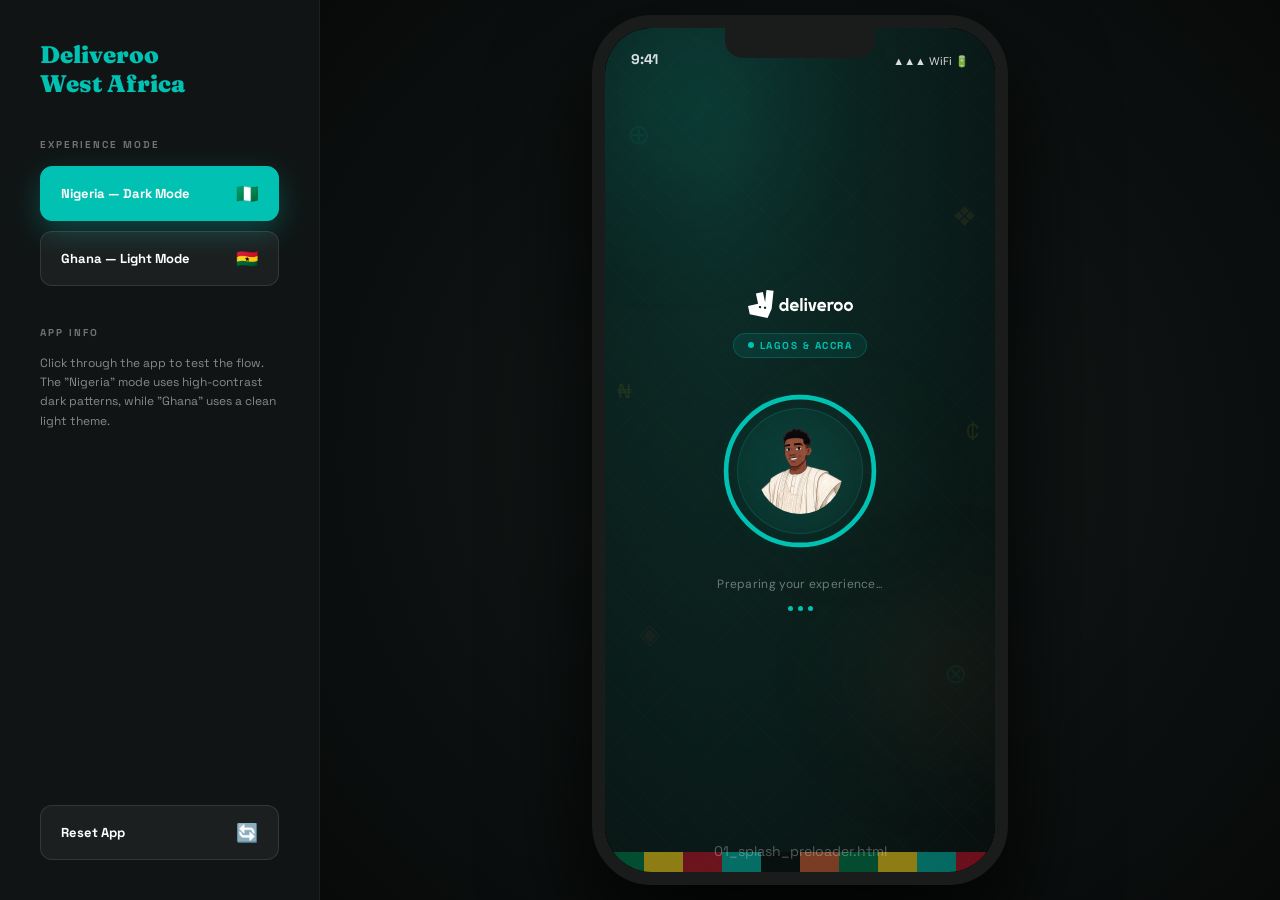
<file: index.html>
<!DOCTYPE html>
<html lang="en">
<head>
    <meta charset="UTF-8">
    <meta http-equiv="refresh" content="0; url=app prototype/Deliveroo_App.html">
    <title>Redirecting to Deliveroo App Prototype...</title>
    <script>
        window.location.replace("app prototype/Deliveroo_App.html");
    </script>
</head>
<body>
    <p>If you are not redirected automatically, please follow this <a href="app prototype/Deliveroo_App.html">link to the Deliveroo App Prototype</a>.</p>
</body>
</html>
</file>
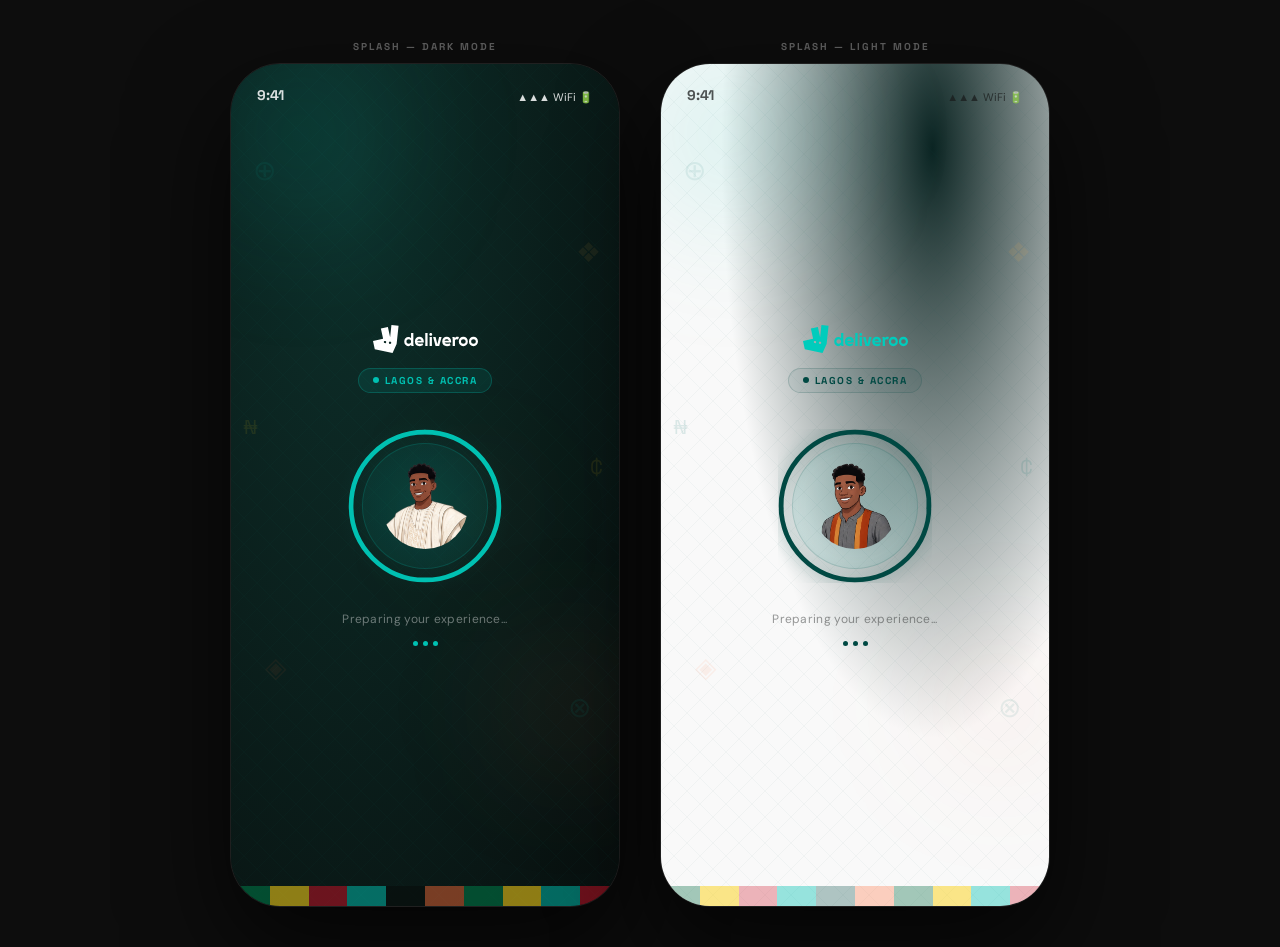
<file: app prototype/01_splash_preloader.html>
<!DOCTYPE html>
<html lang="en">
<head>
<meta charset="UTF-8"><meta name="viewport" content="width=device-width,initial-scale=1">
<title>01 – Splash & Preloader</title>
<link href="https://fonts.googleapis.com/css2?family=Fraunces:ital,opsz,wght@1,9..144,700;0,9..144,900&family=DM+Sans:wght@300;400;700&family=Space+Grotesk:wght@500;700&display=swap" rel="stylesheet">
<style>
*{margin:0;padding:0;box-sizing:border-box}
:root{--teal:#00C1B2;--teal-dark:#004943;--orange:#FF6B35;--amber:#FFB347;--ink:#1A1C1C;--cream:#F9F9F9}
body{background:#0d0d0d;display:flex;gap:40px;padding:40px;justify-content:center;flex-wrap:wrap;font-family:'DM Sans',sans-serif}
.col{display:flex;flex-direction:column;align-items:center;gap:10px}
.lbl{font-family:'Space Grotesk',sans-serif;font-size:10px;font-weight:700;letter-spacing:2px;text-transform:uppercase;color:rgba(255,255,255,.35)}
.phone{width:390px;height:844px;border-radius:50px;overflow:hidden;position:relative;flex-shrink:0;border:1.5px solid rgba(255,255,255,.08);box-shadow:0 40px 100px rgba(0,0,0,.7)}

/* STATUS BAR */
.sb{position:absolute;top:0;left:0;right:0;height:48px;display:flex;align-items:flex-end;justify-content:space-between;padding:0 26px 8px;z-index:20}
.sb-time{font-family:'Space Grotesk',sans-serif;font-size:14px;font-weight:700}
.sb-icons{display:flex;gap:4px;align-items:center;font-size:11px}

/* ──────────── DARK ──────────── */
.dark{width:100%;height:100%;background:radial-gradient(ellipse at 30% 15%,#0d2f2a 0%,#080f0e 100%);display:flex;flex-direction:column;align-items:center;justify-content:center;position:relative;overflow:hidden}
.dark .sb{color:rgba(255,255,255,.85)}
.dark::before{content:'';position:absolute;inset:0;background-image:repeating-linear-gradient(45deg,rgba(0,193,178,.025) 0,rgba(0,193,178,.025) 1px,transparent 0,transparent 50%),repeating-linear-gradient(-45deg,rgba(0,193,178,.025) 0,rgba(0,193,178,.025) 1px,transparent 0,transparent 50%);background-size:26px 26px;pointer-events:none}

/* blobs */
.blob{position:absolute;border-radius:50%;filter:blur(60px);pointer-events:none}
.b1{width:280px;height:280px;background:radial-gradient(circle,rgba(0,193,178,.18) 0%,transparent 70%);top:-70px;left:-70px;animation:bp 7s ease-in-out infinite alternate}
.b2{width:200px;height:200px;background:radial-gradient(circle,rgba(255,107,53,.12) 0%,transparent 70%);bottom:100px;right:-50px;animation:bp 9s ease-in-out infinite alternate-reverse}
.b3{width:140px;height:140px;background:radial-gradient(circle,rgba(255,179,71,.08) 0%,transparent 70%);top:45%;left:45%;animation:bp 11s ease-in-out infinite}
@keyframes bp{0%{transform:scale(1)}100%{transform:scale(1.3) translate(12px,-12px)}}

/* floating adinkra text symbols */
.sym{position:absolute;font-size:28px;pointer-events:none;animation:fsym 8s ease-in-out infinite}
@keyframes fsym{0%,100%{transform:translateY(0) rotate(0deg)}50%{transform:translateY(-10px) rotate(6deg)}}

/* orb */
.orb-wrap{position:relative;width:154px;height:154px;margin-bottom:28px;z-index:2}
.orb-svg{width:100%;height:100%;transform:rotate(-90deg)}
.orb-bg{fill:none;stroke:rgba(0,193,178,.1);stroke-width:3}
.orb-prog{fill:none;stroke:var(--teal);stroke-width:3;stroke-linecap:round;stroke-dasharray:301;animation:ospin 2.4s ease-in-out infinite}
@keyframes ospin{0%{stroke-dashoffset:280}50%{stroke-dashoffset:55}100%{stroke-dashoffset:280}}
.orb-inner{position:absolute;inset:14px;border-radius:50%;background:rgba(0,193,178,.07);border:1px solid rgba(0,193,178,.18);display:flex;align-items:center;justify-content:center;overflow:hidden}
.orb-roo{width:86px;height:86px;object-fit:cover;object-position:top;border-radius:50%;animation:rfloat 3s ease-in-out infinite}
@keyframes rfloat{0%,100%{transform:translateY(0)}50%{transform:translateY(-6px)}}
.orb-glow{position:absolute;inset:-12px;border-radius:50%;background:radial-gradient(circle,rgba(0,193,178,.13) 0%,transparent 70%);animation:gp 2s ease-in-out infinite}
@keyframes gp{0%,100%{transform:scale(1);opacity:.6}50%{transform:scale(1.18);opacity:1}}

/* logo + badge */
.splash-logo{z-index:2;margin-bottom:10px}
.splash-logo img{height:28px;filter:brightness(0) invert(1)}
.wa-badge{display:inline-flex;align-items:center;gap:6px;background:rgba(0,193,178,.1);border:1px solid rgba(0,193,178,.25);border-radius:20px;padding:5px 14px;font-family:'Space Grotesk',sans-serif;font-size:10px;font-weight:700;letter-spacing:1.5px;color:var(--teal);text-transform:uppercase;z-index:2;margin-bottom:36px}
.wa-dot{width:6px;height:6px;border-radius:50%;background:var(--teal);animation:wad 1.5s ease-in-out infinite}
@keyframes wad{0%,100%{opacity:1}50%{opacity:.25}}

/* loading */
.splash-load{z-index:2;display:flex;flex-direction:column;align-items:center;gap:14px}
.splash-txt{font-size:12px;color:rgba(255,255,255,.4);letter-spacing:.3px}
.dots{display:flex;gap:5px}
.dot{width:5px;height:5px;border-radius:50%;background:var(--teal);animation:db 1.2s ease-in-out infinite}
.dot:nth-child(2){animation-delay:.2s}.dot:nth-child(3){animation-delay:.4s}
@keyframes db{0%,80%,100%{transform:scale(.6);opacity:.4}40%{transform:scale(1);opacity:1}}

/* kente strip */
.kente{position:absolute;bottom:0;left:0;right:0;height:20px;display:flex}
.kb{flex:1;height:100%}

/* ──────────── LIGHT ──────────── */
.light{width:100%;height:100%;background:radial-gradient(ellipse at 70% 10%,rgba(0,193,178,.13) 0%,#f9f9f9 55%);display:flex;flex-direction:column;align-items:center;justify-content:center;position:relative;overflow:hidden}
.light .sb{color:rgba(26,28,28,.75)}
.light::before{content:'';position:absolute;inset:0;background-image:repeating-linear-gradient(45deg,rgba(0,73,67,.035) 0,rgba(0,73,67,.035) 1px,transparent 0,transparent 50%),repeating-linear-gradient(-45deg,rgba(0,73,67,.035) 0,rgba(0,73,67,.035) 1px,transparent 0,transparent 50%);background-size:26px 26px;pointer-events:none}
.light .orb-bg{stroke:rgba(0,73,67,.1)}
.light .orb-prog{stroke:#004943;filter:drop-shadow(0 0 6px rgba(0,73,67,.45))}
.light .orb-inner{background:rgba(0,193,178,.07);border-color:rgba(0,73,67,.15)}
.light .orb-glow{background:radial-gradient(circle,rgba(0,73,67,.1) 0%,transparent 70%)}
.light .splash-logo img{filter:none}
.light .wa-badge{background:rgba(0,73,67,.06);border-color:rgba(0,73,67,.18);color:#004943}
.light .wa-dot{background:#004943}
.light .dot{background:#004943}
.light .splash-txt{color:rgba(26,28,28,.45)}
</style>

<style id="mode-style">
    body.app-mode { 
        padding: 0 !important; 
        gap: 0 !important; 
        justify-content: flex-start !important; 
        overflow: hidden !important;
        background: #000 !important;
    }
    body.app-mode .col { display: none !important; width: 390px; height: 844px; }
    body.app-mode.nigeria .col:nth-of-type(1) { display: flex !important; }
    body.app-mode.ghana .col:nth-of-type(2) { display: flex !important; }
    body.app-mode .phone { 
        width: 390px !important; 
        height: 844px !important; 
        border-radius: 0 !important; 
        border: none !important; 
        box-shadow: none !important;
    }
    body.app-mode .lbl { display: none !important; }
</style>
<script>
    window.addEventListener('message', (e) => {
        if (e.data.type === 'setMode') {
            document.body.classList.add('app-mode');
            document.body.classList.remove('nigeria', 'ghana');
            document.body.classList.add(e.data.mode);
        }
    });
    // Default to app mode if inside iframe
    if (window.self !== window.top) {
        document.addEventListener('DOMContentLoaded', () => {
            document.body.classList.add('app-mode');
            let country = localStorage.getItem('deliveroo_country') || 'nigeria';
            document.body.classList.remove('nigeria', 'ghana');
            document.body.classList.add(country);
        });
    }
</script>


<style id="nav-fix-style">
    /* Force the navigation to stay at the bottom of the device frame */
    body.app-mode .bottom-nav-wrap {
        position: fixed !important;
        bottom: 25px !important;
        left: 0 !important;
        right: 0 !important;
        z-index: 10000 !important;
        width: 390px !important;
        margin: 0 auto !important;
        padding: 0 !important;
        display: flex !important;
        justify-content: center !important;
        pointer-events: none !important;
    }
    body.app-mode .bottom-nav {
        pointer-events: auto !important;
        transform: scale(0.95); /* Slight scale down to ensure fit */
    }
    /* Ensure the screen content doesn't get hidden behind the nav */
    body.app-mode .screen {
        padding-bottom: 100px !important;
        height: 844px !important;
        width: 390px !important;
    }
</style>

</head>
<body>

<!-- DARK -->
<div class="col">
  <div class="lbl">Splash — Dark Mode</div>
  <div class="phone">
    <div class="dark">
      <div class="sb"><span class="sb-time">9:41</span><div class="sb-icons">▲▲▲ WiFi 🔋</div></div>
      <div class="blob b1"></div><div class="blob b2"></div><div class="blob b3"></div>
      <!-- Adinkra floating symbols (cultural West Africa) -->
      <div class="sym" style="top:88px;left:22px;color:#00C1B2;opacity:.07;animation-delay:0s">⊕</div>
      <div class="sym" style="top:170px;right:18px;color:#FFB347;opacity:.07;animation-delay:1.5s">❖</div>
      <div class="sym" style="bottom:220px;left:34px;color:#FF6B35;opacity:.06;animation-delay:3s">◈</div>
      <div class="sym" style="bottom:180px;right:28px;color:#00C1B2;opacity:.07;animation-delay:4.5s">⊗</div>
      <!-- ₦ ₵ currency hints -->
      <div class="sym" style="top:350px;left:12px;font-size:20px;font-family:'Space Grotesk',sans-serif;color:#FCD116;opacity:.09;animation-delay:2s">₦</div>
      <div class="sym" style="top:390px;right:16px;font-size:20px;font-family:'Space Grotesk',sans-serif;color:#FCD116;opacity:.09;animation-delay:3.5s">₵</div>

      <div class="splash-logo"><img src="../assets/logo-teal.svg" alt="Deliveroo"></div>
      <div class="wa-badge"><div class="wa-dot"></div>Lagos &amp; Accra</div>

      <div class="orb-wrap">
        <div class="orb-glow"></div>
        <svg class="orb-svg" viewBox="0 0 100 100">
          <circle class="orb-bg" cx="50" cy="50" r="48"/>
          <circle class="orb-prog" cx="50" cy="50" r="48"/>
        </svg>
        <div class="orb-inner"><img class="orb-roo" src="../assets/roo-wears/Agbada.png" alt="Roo"></div>
      </div>

      <div class="splash-load">
        <span class="splash-txt">Preparing your experience...</span>
        <div class="dots"><div class="dot"></div><div class="dot"></div><div class="dot"></div></div>
      </div>

      <!-- Kente colour strip (🇳🇬 green + 🇬🇭 gold + red) -->
      <div class="kente">
        <div class="kb" style="background:#006B3F;opacity:.65"></div>
        <div class="kb" style="background:#FCD116;opacity:.55"></div>
        <div class="kb" style="background:#CE1126;opacity:.5"></div>
        <div class="kb" style="background:#00C1B2;opacity:.5"></div>
        <div class="kb" style="background:#080f0e;opacity:.8"></div>
        <div class="kb" style="background:#FF6B35;opacity:.45"></div>
        <div class="kb" style="background:#006B3F;opacity:.65"></div>
        <div class="kb" style="background:#FCD116;opacity:.55"></div>
        <div class="kb" style="background:#00C1B2;opacity:.5"></div>
        <div class="kb" style="background:#CE1126;opacity:.5"></div>
      </div>
    </div>
  </div>
</div>

<!-- LIGHT -->
<div class="col">
  <div class="lbl">Splash — Light Mode</div>
  <div class="phone">
    <div class="light">
      <div class="sb"><span class="sb-time">9:41</span><div class="sb-icons">▲▲▲ WiFi 🔋</div></div>
      <div class="blob b1" style="background:radial-gradient(circle,rgba(0,193,178,.18) 0%,transparent 70%)"></div>
      <div class="blob b2" style="background:radial-gradient(circle,rgba(255,107,53,.1) 0%,transparent 70%)"></div>
      <div class="sym" style="top:88px;left:22px;color:#006A62;opacity:.08;animation-delay:0s">⊕</div>
      <div class="sym" style="top:170px;right:18px;color:#FFB347;opacity:.1;animation-delay:1.5s">❖</div>
      <div class="sym" style="bottom:220px;left:34px;color:#FF6B35;opacity:.08;animation-delay:3s">◈</div>
      <div class="sym" style="bottom:180px;right:28px;color:#006A62;opacity:.08;animation-delay:4.5s">⊗</div>
      <div class="sym" style="top:350px;left:12px;font-size:20px;font-family:'Space Grotesk',sans-serif;color:#006A62;opacity:.12;animation-delay:2s">₦</div>
      <div class="sym" style="top:390px;right:16px;font-size:20px;font-family:'Space Grotesk',sans-serif;color:#006A62;opacity:.12;animation-delay:3.5s">₵</div>

      <div class="splash-logo"><img src="../assets/logo-teal.svg" alt="Deliveroo"></div>
      <div class="wa-badge"><div class="wa-dot"></div>Lagos &amp; Accra</div>

      <div class="orb-wrap">
        <div class="orb-glow"></div>
        <svg class="orb-svg" viewBox="0 0 100 100">
          <circle class="orb-bg" cx="50" cy="50" r="48"/>
          <circle class="orb-prog" cx="50" cy="50" r="48"/>
        </svg>
        <div class="orb-inner"><img class="orb-roo" src="../assets/roo-wears/Kaftan.png" alt="Roo"></div>
      </div>

      <div class="splash-load">
        <span class="splash-txt">Preparing your experience...</span>
        <div class="dots"><div class="dot"></div><div class="dot"></div><div class="dot"></div></div>
      </div>

      <div class="kente">
        <div class="kb" style="background:#006B3F;opacity:.35"></div>
        <div class="kb" style="background:#FCD116;opacity:.5"></div>
        <div class="kb" style="background:#CE1126;opacity:.3"></div>
        <div class="kb" style="background:#00C1B2;opacity:.4"></div>
        <div class="kb" style="background:#004943;opacity:.3"></div>
        <div class="kb" style="background:#FF6B35;opacity:.3"></div>
        <div class="kb" style="background:#006B3F;opacity:.35"></div>
        <div class="kb" style="background:#FCD116;opacity:.5"></div>
        <div class="kb" style="background:#00C1B2;opacity:.4"></div>
        <div class="kb" style="background:#CE1126;opacity:.3"></div>
      </div>
    </div>
  </div>
</div>


<script>
    document.addEventListener('DOMContentLoaded', () => {
        const navigate = (file) => {
            window.parent.postMessage({ type: 'navigate', file: file }, '*');
        };

        // Navigation Mappings
        const selectors = [
            { sel: '.auth-btn, .verify-btn, .otp-input', to: '03_home_feed.html' },
            { sel: '.rest-card, .trending-item', to: '05_restaurant_menu.html' },
            { sel: '.dish-card, .menu-item', to: '06_item_customization.html' },
            { sel: '.add-cart', to: '07_cart_checkout.html' },
            { sel: '.checkout-btn', to: '08_live_tracking.html' },
            { sel: '.roo-fab, .chat-btn', to: '10_roo_chat.html' },
            { sel: '.nav-item:nth-child(1)', to: '03_home_feed.html' },
            { sel: '.nav-item:nth-child(2)', to: '04_search_explore.html' },
            { sel: '.nav-item:nth-child(3)', to: '08_live_tracking.html' },
            { sel: '.nav-item:nth-child(4)', to: '12_profile_settings.html' },
            { sel: '.back-btn', to: '03_home_feed.html' }
        ];

        selectors.forEach(item => {
            document.querySelectorAll(item.sel).forEach(el => {
                el.style.cursor = 'pointer';
                el.addEventListener('click', (e) => {
                    e.preventDefault();
                    navigate(item.to);
                });
            });
        });
    });
</script>

</body>
</html>
</file>
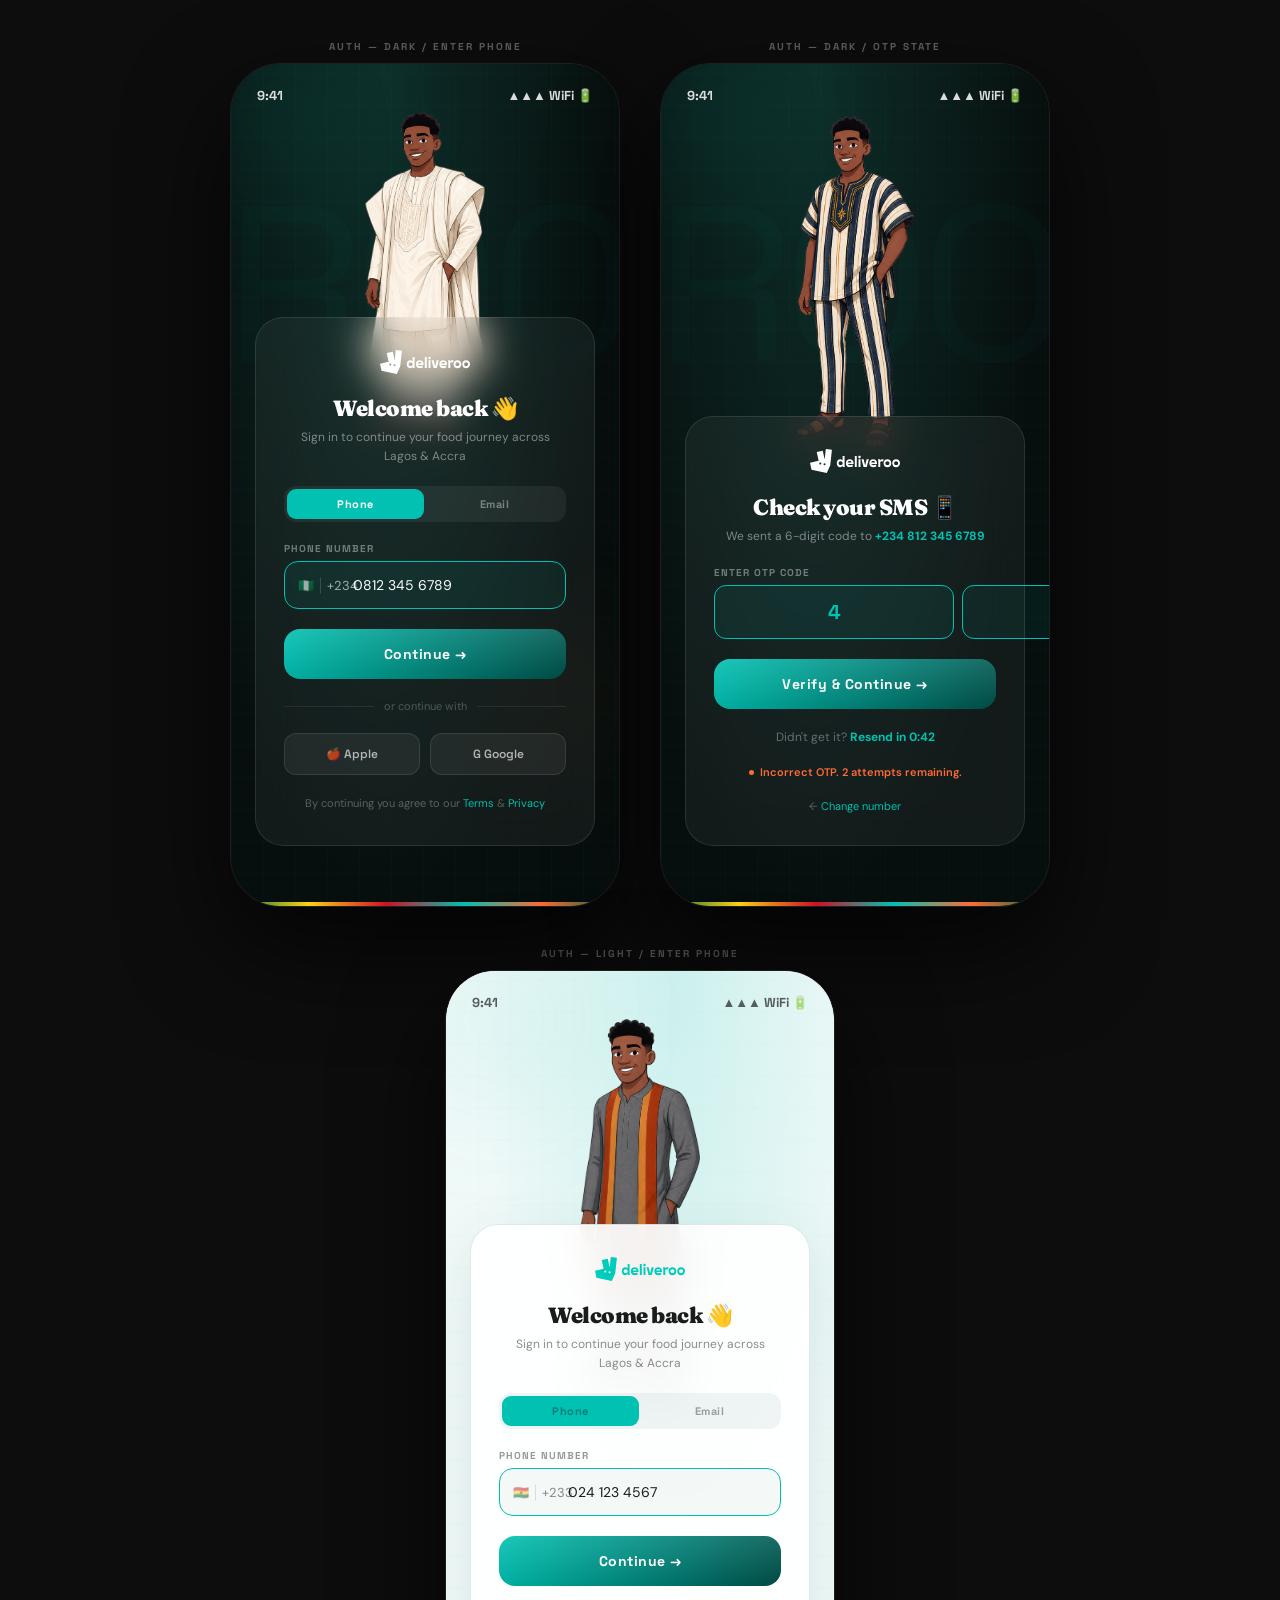
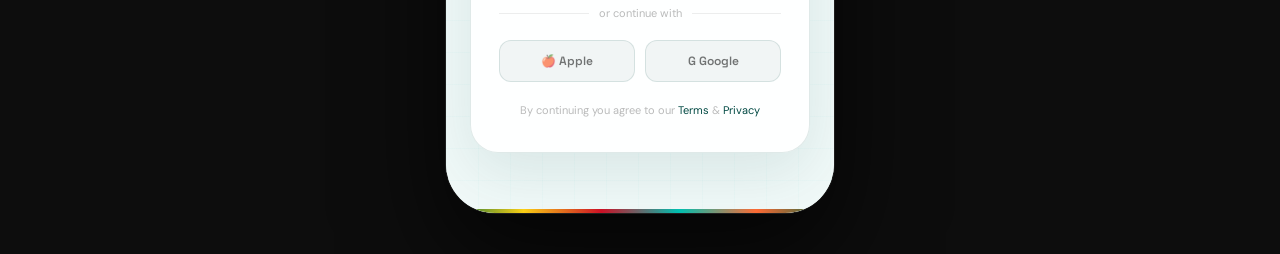
<file: app prototype/02_authentication.html>
<!DOCTYPE html>
<html lang="en">
<head>
<meta charset="UTF-8"><meta name="viewport" content="width=device-width,initial-scale=1">
<title>02 – Authentication / Gatekeeper</title>
<link href="https://fonts.googleapis.com/css2?family=Fraunces:ital,opsz,wght@1,9..144,700;0,9..144,900&family=DM+Sans:wght@300;400;700&family=Space+Grotesk:wght@500;700&display=swap" rel="stylesheet">
<style>
*{margin:0;padding:0;box-sizing:border-box}
:root{--teal:#00C1B2;--teal-dark:#004943;--orange:#FF6B35;--ink:#1A1C1C;--cream:#F9F9F9}
body{background:#0d0d0d;display:flex;gap:40px;padding:40px;justify-content:center;flex-wrap:wrap;font-family:'DM Sans',sans-serif}
.col{display:flex;flex-direction:column;align-items:center;gap:10px}
.lbl{font-family:'Space Grotesk',sans-serif;font-size:10px;font-weight:700;letter-spacing:2px;text-transform:uppercase;color:rgba(255,255,255,.35)}
.phone{width:390px;height:844px;border-radius:50px;overflow:hidden;position:relative;flex-shrink:0;border:1.5px solid rgba(255,255,255,.08);box-shadow:0 40px 100px rgba(0,0,0,.7)}

.sb{position:absolute;top:0;left:0;right:0;height:48px;display:flex;align-items:flex-end;justify-content:space-between;padding:0 26px 8px;z-index:20;font-family:'Space Grotesk',sans-serif;font-size:13px;font-weight:700}

/* ── DARK ── */
.dark-auth{width:100%;height:100%;position:relative;overflow:hidden;display:flex;flex-direction:column;align-items:center;justify-content:flex-end;padding-bottom:60px}
/* Cultural pattern BG */
.auth-bg{position:absolute;inset:0;background:radial-gradient(ellipse at 40% 0%,#0e2e29 0%,#070f0e 70%)}
.auth-bg::before{content:'';position:absolute;inset:0;background-image:repeating-linear-gradient(0deg,rgba(0,193,178,.025) 0,rgba(0,193,178,.025) 1px,transparent 0,transparent 32px),repeating-linear-gradient(90deg,rgba(0,193,178,.025) 0,rgba(0,193,178,.025) 1px,transparent 0,transparent 32px);pointer-events:none}
/* Adinkra large watermark */
.auth-watermark{position:absolute;top:80px;left:50%;transform:translateX(-50%);font-size:220px;opacity:.025;color:#00C1B2;pointer-events:none;font-family:'Space Grotesk',sans-serif;white-space:nowrap;letter-spacing:-10px}
/* Blobs */
.blob{position:absolute;border-radius:50%;filter:blur(60px);pointer-events:none}
/* Roo peek from top */
.roo-peek{position:absolute;top:48px;left:50%;transform:translateX(-50%);width:120px;z-index:5;animation:peek 4s ease-in-out infinite}
@keyframes peek{0%,100%{transform:translateX(-50%) translateY(0)}50%{transform:translateX(-50%) translateY(-8px)}}

/* Frosted glass card */
.glass-card{position:relative;z-index:10;width:340px;background:rgba(255,255,255,.05);backdrop-filter:blur(20px);-webkit-backdrop-filter:blur(20px);border:1px solid rgba(255,255,255,.1);border-radius:28px;padding:32px 28px;display:flex;flex-direction:column;gap:20px}
.card-logo{display:flex;justify-content:center}
.card-logo img{height:24px;filter:brightness(0) invert(1)}
.card-title{font-family:'Fraunces',Georgia,serif;font-size:22px;font-weight:900;color:#fff;text-align:center;letter-spacing:-.5px}
.card-sub{font-size:12px;color:rgba(255,255,255,.45);text-align:center;line-height:1.6}

/* OTP state tabs */
.auth-tabs{display:flex;background:rgba(255,255,255,.06);border-radius:12px;padding:3px;gap:2px}
.tab{flex:1;text-align:center;padding:8px 4px;border-radius:9px;font-family:'Space Grotesk',sans-serif;font-size:11px;font-weight:700;color:rgba(255,255,255,.4);cursor:pointer;letter-spacing:.5px}
.tab.active{background:var(--teal);color:#fff}

/* Inputs */
.input-group{display:flex;flex-direction:column;gap:6px}
.input-label{font-family:'Space Grotesk',sans-serif;font-size:10px;font-weight:700;letter-spacing:1px;color:rgba(255,255,255,.4);text-transform:uppercase}
.auth-input{background:rgba(255,255,255,.07);border:1.5px solid rgba(255,255,255,.12);border-radius:14px;padding:14px 16px;font-family:'DM Sans',sans-serif;font-size:14px;color:#fff;outline:none;width:100%;transition:border-color .2s}
.auth-input.focused{border-color:var(--teal);background:rgba(0,193,178,.07)}
.auth-input::placeholder{color:rgba(255,255,255,.25)}
.auth-input.error{border-color:#FF6B35;animation:shake .4s ease}
@keyframes shake{0%,100%{transform:translateX(0)}20%{transform:translateX(-6px)}40%{transform:translateX(6px)}60%{transform:translateX(-4px)}80%{transform:translateX(4px)}}

/* Phone flag prefix */
.phone-wrap{position:relative}
.flag-prefix{position:absolute;left:14px;top:50%;transform:translateY(-50%);display:flex;align-items:center;gap:6px;font-size:13px;color:rgba(255,255,255,.6)}
.phone-input{padding-left:68px!important}
.divider-v{width:1px;height:16px;background:rgba(255,255,255,.15)}

/* OTP boxes */
.otp-row{display:flex;gap:8px}
.otp-box{flex:1;height:54px;background:rgba(255,255,255,.07);border:1.5px solid rgba(255,255,255,.12);border-radius:12px;text-align:center;font-family:'Space Grotesk',sans-serif;font-size:20px;font-weight:700;color:#fff;outline:none}
.otp-box.filled{border-color:var(--teal);background:rgba(0,193,178,.08);color:var(--teal)}

/* CTA button */
.auth-btn{width:100%;padding:16px;background:linear-gradient(135deg,var(--teal) 0%,var(--teal-dark) 100%);border:none;border-radius:16px;font-family:'Space Grotesk',sans-serif;font-size:14px;font-weight:700;color:#fff;letter-spacing:.5px;cursor:pointer;transition:opacity .2s;position:relative;overflow:hidden}
.auth-btn::after{content:'';position:absolute;inset:0;background:linear-gradient(to bottom,rgba(255,255,255,.1),transparent)}
.auth-divider{display:flex;align-items:center;gap:10px}
.auth-divider span{font-size:11px;color:rgba(255,255,255,.25);white-space:nowrap}
.auth-divider-line{flex:1;height:1px;background:rgba(255,255,255,.08)}

/* Social buttons */
.social-row{display:flex;gap:10px}
.soc-btn{flex:1;padding:12px;background:rgba(255,255,255,.06);border:1px solid rgba(255,255,255,.1);border-radius:12px;display:flex;align-items:center;justify-content:center;gap:8px;font-family:'Space Grotesk',sans-serif;font-size:12px;font-weight:600;color:rgba(255,255,255,.65);cursor:pointer}

/* Error msg */
.err-msg{display:flex;align-items:center;gap:6px;color:#FF6B35;font-size:11px;font-weight:600}
.err-dot{width:5px;height:5px;border-radius:50%;background:#FF6B35;flex-shrink:0}

/* Cultural bottom kente */
.kente-auth{position:absolute;bottom:0;left:0;right:0;height:4px;background:linear-gradient(90deg,#006B3F 0%,#FCD116 20%,#CE1126 40%,#00C1B2 60%,#FF6B35 80%,#006B3F 100%)}

/* ── LIGHT ── */
.light-auth{background:#f0f9f8}
.light-auth .auth-bg{background:radial-gradient(ellipse at 60% 0%,rgba(0,193,178,.15) 0%,#f0f9f8 60%)}
.light-auth .glass-card{background:rgba(255,255,255,.88);border-color:rgba(0,73,67,.12);box-shadow:0 20px 60px rgba(0,73,67,.1)}
.light-auth .card-logo img{filter:none}
.light-auth .card-title{color:var(--ink)}
.light-auth .card-sub{color:rgba(26,28,28,.5)}
.light-auth .auth-tabs{background:rgba(0,73,67,.06)}
.light-auth .tab{color:rgba(26,28,28,.4)}
.light-auth .input-label{color:rgba(26,28,28,.45)}
.light-auth .auth-input{background:rgba(0,73,67,.04);border-color:rgba(0,73,67,.12);color:var(--ink)}
.light-auth .auth-input::placeholder{color:rgba(26,28,28,.3)}
.light-auth .auth-input.focused{border-color:var(--teal);background:rgba(0,193,178,.06)}
.light-auth .flag-prefix{color:rgba(26,28,28,.5)}
.light-auth .divider-v{background:rgba(26,28,28,.12)}
.light-auth .otp-box{background:rgba(0,73,67,.04);border-color:rgba(0,73,67,.12);color:var(--ink)}
.light-auth .auth-divider span{color:rgba(26,28,28,.3)}
.light-auth .auth-divider-line{background:rgba(26,28,28,.08)}
.light-auth .soc-btn{background:rgba(0,73,67,.05);border-color:rgba(0,73,67,.12);color:rgba(26,28,28,.6)}
.light-auth .sb{color:rgba(26,28,28,.7)}
.light-auth .auth-watermark{color:var(--teal-dark);opacity:.03}
</style>

<style id="mode-style">
    body.app-mode { 
        padding: 0 !important; 
        gap: 0 !important; 
        justify-content: flex-start !important; 
        overflow: hidden !important;
        background: #000 !important;
    }
    body.app-mode .col { display: none !important; width: 390px; height: 844px; }
    body.app-mode.nigeria .col:nth-of-type(1) { display: flex !important; }
    body.app-mode.ghana .col:nth-of-type(3) { display: flex !important; }
    body.app-mode .phone { 
        width: 390px !important; 
        height: 844px !important; 
        border-radius: 0 !important; 
        border: none !important; 
        box-shadow: none !important;
    }
    body.app-mode .lbl { display: none !important; }
</style>
<script>
    window.addEventListener('message', (e) => {
        if (e.data.type === 'setMode') {
            document.body.classList.add('app-mode');
            document.body.classList.remove('nigeria', 'ghana');
            document.body.classList.add(e.data.mode);
        }
    });
    // Default to app mode if inside iframe
    if (window.self !== window.top) {
        document.addEventListener('DOMContentLoaded', () => {
            document.body.classList.add('app-mode');
            let country = localStorage.getItem('deliveroo_country') || 'nigeria';
            document.body.classList.remove('nigeria', 'ghana');
            document.body.classList.add(country);
        });
    }
</script>


<style id="nav-fix-style">
    /* Force the navigation to stay at the bottom of the device frame */
    body.app-mode .bottom-nav-wrap {
        position: fixed !important;
        bottom: 25px !important;
        left: 0 !important;
        right: 0 !important;
        z-index: 10000 !important;
        width: 390px !important;
        margin: 0 auto !important;
        padding: 0 !important;
        display: flex !important;
        justify-content: center !important;
        pointer-events: none !important;
    }
    body.app-mode .bottom-nav {
        pointer-events: auto !important;
        transform: scale(0.95); /* Slight scale down to ensure fit */
    }
    /* Ensure the screen content doesn't get hidden behind the nav */
    body.app-mode .screen {
        padding-bottom: 100px !important;
        height: 844px !important;
        width: 390px !important;
    }
</style>

</head>
<body>

<!-- ── DARK – Phone+OTP state ── -->
<div class="col">
  <div class="lbl">Auth — Dark / Enter Phone</div>
  <div class="phone">
    <div class="dark-auth">
      <div class="auth-bg"></div>
      <div class="sb" style="color:rgba(255,255,255,.85)"><span>9:41</span><span>▲▲▲ WiFi 🔋</span></div>
      <div class="auth-watermark">ROO</div>
      <!-- blobs -->
      <div class="blob" style="width:220px;height:220px;background:radial-gradient(circle,rgba(0,193,178,.16) 0%,transparent 70%);top:-60px;left:-60px"></div>
      <div class="blob" style="width:180px;height:180px;background:radial-gradient(circle,rgba(255,107,53,.1) 0%,transparent 70%);bottom:120px;right:-50px"></div>

      <!-- Roo peeks from top above card -->
      <div class="roo-peek">
        <img src="../assets/roo-wears/Agbada.png" alt="Roo" style="width:100%">
      </div>

      <div class="glass-card">
        <div class="card-logo"><img src="../assets/logo-teal.svg" alt="Deliveroo"></div>
        <div>
          <div class="card-title">Welcome back 👋</div>
          <div class="card-sub" style="margin-top:6px">Sign in to continue your food journey across Lagos & Accra</div>
        </div>

        <div class="auth-tabs">
          <div class="tab active">Phone</div>
          <div class="tab">Email</div>
        </div>

        <div class="input-group">
          <div class="input-label">Phone Number</div>
          <div class="phone-wrap">
            <div class="flag-prefix">🇳🇬 <div class="divider-v"></div> +234</div>
            <input class="auth-input phone-input focused" placeholder="080 0000 0000" value="0812 345 6789">
          </div>
        </div>

        <button class="auth-btn">Continue →</button>

        <div class="auth-divider">
          <div class="auth-divider-line"></div>
          <span>or continue with</span>
          <div class="auth-divider-line"></div>
        </div>
        <div class="social-row">
          <div class="soc-btn">🍎 Apple</div>
          <div class="soc-btn">G Google</div>
        </div>
        <div style="text-align:center;font-size:11px;color:rgba(255,255,255,.3);line-height:1.6">By continuing you agree to our <span style="color:var(--teal)">Terms</span> & <span style="color:var(--teal)">Privacy</span></div>
      </div>
      <div class="kente-auth"></div>
    </div>
  </div>
</div>

<!-- ── DARK – OTP verification state ── -->
<div class="col">
  <div class="lbl">Auth — Dark / OTP State</div>
  <div class="phone">
    <div class="dark-auth">
      <div class="auth-bg"></div>
      <div class="sb" style="color:rgba(255,255,255,.85)"><span>9:41</span><span>▲▲▲ WiFi 🔋</span></div>
      <div class="auth-watermark">ROO</div>
      <div class="blob" style="width:220px;height:220px;background:radial-gradient(circle,rgba(0,193,178,.16) 0%,transparent 70%);top:-60px;left:-60px"></div>
      <div class="roo-peek" style="top:52px">
        <img src="../assets/roo-wears/Native.png" alt="Roo" style="width:100%">
      </div>

      <div class="glass-card">
        <div class="card-logo"><img src="../assets/logo-teal.svg" alt="Deliveroo"></div>
        <div>
          <div class="card-title">Check your SMS 📱</div>
          <div class="card-sub" style="margin-top:6px">We sent a 6-digit code to <span style="color:var(--teal);font-weight:700">+234 812 345 6789</span></div>
        </div>

        <div class="input-group">
          <div class="input-label">Enter OTP Code</div>
          <div class="otp-row">
            <input class="otp-box filled" value="4" maxlength="1">
            <input class="otp-box filled" value="7" maxlength="1">
            <input class="otp-box filled" value="2" maxlength="1">
            <input class="otp-box" placeholder="–" maxlength="1">
            <input class="otp-box" placeholder="–" maxlength="1">
            <input class="otp-box" placeholder="–" maxlength="1">
          </div>
        </div>

        <button class="auth-btn">Verify &amp; Continue →</button>

        <div style="text-align:center;font-size:12px;color:rgba(255,255,255,.35)">Didn't get it? <span style="color:var(--teal);font-weight:700;cursor:pointer">Resend in 0:42</span></div>

        <!-- Error state hint -->
        <div class="err-msg" style="justify-content:center">
          <div class="err-dot"></div>
          Incorrect OTP. 2 attempts remaining.
        </div>

        <div style="text-align:center;font-size:11px;color:rgba(255,255,255,.3)">← <span style="color:var(--teal);cursor:pointer">Change number</span></div>
      </div>
      <div class="kente-auth"></div>
    </div>
  </div>
</div>

<!-- ── LIGHT – Phone state ── -->
<div class="col">
  <div class="lbl">Auth — Light / Enter Phone</div>
  <div class="phone">
    <div class="dark-auth light-auth">
      <div class="auth-bg"></div>
      <div class="sb"><span>9:41</span><span style="color:rgba(26,28,28,.7)">▲▲▲ WiFi 🔋</span></div>
      <div class="auth-watermark"></div>
      <div class="blob" style="width:220px;height:220px;background:radial-gradient(circle,rgba(0,193,178,.14) 0%,transparent 70%);top:-60px;left:-60px"></div>
      <div class="roo-peek">
        <img src="../assets/roo-wears/Kaftan.png" alt="Roo" style="width:100%">
      </div>

      <div class="glass-card" style="background:rgba(255,255,255,.92);border-color:rgba(0,73,67,.12);box-shadow:0 20px 60px rgba(0,73,67,.1)">
        <div class="card-logo"><img src="../assets/logo-teal.svg" alt="Deliveroo" style="filter:none"></div>
        <div>
          <div class="card-title" style="color:#1A1C1C">Welcome back 👋</div>
          <div class="card-sub" style="color:rgba(26,28,28,.5);margin-top:6px">Sign in to continue your food journey across Lagos & Accra</div>
        </div>

        <div class="auth-tabs" style="background:rgba(0,73,67,.06)">
          <div class="tab active">Phone</div>
          <div class="tab" style="color:rgba(26,28,28,.4)">Email</div>
        </div>

        <div class="input-group">
          <div class="input-label" style="color:rgba(26,28,28,.45)">Phone Number</div>
          <div class="phone-wrap">
            <div class="flag-prefix" style="color:rgba(26,28,28,.5)">🇬🇭 <div class="divider-v" style="background:rgba(26,28,28,.12)"></div> +233</div>
            <input class="auth-input phone-input" style="background:rgba(0,73,67,.04);border-color:var(--teal);color:#1A1C1C" placeholder="024 000 0000" value="024 123 4567">
          </div>
        </div>

        <button class="auth-btn">Continue →</button>

        <div class="auth-divider">
          <div class="auth-divider-line" style="background:rgba(26,28,28,.08)"></div>
          <span style="color:rgba(26,28,28,.3);font-size:11px">or continue with</span>
          <div class="auth-divider-line" style="background:rgba(26,28,28,.08)"></div>
        </div>
        <div class="social-row">
          <div class="soc-btn" style="background:rgba(0,73,67,.05);border-color:rgba(0,73,67,.12);color:rgba(26,28,28,.6)">🍎 Apple</div>
          <div class="soc-btn" style="background:rgba(0,73,67,.05);border-color:rgba(0,73,67,.12);color:rgba(26,28,28,.6)">G Google</div>
        </div>
        <div style="text-align:center;font-size:11px;color:rgba(26,28,28,.3);line-height:1.6">By continuing you agree to our <span style="color:var(--teal-dark)">Terms</span> & <span style="color:var(--teal-dark)">Privacy</span></div>
      </div>
      <div class="kente-auth"></div>
    </div>
  </div>
</div>


<script>
    document.addEventListener('DOMContentLoaded', () => {
        const navigate = (file) => {
            window.parent.postMessage({ type: 'navigate', file: file }, '*');
        };

        // Navigation Mappings
        const selectors = [
            { sel: '.auth-btn, .verify-btn, .otp-input', to: '03_home_feed.html' },
            { sel: '.rest-card, .trending-item', to: '05_restaurant_menu.html' },
            { sel: '.dish-card, .menu-item', to: '06_item_customization.html' },
            { sel: '.add-cart', to: '07_cart_checkout.html' },
            { sel: '.checkout-btn', to: '08_live_tracking.html' },
            { sel: '.roo-fab, .chat-btn', to: '10_roo_chat.html' },
            { sel: '.nav-item:nth-child(1)', to: '03_home_feed.html' },
            { sel: '.nav-item:nth-child(2)', to: '04_search_explore.html' },
            { sel: '.nav-item:nth-child(3)', to: '08_live_tracking.html' },
            { sel: '.nav-item:nth-child(4)', to: '12_profile_settings.html' },
            { sel: '.back-btn', to: '03_home_feed.html' }
        ];

        selectors.forEach(item => {
            document.querySelectorAll(item.sel).forEach(el => {
                el.style.cursor = 'pointer';
                el.addEventListener('click', (e) => {
                    e.preventDefault();
                    navigate(item.to);
                });
            });
        });
    });
</script>

</body>
</html>
</file>
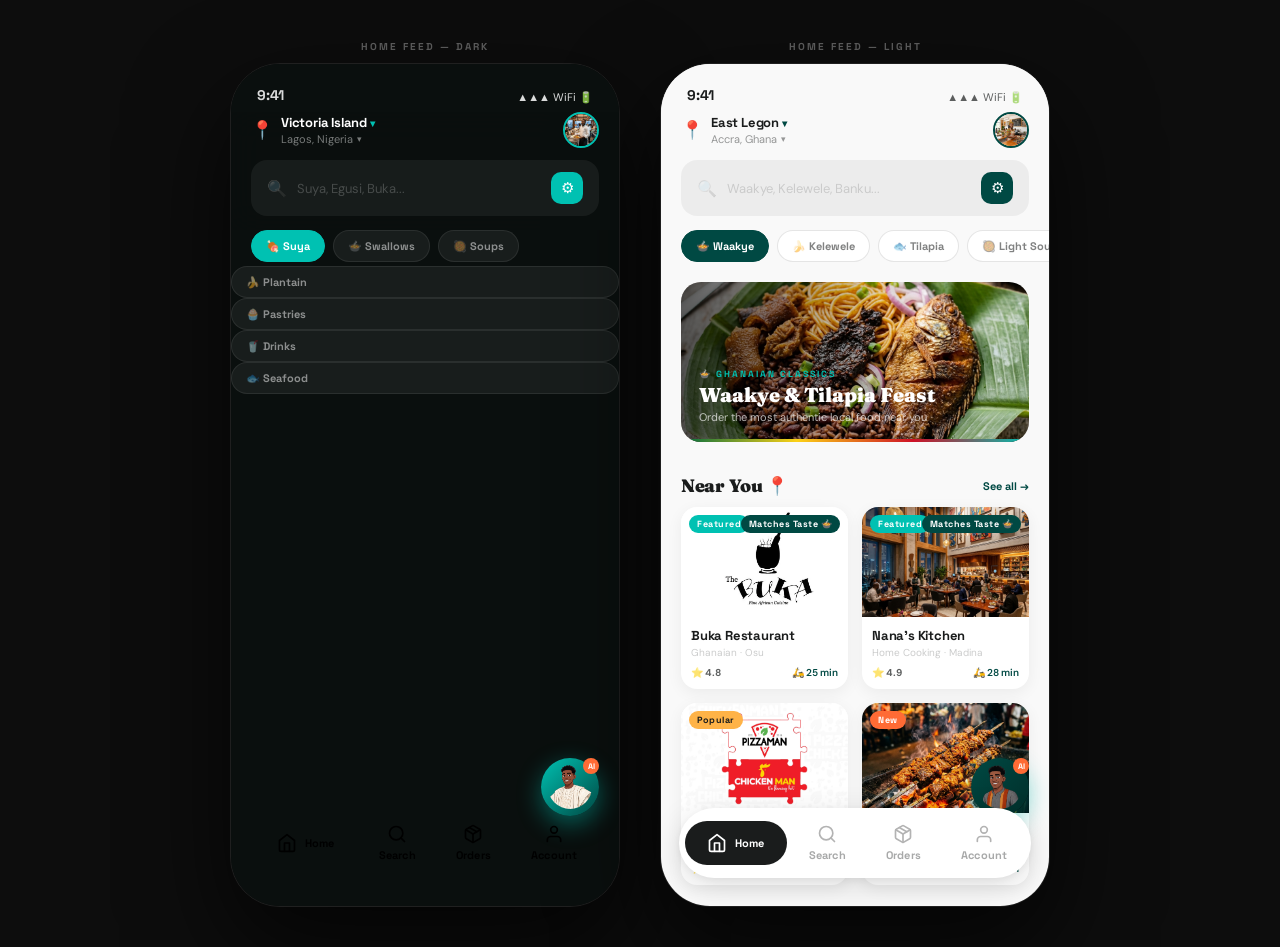
<file: app prototype/03_home_feed.html>
<!DOCTYPE html>
<html lang="en">
<head>
<meta charset="UTF-8"><meta name="viewport" content="width=device-width,initial-scale=1">
<title>03 – Home Feed</title>
<link href="https://fonts.googleapis.com/css2?family=Fraunces:ital,opsz,wght@1,9..144,700;0,9..144,900&family=DM+Sans:wght@300;400;700&family=Space+Grotesk:wght@500;700&display=swap" rel="stylesheet">
<style>
*{margin:0;padding:0;box-sizing:border-box}
:root{--teal:#00C1B2;--teal-dark:#004943;--orange:#FF6B35;--amber:#FFB347;--ink:#1A1C1C;--cream:#F9F9F9}
body{background:#0d0d0d;display:flex;gap:40px;padding:40px;justify-content:center;flex-wrap:wrap;font-family:'DM Sans',sans-serif}
.col{display:flex;flex-direction:column;align-items:center;gap:10px}
.lbl{font-family:'Space Grotesk',sans-serif;font-size:10px;font-weight:700;letter-spacing:2px;text-transform:uppercase;color:rgba(255,255,255,.35)}
.phone{width:390px;height:844px;border-radius:50px;overflow:hidden;position:relative;flex-shrink:0;border:1.5px solid rgba(255,255,255,.08);box-shadow:0 40px 100px rgba(0,0,0,.7)}

/* Shared inner scroll */
.screen{width:100%;height:100%;overflow-y:auto;overflow-x:hidden;position:relative;scrollbar-width:none}
.screen::-webkit-scrollbar{display:none}

/* Status bar */
.sb{height:48px;display:flex;align-items:flex-end;justify-content:space-between;padding:0 26px 8px;position:sticky;top:0;z-index:50;flex-shrink:0}
.sb-time{font-family:'Space Grotesk',sans-serif;font-size:14px;font-weight:700}
.sb-icons{display:flex;gap:4px;align-items:center;font-size:11px}

/* ── HEADER ── */
.home-header{padding:0 20px 14px;position:sticky;top:48px;z-index:40;backdrop-filter:blur(16px);-webkit-backdrop-filter:blur(16px)}
.loc-row{display:flex;align-items:center;justify-content:space-between}
.loc-left{display:flex;align-items:center;gap:8px}
.loc-pin{font-size:18px}
.loc-area{font-family:'Space Grotesk',sans-serif;font-size:13px;font-weight:700;letter-spacing:-.2px}
.loc-city{font-size:11px;display:flex;align-items:center;gap:4px;margin-top:1px}
.loc-drop{font-size:9px}
.loc-avatar{width:36px;height:36px;border-radius:50%;overflow:hidden;border:2px solid var(--teal)}
.loc-avatar img{width:100%;height:100%;object-fit:cover}

/* Search bar */
.search-bar{display:flex;align-items:center;gap:10px;border-radius:16px;padding:12px 16px;margin-top:12px}
.search-icon{font-size:16px;opacity:.5}
.search-ph{font-size:13px;opacity:.45;flex:1}
.search-filter{width:32px;height:32px;border-radius:10px;display:flex;align-items:center;justify-content:center;font-size:15px}

/* Category chips */
.cat-scroll{display:flex;gap:8px;overflow-x:auto;padding:0 20px 4px;scrollbar-width:none;flex-shrink:0}
.cat-scroll::-webkit-scrollbar{display:none}
.chip{display:flex;align-items:center;gap:6px;padding:8px 14px;border-radius:20px;font-family:'Space Grotesk',sans-serif;font-size:11px;font-weight:700;white-space:nowrap;cursor:pointer;flex-shrink:0;border:1.5px solid transparent}
.chip.active{background:var(--teal);color:#fff;border-color:var(--teal)}

/* Banner hero */
.banner{margin:16px 20px;border-radius:20px;overflow:hidden;position:relative;height:160px}
.banner img{width:100%;height:100%;object-fit:cover}
.banner-overlay{position:absolute;inset:0;background:linear-gradient(to right,rgba(0,0,0,.65) 0%,transparent 70%);display:flex;flex-direction:column;justify-content:flex-end;padding:18px 18px}
.banner-eyebrow{font-family:'Space Grotesk',sans-serif;font-size:9px;font-weight:700;letter-spacing:2px;text-transform:uppercase;color:var(--teal);margin-bottom:4px}
.banner-title{font-family:'Fraunces',Georgia,serif;font-size:20px;font-weight:900;color:#fff;line-height:1.1}
.banner-sub{font-size:11px;color:rgba(255,255,255,.7);margin-top:4px}
.banner-kente{position:absolute;bottom:0;left:0;right:0;height:3px;background:linear-gradient(90deg,#006B3F,#FCD116,#CE1126,#00C1B2)}

/* Section title row */
.sec-row{display:flex;align-items:center;justify-content:space-between;padding:16px 20px 10px}
.sec-title{font-family:'Fraunces',Georgia,serif;font-size:18px;font-weight:900;letter-spacing:-.3px}
.sec-link{font-family:'Space Grotesk',sans-serif;font-size:11px;font-weight:700;color:var(--teal)}

/* Restaurant grid */
.rest-grid{display:grid;grid-template-columns:1fr 1fr;gap:14px;padding:0 20px}
.rest-card{border-radius:16px;overflow:hidden;cursor:pointer}
.rest-img{height:110px;position:relative;overflow:hidden}
.rest-img img{width:100%;height:100%;object-fit:cover;transition:transform .3s}
.rest-badge-pill{position:absolute;top:8px;left:8px;padding:3px 8px;border-radius:10px;font-family:'Space Grotesk',sans-serif;font-size:9px;font-weight:700;letter-spacing:.5px}
.badge-feat{background:var(--teal);color:#fff}
.badge-pop{background:var(--amber);color:#1A1C1C}
.badge-new{background:var(--orange);color:#fff}
.rest-body{padding:10px}
.rest-name{font-family:'Space Grotesk',sans-serif;font-size:13px;font-weight:700;letter-spacing:-.2px}
.rest-meta{font-size:10px;opacity:.5;margin-top:2px;line-height:1.4}
.rest-foot{display:flex;align-items:center;justify-content:space-between;margin-top:6px}
.rest-rating{font-size:10px;font-weight:700}
.rest-eta{font-size:10px;font-weight:600;color:var(--teal)}

/* Roo FAB */
.roo-fab{position:absolute;bottom:90px;right:20px;width:58px;height:58px;border-radius:50%;background:linear-gradient(135deg,var(--teal) 0%,var(--teal-dark) 100%);display:flex;align-items:center;justify-content:center;box-shadow:0 8px 24px rgba(0,193,178,.45);z-index:30;cursor:pointer;animation:fabFloat 3s ease-in-out infinite}
.roo-fab img{width:44px;height:44px;border-radius:50%;object-fit:cover;object-position:top}
.fab-badge{position:absolute;top:0;right:0;width:16px;height:16px;border-radius:50%;background:#FF6B35;font-family:'Space Grotesk',sans-serif;font-size:8px;font-weight:700;color:#fff;display:flex;align-items:center;justify-content:center}
@keyframes fabFloat{0%,100%{transform:translateY(0)}50%{transform:translateY(-5px)}}



/* ── DARK ── */
.dk{background:#0a0f0e}
.dk .sb{background:#0a0f0e;color:rgba(255,255,255,.85)}
.dk .home-header{background:rgba(10,15,14,.9)}
.dk .loc-area{color:#fff}
.dk .loc-city{color:rgba(255,255,255,.45)}
.dk .search-bar{background:rgba(255,255,255,.06)}
.dk .search-ph{color:rgba(255,255,255,.45)}
.dk .search-filter{background:var(--teal)}
.dk .chip{color:rgba(255,255,255,.5);background:rgba(255,255,255,.06);border-color:rgba(255,255,255,.08)}
.dk .chip.active{background:var(--teal);color:#fff;border-color:var(--teal)}
.dk .sec-title{color:#fff}
.dk .rest-card{background:#141a19}
.dk .rest-name{color:#fff}
.dk .rest-meta{color:rgba(255,255,255,.45)}
.dk .rest-rating{color:rgba(255,255,255,.8)}

/* ── LIGHT ── */
.lt{background:var(--cream)}
.lt .sb{background:var(--cream);color:rgba(26,28,28,.85)}
.lt .home-header{background:rgba(249,249,249,.92)}
.lt .loc-area{color:var(--ink)}
.lt .loc-city{color:rgba(26,28,28,.45)}
.lt .search-bar{background:rgba(0,0,0,.04)}
.lt .search-ph{color:rgba(26,28,28,.35)}
.lt .search-filter{background:var(--teal-dark)}
.lt .chip{color:rgba(26,28,28,.55);background:#fff;border-color:rgba(0,0,0,.1)}
.lt .chip.active{background:var(--teal-dark);color:#fff;border-color:var(--teal-dark)}
.lt .sec-title{color:var(--ink)}
.lt .rest-card{background:#fff;box-shadow:0 4px 16px rgba(0,0,0,.06)}
.lt .rest-name{color:var(--ink)}
.lt .rest-rating{color:rgba(26,28,28,.8)}


/* Floating pill nav */
.bottom-nav-wrap{position:sticky;bottom:0;z-index:50;padding:0 20px 28px;display:flex;justify-content:center;pointer-events:none}
.bottom-nav{display:inline-flex;align-items:center;gap:4px;padding:6px;border-radius:60px;pointer-events:all}
.nav-item{display:flex;flex-direction:column;align-items:center;justify-content:center;gap:4px;padding:10px 18px;border-radius:50px;cursor:pointer;transition:all .25s cubic-bezier(.34,1.56,.64,1);min-width:58px;position:relative}
.nav-item.active{flex-direction:row;gap:8px;padding:12px 22px}
.nav-icon{width:20px;height:20px;display:flex;align-items:center;justify-content:center;flex-shrink:0}
.nav-icon img{width:100%;height:100%;object-fit:contain;transition:filter .2s}
.nav-label{font-family:'Space Grotesk',sans-serif;font-size:11px;font-weight:700;letter-spacing:.2px;white-space:nowrap}
.nav-dot{position:absolute;top:5px;right:10px;width:7px;height:7px;border-radius:50%;background:var(--orange,#FF6B35);border:2px solid transparent}
.dk .bottom-nav{background:#1c2423;box-shadow:0 8px 32px rgba(0,0,0,.55),0 2px 8px rgba(0,0,0,.3);border:1px solid rgba(255,255,255,.06)}
.dk .nav-item .nav-icon img{filter:brightness(0) invert(1) opacity(.35)}
.dk .nav-item .nav-label{color:rgba(255,255,255,.38)}
.dk .nav-item.active{background:var(--teal,#00C1B2)}
.dk .nav-item.active .nav-label{color:#fff}
.dk .nav-item.active .nav-icon img{filter:brightness(0) invert(1)}
.dk .nav-dot{border-color:#1c2423}
.lt .bottom-nav{background:#fff;box-shadow:0 8px 32px rgba(0,0,0,.13),0 2px 8px rgba(0,0,0,.06)}
.lt .nav-item .nav-icon img{filter:opacity(.3)}
.lt .nav-item .nav-label{color:rgba(26,28,28,.38)}
.lt .nav-item.active{background:#1A1C1C}
.lt .nav-item.active .nav-label{color:#fff}
.lt .nav-item.active .nav-icon img{filter:brightness(0) invert(1)}

/* Floating Cart Bar */
.feed-cart-bar {
  display: none;
  position: absolute;
  bottom: 160px;
  left: 20px;
  right: 20px;
  padding: 14px 18px;
  background: linear-gradient(135deg, var(--teal) 0%, var(--teal-dark) 100%);
  border-radius: 18px;
  align-items: center;
  justify-content: space-between;
  z-index: 9999;
  cursor: pointer;
  box-shadow: 0 8px 24px rgba(0, 193, 178, 0.4);
}
.lt .feed-cart-bar {
  background: linear-gradient(135deg, var(--teal-dark) 0%, #002e2a 100%);
  box-shadow: 0 8px 24px rgba(0, 73, 67, 0.35);
}
.cart-left {
  display: flex;
  align-items: center;
  gap: 10px;
}
.cart-count {
  width: 24px;
  height: 24px;
  border-radius: 8px;
  background: rgba(255, 255, 255, 0.2);
  display: flex;
  align-items: center;
  justify-content: center;
  font-family: 'Space Grotesk', sans-serif;
  font-size: 11px;
  font-weight: 700;
  color: #fff;
}
.cart-label {
  font-family: 'Space Grotesk', sans-serif;
  font-size: 13px;
  font-weight: 700;
  color: #fff;
}
.cart-price {
  font-family: 'Space Grotesk', sans-serif;
  font-size: 13px;
  font-weight: 700;
  color: #fff;
}
</style>

<style id="mode-style">
    body.app-mode { 
        padding: 0 !important; 
        gap: 0 !important; 
        justify-content: flex-start !important; 
        overflow: hidden !important;
        background: #000 !important;
    }
    body.app-mode .col { display: none !important; width: 390px; height: 844px; }
    body.app-mode.nigeria .col:nth-of-type(1) { display: flex !important; }
    body.app-mode.ghana .col:nth-of-type(2) { display: flex !important; }
    body.app-mode .phone { 
        width: 390px !important; 
        height: 844px !important; 
        border-radius: 0 !important; 
        border: none !important; 
        box-shadow: none !important;
    }
    body.app-mode .lbl { display: none !important; }
</style>
<script>
    window.addEventListener('message', (e) => {
        if (e.data.type === 'setMode') {
            document.body.classList.add('app-mode');
            document.body.classList.remove('nigeria', 'ghana');
            document.body.classList.add(e.data.mode);
        }
    });
    // Default to app mode if inside iframe
    if (window.self !== window.top) {
        document.addEventListener('DOMContentLoaded', () => {
            document.body.classList.add('app-mode');
            let country = localStorage.getItem('deliveroo_country') || 'nigeria';
            document.body.classList.remove('nigeria', 'ghana');
            document.body.classList.add(country);
        });
    }
</script>


<style id="nav-fix-style">
    /* Force the navigation to stay at the bottom of the device frame */
    body.app-mode .bottom-nav-wrap {
        position: fixed !important;
        bottom: 25px !important;
        left: 0 !important;
        right: 0 !important;
        z-index: 10000 !important;
        width: 390px !important;
        margin: 0 auto !important;
        padding: 0 !important;
        display: flex !important;
        justify-content: center !important;
        pointer-events: none !important;
    }
    body.app-mode .bottom-nav {
        pointer-events: auto !important;
        transform: scale(0.95); /* Slight scale down to ensure fit */
    }
    /* Ensure the screen content doesn't get hidden behind the nav */
    body.app-mode .screen {
        padding-bottom: 100px !important;
        height: 844px !important;
        width: 390px !important;
    }
</style>

</head>
<body>

<!-- ── DARK HOME FEED ── -->
<div class="col">
  <div class="lbl">Home Feed — Dark</div>
  <div class="phone">
    <div class="screen dk">
      <!-- Status bar -->
      <div class="sb"><span class="sb-time">9:41</span><div class="sb-icons" style="color:rgba(255,255,255,.85)">▲▲▲ WiFi 🔋</div></div>

      <!-- Header -->
      <div class="home-header">
        <div class="loc-row">
          <div class="loc-left">
            <div class="loc-pin">📍</div>
            <div>
              <div class="loc-area">Victoria Island <span style="color:var(--teal);font-size:10px">▾</span></div>
              <div class="loc-city">Lagos, Nigeria <span class="loc-drop">▾</span></div>
            </div>
          </div>
          <div class="loc-avatar"><img src="../assets/emeka.png" alt="User"></div>
        </div>
        <div class="search-bar">
          <div class="search-icon" style="color:rgba(255,255,255,.5)">🔍</div>
          <div class="search-ph">Suya, Egusi, Buka...</div>
          <div class="search-filter" style="background:var(--teal);color:#fff">⚙</div>
        </div>
      </div>

      <!-- Category chips -->
      <div class="cat-scroll">
        <div class="chip active">🍖 Suya</div>
        <div class="chip">🍲 Swallows</div>
        <div class="chip">🥘 Soups</div></div>
        <div class="chip">🍌 Plantain</div>
        <div class="chip">🧁 Pastries</div>
        <div class="chip">🥤 Drinks</div>
        <div class="chip">🐟 Seafood</div>
      </div>

      <!-- Hero banner -->
      <div class="banner">
        <img src="../assets/egusi_soup.png" alt="Swallow Feast">
        <div class="banner-overlay">
          <div class="banner-eyebrow">🍲 Swallow Festival</div>
          <div class="banner-title">Egusi & Swallow Feast</div>
          <div class="banner-sub">Pounded yam, Amala, and more from Lekki's top spots</div>
        </div>
        <div class="banner-kente"></div>
      </div>

      <!-- Featured restaurants -->
      <div class="sec-row">
        <div class="sec-title" style="color:#fff">Top Picks 🏆</div>
        <div class="sec-link">See all →</div>
      </div>
      <div class="rest-grid">
        <div class="rest-card">
          <div class="rest-img">
            <img src="../assets/Chicken Republic.png" alt="Chicken Republic">
            <div class="rest-badge-pill badge-feat">Featured</div>
          </div>
          <div class="rest-body">
            <div class="rest-name">Chicken Republic</div>
            <div class="rest-meta">Chicken & Local Sides · VI</div>
            <div class="rest-foot">
              <div class="rest-rating" style="color:rgba(255,255,255,.8)">⭐ 4.6</div>
              <div class="rest-eta">🛵 15 min</div>
            </div>
          </div>
        </div>
        <div class="rest-card">
          <div class="rest-img">
            <img src="../assets/university-of-suya.jpg" alt="Suya">
            <div class="rest-badge-pill badge-pop">Popular</div>
          </div>
          <div class="rest-body">
            <div class="rest-name">Univ. of Suya</div>
            <div class="rest-meta">Suya & Grills · Ikeja</div>
            <div class="rest-foot">
              <div class="rest-rating" style="color:rgba(255,255,255,.8)">⭐ 4.9</div>
              <div class="rest-eta">🛵 20 min</div>
            </div>
          </div>
        </div>
        <div class="rest-card">
          <div class="rest-img">
            <img src="../assets/bukka hut.jpg" alt="Bukka Hut">
            <div class="rest-badge-pill badge-pop">Popular</div>
          </div>
          <div class="rest-body">
            <div class="rest-name">Bukka Hut</div>
            <div class="rest-meta">Traditional Nigerian · Lekki</div>
            <div class="rest-foot">
              <div class="rest-rating" style="color:rgba(255,255,255,.8)">⭐ 4.7</div>
              <div class="rest-eta">🛵 22 min</div>
            </div>
          </div>
        </div>
        <div class="rest-card">
          <div class="rest-img">
            <img src="../assets/nok-by-alara.jpg" alt="NOK">
            <div class="rest-badge-pill badge-new">Premium</div>
          </div>
          <div class="rest-body">
            <div class="rest-name">NOK by Alara</div>
            <div class="rest-meta">Modern African · VI</div>
            <div class="rest-foot">
              <div class="rest-rating" style="color:rgba(255,255,255,.8)">⭐ 4.9</div>
              <div class="rest-eta">🛵 30 min</div>
            </div>
          </div>
        </div>
      </div>
      <div style="height:100px"></div>

      <!-- Roo FAB -->
      <div class="roo-fab">
        <img src="../assets/roo-wears/Agbada.png" alt="Roo">
        <div class="fab-badge">AI</div>
      </div>

      <!-- Floating Cart Bar (Nigeria) -->
      <div class="feed-cart-bar" id="cartBarNG">
        <div class="cart-left">
          <div class="cart-count">0</div>
          <div class="cart-label">View Cart</div>
        </div>
        <div class="cart-price">₦ 0</div>
      </div>

      <div class="bottom-nav-wrap">
        <div class="bottom-nav">
          <div class="nav-item active"><div class="nav-icon"><img src="./feather/home.svg" alt="Home"></div><div class="nav-label">Home</div></div>
          <div class="nav-item"><div class="nav-icon"><img src="./feather/search.svg" alt="Search"></div><div class="nav-label">Search</div></div>
          <div class="nav-item"><div class="nav-icon"><img src="./feather/package.svg" alt="Orders"></div><div class="nav-label">Orders</div></div>
          <div class="nav-item"><div class="nav-icon"><img src="./feather/user.svg" alt="Account"></div><div class="nav-label">Account</div></div>
        </div>
      </div>
        </div>
      </div>
    </div>
  </div>
</div>

<!-- ── LIGHT HOME FEED ── -->
<div class="col">
  <div class="lbl">Home Feed — Light</div>
  <div class="phone">
    <div class="screen lt">
      <div class="sb"><span class="sb-time" style="color:var(--ink)">9:41</span><div class="sb-icons" style="color:rgba(26,28,28,.7)">▲▲▲ WiFi 🔋</div></div>

      <div class="home-header" style="background:rgba(249,249,249,.92)">
        <div class="loc-row">
          <div class="loc-left">
            <div class="loc-pin">📍</div>
            <div>
              <div class="loc-area" style="color:var(--ink)">East Legon <span style="color:var(--teal-dark);font-size:10px">▾</span></div>
              <div class="loc-city" style="color:rgba(26,28,28,.45)">Accra, Ghana <span class="loc-drop">▾</span></div>
            </div>
          </div>
          <div class="loc-avatar" style="border-color:var(--teal-dark)"><img src="../assets/akosua.png" alt="User"></div>
        </div>
        <div class="search-bar" style="background:rgba(0,0,0,.05)">
          <div class="search-icon" style="color:rgba(26,28,28,.35)">🔍</div>
          <div class="search-ph" style="color:rgba(26,28,28,.35)">Waakye, Kelewele, Banku...</div>
          <div class="search-filter" style="background:var(--teal-dark);color:#fff">⚙</div>
        </div>
      </div>

      <div class="cat-scroll">
        <div class="chip" style="background:var(--teal-dark);color:#fff;border-color:var(--teal-dark)">🍲 Waakye</div>
        <div class="chip" style="background:#fff;border-color:rgba(0,0,0,.1);color:rgba(26,28,28,.55)">🍌 Kelewele</div>
        <div class="chip" style="background:#fff;border-color:rgba(0,0,0,.1);color:rgba(26,28,28,.55)">🐟 Tilapia</div>
        <div class="chip" style="background:#fff;border-color:rgba(0,0,0,.1);color:rgba(26,28,28,.55)">🥘 Light Soup</div>
        <div class="chip" style="background:#fff;border-color:rgba(0,0,0,.1);color:rgba(26,28,28,.55)">🧁 Chinchinga</div>
      </div>

      <div class="banner">
        <img src="../assets/waakye.png" alt="Waakye">
        <div class="banner-overlay">
          <div class="banner-eyebrow">🇬🇭 Accra's Favourite</div>
          <div class="banner-title">Waakye &<br>Pepper Soup</div>
          <div class="banner-sub">East Legon's top street spots</div>
        </div>
        <div class="banner-kente"></div>
      </div>

      <div class="sec-row">
        <div class="sec-title" style="color:var(--ink)">Near You 📍</div>
        <div class="sec-link" style="color:var(--teal-dark)">See all →</div>
      </div>
      <div class="rest-grid">
        <div class="rest-card" style="box-shadow:0 4px 16px rgba(0,0,0,.06)">
          <div class="rest-img">
            <img src="../assets/The-Buka-Restaurant-696x423.webp" alt="Buka">
            <div class="rest-badge-pill badge-feat">Featured</div>
          </div>
          <div class="rest-body">
            <div class="rest-name" style="color:var(--ink)">Buka Restaurant</div>
            <div class="rest-meta" style="color:rgba(26,28,28,.45)">Ghanaian · Osu</div>
            <div class="rest-foot">
              <div class="rest-rating" style="color:rgba(26,28,28,.7)">⭐ 4.8</div>
              <div class="rest-eta" style="color:var(--teal-dark)">🛵 25 min</div>
            </div>
          </div>
        </div>
        <div class="rest-card" style="box-shadow:0 4px 16px rgba(0,0,0,.06)">
          <div class="rest-img">
            <img src="../assets/pizzaman-chickenman.jpg" alt="Pizzaman">
            <div class="rest-badge-pill badge-pop">Popular</div>
          </div>
          <div class="rest-body">
            <div class="rest-name" style="color:var(--ink)">Pizzaman</div>
            <div class="rest-meta" style="color:rgba(26,28,28,.45)">Pizza & Chicken · Accra</div>
            <div class="rest-foot">
              <div class="rest-rating" style="color:rgba(26,28,28,.7)">⭐ 4.6</div>
              <div class="rest-eta" style="color:var(--teal-dark)">🛵 18 min</div>
            </div>
          </div>
        </div>
        <div class="rest-card" style="box-shadow:0 4px 16px rgba(0,0,0,.06)">
          <div class="rest-img">
            <img src="../assets/suya.png" alt="Suya">
            <div class="rest-badge-pill badge-new">New</div>
          </div>
          <div class="rest-body">
            <div class="rest-name" style="color:var(--ink)">Suya Corner GH</div>
            <div class="rest-meta" style="color:rgba(26,28,28,.45)">Grills & Sides · Labone</div>
            <div class="rest-foot">
              <div class="rest-rating" style="color:rgba(26,28,28,.7)">⭐ 4.7</div>
              <div class="rest-eta" style="color:var(--teal-dark)">🛵 14 min</div>
            </div>
          </div>
        </div>
        <div class="rest-card" style="box-shadow:0 4px 16px rgba(0,0,0,.06)">
          <div class="rest-img">
            <img src="../assets/restaurant.png" alt="Rest">
            <div class="rest-badge-pill badge-feat">Featured</div>
          </div>
          <div class="rest-body">
            <div class="rest-name" style="color:var(--ink)">Nana's Kitchen</div>
            <div class="rest-meta" style="color:rgba(26,28,28,.45)">Home Cooking · Madina</div>
            <div class="rest-foot">
              <div class="rest-rating" style="color:rgba(26,28,28,.7)">⭐ 4.9</div>
              <div class="rest-eta" style="color:var(--teal-dark)">🛵 28 min</div>
            </div>
          </div>
        </div>
      </div>
      <div style="height:100px"></div>

      <!-- Roo FAB light -->
      <div class="roo-fab" style="background:linear-gradient(135deg,var(--teal-dark) 0%,#002e2a 100%)">
        <img src="../assets/roo-wears/Kaftan.png" alt="Roo">
        <div class="fab-badge">AI</div>
      </div>

      <!-- Floating Cart Bar (Ghana) -->
      <div class="feed-cart-bar" id="cartBarGH">
        <div class="cart-left">
          <div class="cart-count">0</div>
          <div class="cart-label">View Cart</div>
        </div>
        <div class="cart-price">GH₵ 0</div>
      </div>

      <div class="bottom-nav-wrap">
        <div class="bottom-nav">
          <div class="nav-item active"><div class="nav-icon"><img src="./feather/home.svg" alt="Home"></div><div class="nav-label">Home</div></div>
          <div class="nav-item"><div class="nav-icon"><img src="./feather/search.svg" alt="Search"></div><div class="nav-label">Search</div></div>
          <div class="nav-item"><div class="nav-icon"><img src="./feather/package.svg" alt="Orders"></div><div class="nav-label">Orders</div></div>
          <div class="nav-item"><div class="nav-icon"><img src="./feather/user.svg" alt="Account"></div><div class="nav-label">Account</div></div>
        </div>
      </div>
        </div>
      </div>
    </div>
  </div>
</div>


<script>
    document.addEventListener('DOMContentLoaded', () => {
        const navigate = (file) => {
            window.parent.postMessage({ type: 'navigate', file: file }, '*');
        };

        // Taste Personalization logic
        function applyTastePersonalization() {
            const preference = localStorage.getItem('deliveroo_food_preference') || 'traditional';
            
            // Nigeria Personalization
            const dkBanner = document.querySelector('.dk .banner');
            if (dkBanner) {
                const img = dkBanner.querySelector('img');
                const eyebrow = dkBanner.querySelector('.banner-eyebrow');
                const title = dkBanner.querySelector('.banner-title');
                const sub = dkBanner.querySelector('.banner-sub');
                
                if (preference === 'traditional') {
                    img.src = '../assets/egusi_soup.png';
                    eyebrow.innerText = '🍲 Swallow Festival';
                    title.innerHTML = 'Egusi & Swallow Feast';
                    sub.innerText = 'Pounded yam, Amala, and more from Lekki\'s top spots';
                } else if (preference === 'spicy') {
                    img.src = '../assets/suya.png';
                    eyebrow.innerText = '🔥 Late Night Spice';
                    title.innerHTML = 'Suya & Grills Night';
                    sub.innerText = 'Get 10% off your favorite peppered meat grills';
                } else if (preference === 'fastfood') {
                    img.src = '../assets/Chicken Republic.png';
                    eyebrow.innerText = '⚡ Quick Cravings';
                    title.innerHTML = 'Mega Chicken Feast';
                    sub.innerText = 'Fast delivery from local top chicken spots';
                }
            }

            // Ghana Personalization
            const ltBanner = document.querySelector('.lt .banner');
            if (ltBanner) {
                const img = ltBanner.querySelector('img');
                const eyebrow = ltBanner.querySelector('.banner-eyebrow');
                const title = ltBanner.querySelector('.banner-title');
                const sub = ltBanner.querySelector('.banner-sub');
                
                if (preference === 'traditional') {
                    img.src = '../assets/waakye.png';
                    eyebrow.innerText = '🍲 Ghanaian Classics';
                    title.innerHTML = 'Waakye & Tilapia Feast';
                    sub.innerText = 'Order the most authentic local food near you';
                } else if (preference === 'spicy') {
                    img.src = '../assets/kelewele.png';
                    eyebrow.innerText = '🔥 Sweet & Spicy';
                    title.innerHTML = 'Kelewele & Grills Fest';
                    sub.innerText = 'Perfect night snacks with roasted peanuts';
                } else if (preference === 'fastfood') {
                    img.src = '../assets/pizzaman-chickenman.jpg';
                    eyebrow.innerText = '⚡ Late Night Cravings';
                    title.innerHTML = 'Pizzaman Chicken Feast';
                    sub.innerText = 'Best deals on pizza and fried chicken';
                }
            }

            // Reorder restaurant cards
            // Nigeria Grid
            const dkGrid = document.querySelector('.dk .rest-grid');
            if (dkGrid) {
                const cards = Array.from(dkGrid.querySelectorAll('.rest-card'));
                const mapping = {
                    'Chicken Republic': 'fastfood',
                    'Univ. of Suya': 'spicy',
                    'Bukka Hut': 'traditional',
                    'NOK by Alara': 'traditional'
                };
                
                // Clear old taste badges
                cards.forEach(card => {
                    const badge = card.querySelector('.badge-pref-taste');
                    if (badge) badge.remove();
                });

                // Sort cards
                cards.sort((a, b) => {
                    const nameA = a.querySelector('.rest-name').innerText.trim();
                    const nameB = b.querySelector('.rest-name').innerText.trim();
                    const catA = mapping[nameA] || '';
                    const catB = mapping[nameB] || '';
                    
                    if (catA === preference && catB !== preference) return -1;
                    if (catA !== preference && catB === preference) return 1;
                    return 0;
                });

                // Append matching badge to preferred cards
                cards.forEach(card => {
                    const name = card.querySelector('.rest-name').innerText.trim();
                    const cat = mapping[name] || '';
                    if (cat === preference) {
                        const imgDiv = card.querySelector('.rest-img');
                        if (imgDiv) {
                            const badge = document.createElement('div');
                            badge.className = 'rest-badge-pill badge-pref-taste';
                            badge.style.right = '8px';
                            badge.style.left = 'auto';
                            badge.style.background = 'var(--teal)';
                            badge.style.color = '#fff';
                            badge.style.position = 'absolute';
                            badge.style.top = '8px';
                            badge.style.padding = '3px 8px';
                            badge.style.borderRadius = '10px';
                            badge.style.fontFamily = "'Space Grotesk', sans-serif";
                            badge.style.fontSize = '9px';
                            badge.style.fontWeight = '700';
                            badge.style.letterSpacing = '0.5px';
                            
                            const icon = preference === 'traditional' ? '🍲' : (preference === 'spicy' ? '🌶️' : '🍗');
                            badge.innerText = `Matches Taste ${icon}`;
                            imgDiv.appendChild(badge);
                        }
                    }
                    dkGrid.appendChild(card);
                });
            }

            // Ghana Grid
            const ltGrid = document.querySelector('.lt .rest-grid');
            if (ltGrid) {
                const cards = Array.from(ltGrid.querySelectorAll('.rest-card'));
                const mapping = {
                    'Buka Restaurant': 'traditional',
                    'Pizzaman': 'fastfood',
                    'Suya Corner GH': 'spicy',
                    'Nana\'s Kitchen': 'traditional'
                };

                // Clear old taste badges
                cards.forEach(card => {
                    const badge = card.querySelector('.badge-pref-taste');
                    if (badge) badge.remove();
                });

                // Sort cards
                cards.sort((a, b) => {
                    const nameA = a.querySelector('.rest-name').innerText.trim();
                    const nameB = b.querySelector('.rest-name').innerText.trim();
                    const catA = mapping[nameA] || '';
                    const catB = mapping[nameB] || '';
                    
                    if (catA === preference && catB !== preference) return -1;
                    if (catA !== preference && catB === preference) return 1;
                    return 0;
                });

                // Append matching badge to preferred cards
                cards.forEach(card => {
                    const name = card.querySelector('.rest-name').innerText.trim();
                    const cat = mapping[name] || '';
                    if (cat === preference) {
                        const imgDiv = card.querySelector('.rest-img');
                        if (imgDiv) {
                            const badge = document.createElement('div');
                            badge.className = 'rest-badge-pill badge-pref-taste';
                            badge.style.right = '8px';
                            badge.style.left = 'auto';
                            badge.style.background = 'var(--teal-dark)';
                            badge.style.color = '#fff';
                            badge.style.position = 'absolute';
                            badge.style.top = '8px';
                            badge.style.padding = '3px 8px';
                            badge.style.borderRadius = '10px';
                            badge.style.fontFamily = "'Space Grotesk', sans-serif";
                            badge.style.fontSize = '9px';
                            badge.style.fontWeight = '700';
                            badge.style.letterSpacing = '0.5px';
                            
                            const icon = preference === 'traditional' ? '🍲' : (preference === 'spicy' ? '🌶️' : '🍗');
                            badge.innerText = `Matches Taste ${icon}`;
                            imgDiv.appendChild(badge);
                        }
                    }
                    ltGrid.appendChild(card);
                });
            }
        }

        applyTastePersonalization();

        // Navigation Mappings
        const selectors = [
            { sel: '.auth-btn, .verify-btn, .otp-input', to: '03_home_feed.html' },
            { sel: '.rest-card, .trending-item', to: '05_restaurant_menu.html' },
            { sel: '.dish-card, .menu-item', to: '06_item_customization.html' },
            { sel: '.add-cart', to: '07_cart_checkout.html' },
            { sel: '.checkout-btn', to: '08_live_tracking.html' },
            { sel: '.roo-fab, .chat-btn', to: '10_roo_chat.html' },
            { sel: '.nav-item:nth-child(1)', to: '03_home_feed.html' },
            { sel: '.nav-item:nth-child(2)', to: '04_search_explore.html' },
            { sel: '.nav-item:nth-child(3)', to: '08_live_tracking.html' },
            { sel: '.nav-item:nth-child(4)', to: '12_profile_settings.html' },
            { sel: '.back-btn', to: '03_home_feed.html' }
        ];

        selectors.forEach(item => {
            document.querySelectorAll(item.sel).forEach(el => {
                el.style.cursor = 'pointer';
                el.addEventListener('click', (e) => {
                    e.preventDefault();
                    navigate(item.to);
                });
            });
        });

        // Cart bar update logic
        function updateCartBar() {
            try {
                const cartData = JSON.parse(localStorage.getItem('deliveroo_cart') || 'null');
                const barNG = document.getElementById('cartBarNG');
                const barGH = document.getElementById('cartBarGH');
                
                if (cartData && cartData.items && cartData.items.length > 0) {
                    const count = cartData.items.reduce((sum, item) => sum + item.quantity, 0);
                    const total = cartData.items.reduce((sum, item) => sum + (item.price * item.quantity), 0);
                    
                    if (barNG) {
                        barNG.style.display = 'flex';
                        barNG.querySelector('.cart-count').innerText = count;
                        barNG.querySelector('.cart-price').innerText = '₦ ' + total.toLocaleString();
                    }
                    if (barGH) {
                        barGH.style.display = 'flex';
                        barGH.querySelector('.cart-count').innerText = count;
                        barGH.querySelector('.cart-price').innerText = 'GH₵ ' + total.toLocaleString();
                    }
                } else {
                    if (barNG) barNG.style.display = 'none';
                    if (barGH) barGH.style.display = 'none';
                }
            } catch (err) {
                console.error(err);
            }
        }
        
        updateCartBar();
        
        // Add click listener to cart bars
        document.querySelectorAll('.feed-cart-bar').forEach(el => {
            el.addEventListener('click', () => {
                navigate('07_cart_checkout.html');
            });
        });
    });
</script>

</body>
</html>
</file>
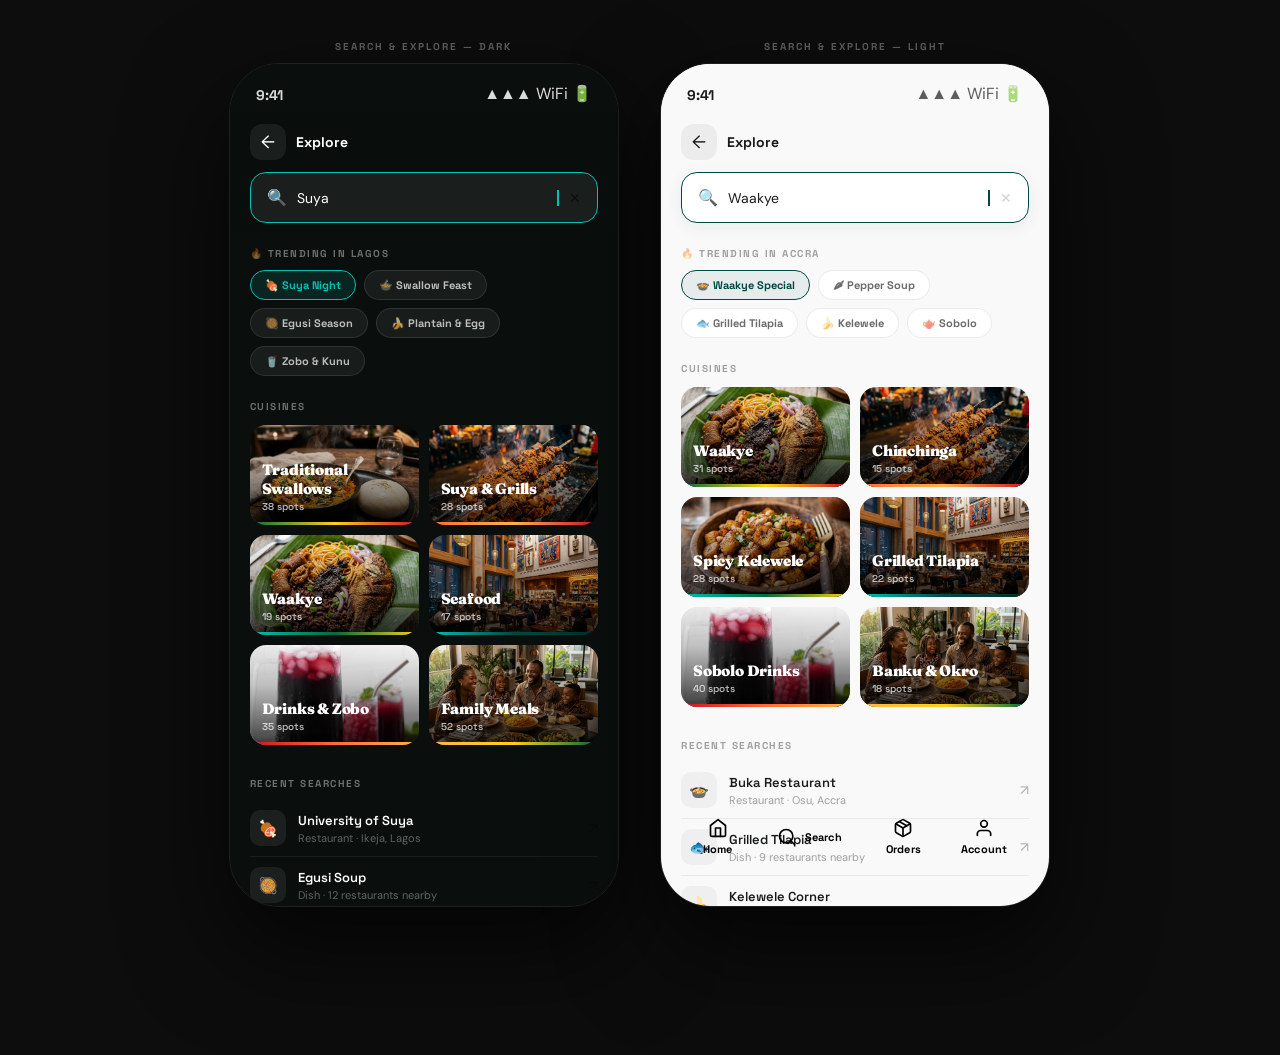
<file: app prototype/04_search_explore.html>
<!DOCTYPE html>
<html lang="en">
<head>
<meta charset="UTF-8"><meta name="viewport" content="width=device-width,initial-scale=1">
<title>04 – Search & Explore</title>
<link href="https://fonts.googleapis.com/css2?family=Fraunces:ital,opsz,wght@1,9..144,700;0,9..144,900&family=DM+Sans:wght@300;400;700&family=Space+Grotesk:wght@500;700&display=swap" rel="stylesheet">
<style>
*{margin:0;padding:0;box-sizing:border-box}
:root{--teal:#00C1B2;--teal-dark:#004943;--orange:#FF6B35;--amber:#FFB347;--ink:#1A1C1C;--cream:#F9F9F9}
body{background:#0d0d0d;display:flex;gap:40px;padding:40px;justify-content:center;flex-wrap:wrap;font-family:'DM Sans',sans-serif}
.col{display:flex;flex-direction:column;align-items:center;gap:10px}
.lbl{font-family:'Space Grotesk',sans-serif;font-size:10px;font-weight:700;letter-spacing:2px;text-transform:uppercase;color:rgba(255,255,255,.35)}
.phone{width:390px;height:844px;border-radius:50px;overflow:hidden;position:relative;flex-shrink:0;border:1.5px solid rgba(255,255,255,.08);box-shadow:0 40px 100px rgba(0,0,0,.7)}
.screen{width:100%;height:100%;overflow-y:auto;scrollbar-width:none;position:relative}
.screen::-webkit-scrollbar{display:none}
.sb{height:48px;display:flex;align-items:flex-end;justify-content:space-between;padding:0 26px 8px;position:sticky;top:0;z-index:50;flex-shrink:0}
.sb-time{font-family:'Space Grotesk',sans-serif;font-size:14px;font-weight:700}

/* Search header */
.search-head{padding:12px 20px 8px;position:sticky;top:48px;z-index:40;backdrop-filter:blur(16px);-webkit-backdrop-filter:blur(16px)}
.search-back{display:flex;align-items:center;gap:10px;margin-bottom:12px}
.back-btn{width:36px;height:36px;border-radius:12px;display:flex;align-items:center;justify-content:center;font-size:18px;cursor:pointer}
.search-title{font-family:'Space Grotesk',sans-serif;font-size:14px;font-weight:700}
.search-active{display:flex;align-items:center;gap:10px;border-radius:16px;padding:14px 16px}
.search-icon{font-size:16px}
.search-inp{flex:1;font-family:'DM Sans',sans-serif;font-size:14px;background:transparent;border:none;outline:none}
.search-clear{font-size:14px;opacity:.5;cursor:pointer}
.search-cursor{display:inline-block;width:2px;height:16px;background:var(--teal);animation:blink 1s ease infinite;vertical-align:middle;margin-left:2px}
@keyframes blink{0%,100%{opacity:1}50%{opacity:0}}

/* Trending tags */
.trending-section{padding:16px 20px 8px}
.trend-title{font-family:'Space Grotesk',sans-serif;font-size:10px;font-weight:700;letter-spacing:1.5px;text-transform:uppercase;margin-bottom:10px}
.trend-tags{display:flex;flex-wrap:wrap;gap:8px}
.trend-tag{padding:7px 14px;border-radius:20px;font-family:'Space Grotesk',sans-serif;font-size:11px;font-weight:700;cursor:pointer;display:flex;align-items:center;gap:5px;border:1.5px solid}

/* Cuisine grid */
.cuisine-section{padding:16px 20px}
.cuis-title{font-family:'Space Grotesk',sans-serif;font-size:10px;font-weight:700;letter-spacing:1.5px;text-transform:uppercase;margin-bottom:12px}
.cuis-grid{display:grid;grid-template-columns:1fr 1fr;gap:10px}
.cuis-card{border-radius:16px;overflow:hidden;position:relative;height:100px;cursor:pointer}
.cuis-card img{width:100%;height:100%;object-fit:cover;transition:transform .3s}
.cuis-overlay{position:absolute;inset:0;background:linear-gradient(to top,rgba(0,0,0,.75) 0%,rgba(0,0,0,.2) 60%,transparent 100%);display:flex;flex-direction:column;justify-content:flex-end;padding:12px}
.cuis-name{font-family:'Fraunces',Georgia,serif;font-size:15px;font-weight:900;color:#fff;letter-spacing:-.2px}
.cuis-count{font-size:10px;color:rgba(255,255,255,.7);margin-top:2px;font-family:'Space Grotesk',sans-serif;font-weight:600}
/* Kente badge on cuisine card */
.cuis-kente{position:absolute;bottom:0;left:0;right:0;height:3px;background:linear-gradient(90deg,#006B3F,#FCD116,#CE1126)}

/* Recent searches */
.recent-section{padding:16px 20px}
.recent-title{font-family:'Space Grotesk',sans-serif;font-size:10px;font-weight:700;letter-spacing:1.5px;text-transform:uppercase;margin-bottom:10px}
.recent-item{display:flex;align-items:center;gap:12px;padding:10px 0;border-bottom:1px solid}
.recent-icon{width:36px;height:36px;border-radius:10px;display:flex;align-items:center;justify-content:center;font-size:16px;flex-shrink:0}
.recent-text{flex:1}
.recent-name{font-family:'Space Grotesk',sans-serif;font-size:13px;font-weight:600}
.recent-sub{font-size:11px;margin-top:2px}
.recent-arrow{font-size:14px;opacity:.3}

/* Dark */
.dk{background:#0a0f0e}
.dk .sb{background:#0a0f0e;color:rgba(255,255,255,.85)}
.dk .search-head{background:rgba(10,15,14,.92)}
.dk .back-btn{background:rgba(255,255,255,.07);color:#fff}
.dk .search-title{color:#fff}
.dk .search-active{background:rgba(255,255,255,.07);border:1.5px solid var(--teal)}
.dk .search-inp{color:#fff}
.dk .search-inp::placeholder{color:rgba(255,255,255,.3)}
.dk .trend-title{color:rgba(255,255,255,.4)}
.dk .trend-tag{background:rgba(255,255,255,.06);border-color:rgba(255,255,255,.1);color:rgba(255,255,255,.7)}
.dk .trend-tag:hover{border-color:var(--teal);color:var(--teal)}
.dk .cuis-title{color:rgba(255,255,255,.4)}
.dk .recent-title{color:rgba(255,255,255,.4)}
.dk .recent-item{border-color:rgba(255,255,255,.06)}
.dk .recent-name{color:#fff}
.dk .recent-sub{color:rgba(255,255,255,.35)}
.dk .recent-icon{background:rgba(255,255,255,.07)}
/* Light */
.lt{background:var(--cream)}
.lt .sb{background:var(--cream);color:rgba(26,28,28,.85)}
.lt .search-head{background:rgba(249,249,249,.92)}
.lt .back-btn{background:rgba(0,0,0,.05);color:var(--ink)}
.lt .search-title{color:var(--ink)}
.lt .search-active{background:#fff;border:1.5px solid var(--teal-dark);box-shadow:0 4px 16px rgba(0,73,67,.08)}
.lt .search-inp{color:var(--ink)}
.lt .search-inp::placeholder{color:rgba(26,28,28,.3)}
.lt .trend-title{color:rgba(26,28,28,.4)}
.lt .trend-tag{background:#fff;border-color:rgba(0,0,0,.08);color:rgba(26,28,28,.65)}
.lt .cuis-title{color:rgba(26,28,28,.4)}
.lt .recent-title{color:rgba(26,28,28,.4)}
.lt .recent-item{border-color:rgba(0,0,0,.06)}
.lt .recent-name{color:var(--ink)}
.lt .recent-sub{color:rgba(26,28,28,.4)}
.lt .recent-icon{background:rgba(0,0,0,.04)}


/* Floating pill nav */
.bottom-nav-wrap{position:sticky;bottom:0;z-index:50;padding:0 20px 28px;display:flex;justify-content:center;pointer-events:none}
.bottom-nav{display:inline-flex;align-items:center;gap:4px;padding:6px;border-radius:60px;pointer-events:all}
.nav-item{display:flex;flex-direction:column;align-items:center;justify-content:center;gap:4px;padding:10px 18px;border-radius:50px;cursor:pointer;transition:all .25s cubic-bezier(.34,1.56,.64,1);min-width:58px;position:relative}
.nav-item.active{flex-direction:row;gap:8px;padding:12px 22px}
.nav-icon{width:20px;height:20px;display:flex;align-items:center;justify-content:center;flex-shrink:0}
.nav-icon img{width:100%;height:100%;object-fit:contain;transition:filter .2s}
.nav-label{font-family:'Space Grotesk',sans-serif;font-size:11px;font-weight:700;letter-spacing:.2px;white-space:nowrap}
.nav-dot{position:absolute;top:5px;right:10px;width:7px;height:7px;border-radius:50%;background:var(--orange,#FF6B35);border:2px solid transparent}
.dk .bottom-nav{background:#1c2423;box-shadow:0 8px 32px rgba(0,0,0,.55),0 2px 8px rgba(0,0,0,.3);border:1px solid rgba(255,255,255,.06)}
.dk .nav-item .nav-icon img{filter:brightness(0) invert(1) opacity(.35)}
.dk .nav-item .nav-label{color:rgba(255,255,255,.38)}
.dk .nav-item.active{background:var(--teal,#00C1B2)}
.dk .nav-item.active .nav-label{color:#fff}
.dk .nav-item.active .nav-icon img{filter:brightness(0) invert(1)}
.dk .nav-dot{border-color:#1c2423}
.lt .bottom-nav{background:#fff;box-shadow:0 8px 32px rgba(0,0,0,.13),0 2px 8px rgba(0,0,0,.06)}
.lt .nav-item .nav-icon img{filter:opacity(.3)}
.lt .nav-item .nav-label{color:rgba(26,28,28,.38)}
.lt .nav-item.active{background:#1A1C1C}
.lt .nav-item.active .nav-label{color:#fff}
.lt .nav-item.active .nav-icon img{filter:brightness(0) invert(1)}
.lt .nav-dot{border-color:#fff}

</style>

<style id="mode-style">
    body.app-mode { 
        padding: 0 !important; 
        gap: 0 !important; 
        justify-content: flex-start !important; 
        overflow: hidden !important;
        background: #000 !important;
    }
    body.app-mode .col { display: none !important; width: 390px; height: 844px; }
    body.app-mode.nigeria .col:nth-of-type(1) { display: flex !important; }
    body.app-mode.ghana .col:nth-of-type(2) { display: flex !important; }
    body.app-mode .phone { 
        width: 390px !important; 
        height: 844px !important; 
        border-radius: 0 !important; 
        border: none !important; 
        box-shadow: none !important;
    }
    body.app-mode .lbl { display: none !important; }
</style>
<script>
    window.addEventListener('message', (e) => {
        if (e.data.type === 'setMode') {
            document.body.classList.add('app-mode');
            document.body.classList.remove('nigeria', 'ghana');
            document.body.classList.add(e.data.mode);
        }
    });
    // Default to app mode if inside iframe
    if (window.self !== window.top) {
        document.addEventListener('DOMContentLoaded', () => {
            document.body.classList.add('app-mode');
            let country = localStorage.getItem('deliveroo_country') || 'nigeria';
            document.body.classList.remove('nigeria', 'ghana');
            document.body.classList.add(country);
        });
    }
</script>


<style id="nav-fix-style">
    /* Force the navigation to stay at the bottom of the device frame */
    body.app-mode .bottom-nav-wrap {
        position: fixed !important;
        bottom: 25px !important;
        left: 0 !important;
        right: 0 !important;
        z-index: 10000 !important;
        width: 390px !important;
        margin: 0 auto !important;
        padding: 0 !important;
        display: flex !important;
        justify-content: center !important;
        pointer-events: none !important;
    }
    body.app-mode .bottom-nav {
        pointer-events: auto !important;
        transform: scale(0.95); /* Slight scale down to ensure fit */
    }
    /* Ensure the screen content doesn't get hidden behind the nav */
    body.app-mode .screen {
        padding-bottom: 100px !important;
        height: 844px !important;
        width: 390px !important;
    }
</style>

</head>
<body>

<!-- ── DARK SEARCH ── -->
<div class="col">
  <div class="lbl">Search & Explore — Dark</div>
  <div class="phone">
    <div class="screen dk">
      <div class="sb"><span class="sb-time">9:41</span><div style="color:rgba(255,255,255,.85)">▲▲▲ WiFi 🔋</div></div>

      <div class="search-head">
        <div class="search-back">
          <div class="back-btn">←</div>
          <div class="search-title">Explore</div>
        </div>
        <div class="search-active">
          <div class="search-icon" style="color:var(--teal)">🔍</div>
          <input class="search-inp" placeholder="Suya, Buka, Egusi..." value="Suya">
          <span class="search-cursor"></span>
          <div class="search-clear">✕</div>
        </div>
      </div>

      <div class="trending-section">
        <div class="trend-title" style="color:rgba(255,255,255,.4)">🔥 Trending in Lagos</div>
        <div class="trend-tags">
          <div class="trend-tag" style="background:rgba(0,193,178,.12);border-color:var(--teal);color:var(--teal)">🍖 Suya Night</div>
          <div class="trend-tag" style="background:rgba(255,255,255,.06);border-color:rgba(255,255,255,.1);color:rgba(255,255,255,.7)">🍲 Swallow Feast</div>
          <div class="trend-tag" style="background:rgba(255,255,255,.06);border-color:rgba(255,255,255,.1);color:rgba(255,255,255,.7)">🥘 Egusi Season</div>
          <div class="trend-tag" style="background:rgba(255,255,255,.06);border-color:rgba(255,255,255,.1);color:rgba(255,255,255,.7)">🍌 Plantain & Egg</div>
          <div class="trend-tag" style="background:rgba(255,255,255,.06);border-color:rgba(255,255,255,.1);color:rgba(255,255,255,.7)">🥤 Zobo & Kunu</div>
        </div>
      </div>

      <div class="cuisine-section">
        <div class="cuis-title" style="color:rgba(255,255,255,.4)">Cuisines</div>
        <div class="cuis-grid">
          <div class="cuis-card">
            <img src="../assets/egusi_soup.png" alt="Swallows">
            <div class="cuis-overlay">
              <div class="cuis-name">Traditional Swallows</div>
              <div class="cuis-count">38 spots</div>
            </div>
            <div class="cuis-kente" style="background:linear-gradient(90deg,#006B3F,#FCD116,#CE1126)"></div>
          </div>
          <div class="cuis-card">
            <img src="../assets/suya.png" alt="Suya">
            <div class="cuis-overlay">
              <div class="cuis-name">Suya & Grills</div>
              <div class="cuis-count">28 spots</div>
            </div>
            <div class="cuis-kente" style="background:linear-gradient(90deg,#FF6B35,#FFB347,#CE1126)"></div>
          </div>
          <div class="cuis-card">
            <img src="../assets/waakye.png" alt="Waakye">
            <div class="cuis-overlay">
              <div class="cuis-name">Waakye</div>
              <div class="cuis-count">19 spots</div>
            </div>
            <div class="cuis-kente" style="background:linear-gradient(90deg,#00C1B2,#006B3F,#FCD116)"></div>
          </div>
          <div class="cuis-card">
            <img src="../assets/restaurant.png" alt="Seafood">
            <div class="cuis-overlay">
              <div class="cuis-name">Seafood</div>
              <div class="cuis-count">17 spots</div>
            </div>
            <div class="cuis-kente" style="background:linear-gradient(90deg,#00C1B2,#004943,#002e2a)"></div>
          </div>
          <div class="cuis-card">
            <img src="../assets/zobo-drink.jpg" alt="Drinks">
            <div class="cuis-overlay">
              <div class="cuis-name">Drinks & Zobo</div>
              <div class="cuis-count">35 spots</div>
            </div>
            <div class="cuis-kente" style="background:linear-gradient(90deg,#CE1126,#FF6B35,#FFB347)"></div>
          </div>
          <div class="cuis-card">
            <img src="../assets/family-dinner.png" alt="Family">
            <div class="cuis-overlay">
              <div class="cuis-name">Family Meals</div>
              <div class="cuis-count">52 spots</div>
            </div>
            <div class="cuis-kente" style="background:linear-gradient(90deg,#FFB347,#FCD116,#006B3F)"></div>
          </div>
        </div>
      </div>

      <div class="recent-section">
        <div class="recent-title">Recent Searches</div>
        <div class="recent-item">
          <div class="recent-icon">🍖</div>
          <div class="recent-text">
            <div class="recent-name">University of Suya</div>
            <div class="recent-sub">Restaurant · Ikeja, Lagos</div>
          </div>
          <div class="recent-arrow">↗</div>
        </div>
        <div class="recent-item">
          <div class="recent-icon">🥘</div>
          <div class="recent-text">
            <div class="recent-name">Egusi Soup</div>
            <div class="recent-sub">Dish · 12 restaurants nearby</div>
          </div>
          <div class="recent-arrow">↗</div>
        </div>
        <div class="recent-item">
          <div class="recent-icon">🍌</div>
          <div class="recent-text">
            <div class="recent-name">Plantain & Egg</div>
            <div class="recent-sub">Dish · 8 spots open now</div>
          </div>
          <div class="recent-arrow">↗</div>
        </div>
      </div>
      <div style="height:90px"></div></div>
        <div class="nav-item"><div class="nav-icon" style="color:var(--teal)">🔍</div><div class="nav-label" style="color:var(--teal)">Search</div></div>
        <div class="nav-item"><div class="nav-icon">📦</div><div class="nav-label">Orders</div></div>
        <div class="nav-item"><div class="nav-icon">👤</div><div class="nav-label">Account</div></div>
      </div>
    </div>
  </div>
</div>

<!-- ── LIGHT SEARCH ── -->
<div class="col">
  <div class="lbl">Search & Explore — Light</div>
  <div class="phone">
    <div class="screen lt">
      <div class="sb"><span class="sb-time" style="color:var(--ink)">9:41</span><div style="color:rgba(26,28,28,.7)">▲▲▲ WiFi 🔋</div></div>

      <div class="search-head" style="background:rgba(249,249,249,.92)">
        <div class="search-back">
          <div class="back-btn" style="background:rgba(0,0,0,.05);color:var(--ink)">←</div>
          <div class="search-title" style="color:var(--ink)">Explore</div>
        </div>
        <div class="search-active" style="background:#fff;border:1.5px solid var(--teal-dark);box-shadow:0 4px 16px rgba(0,73,67,.08)">
          <div class="search-icon" style="color:var(--teal-dark)">🔍</div>
          <input class="search-inp" style="color:var(--ink)" placeholder="Waakye, Kelewele..." value="Waakye">
          <span class="search-cursor" style="background:var(--teal-dark)"></span>
          <div class="search-clear" style="color:rgba(26,28,28,.4)">✕</div>
        </div>
      </div>

      <div class="trending-section">
        <div class="trend-title" style="color:rgba(26,28,28,.4)">🔥 Trending in Accra</div>
        <div class="trend-tags">
          <div class="trend-tag" style="background:rgba(0,73,67,.08);border-color:var(--teal-dark);color:var(--teal-dark)">🍲 Waakye Special</div>
          <div class="trend-tag" style="background:#fff;border-color:rgba(0,0,0,.08);color:rgba(26,28,28,.65)">🌶 Pepper Soup</div>
          <div class="trend-tag" style="background:#fff;border-color:rgba(0,0,0,.08);color:rgba(26,28,28,.65)">🐟 Grilled Tilapia</div>
          <div class="trend-tag" style="background:#fff;border-color:rgba(0,0,0,.08);color:rgba(26,28,28,.65)">🍌 Kelewele</div>
          <div class="trend-tag" style="background:#fff;border-color:rgba(0,0,0,.08);color:rgba(26,28,28,.65)">🫖 Sobolo</div>
        </div>
      </div>

      <div class="cuisine-section">
        <div class="cuis-title" style="color:rgba(26,28,28,.4)">Cuisines</div>
        <div class="cuis-grid">
          <div class="cuis-card"><img src="../assets/waakye.png" alt="Waakye"><div class="cuis-overlay"><div class="cuis-name">Waakye</div><div class="cuis-count">31 spots</div></div><div class="cuis-kente" style="background:linear-gradient(90deg,#006B3F,#FCD116,#CE1126)"></div></div>
          <div class="cuis-card"><img src="../assets/suya.png" alt="Suya"><div class="cuis-overlay"><div class="cuis-name">Chinchinga</div><div class="cuis-count">15 spots</div></div><div class="cuis-kente" style="background:linear-gradient(90deg,#FF6B35,#FFB347,#CE1126)"></div></div>
          <div class="cuis-card"><img src="../assets/kelewele.png" alt="Kelewele"><div class="cuis-overlay"><div class="cuis-name">Spicy Kelewele</div><div class="cuis-count">28 spots</div></div><div class="cuis-kente" style="background:linear-gradient(90deg,#00C1B2,#006B3F,#FCD116)"></div></div>
          <div class="cuis-card"><img src="../assets/restaurant.png" alt="Tilapia"><div class="cuis-overlay"><div class="cuis-name">Grilled Tilapia</div><div class="cuis-count">22 spots</div></div><div class="cuis-kente" style="background:linear-gradient(90deg,#00C1B2,#004943,#002e2a)"></div></div>
          <div class="cuis-card"><img src="../assets/zobo-drink.jpg" alt="Sobolo"><div class="cuis-overlay"><div class="cuis-name">Sobolo Drinks</div><div class="cuis-count">40 spots</div></div><div class="cuis-kente" style="background:linear-gradient(90deg,#CE1126,#FF6B35,#FFB347)"></div></div>
          <div class="cuis-card"><img src="../assets/family-dinner.png" alt="Banku"><div class="cuis-overlay"><div class="cuis-name">Banku & Okro</div><div class="cuis-count">18 spots</div></div><div class="cuis-kente" style="background:linear-gradient(90deg,#FFB347,#FCD116,#006B3F)"></div></div>
        </div>
      </div>

      <div class="recent-section">
        <div class="recent-title" style="color:rgba(26,28,28,.4)">Recent Searches</div>
        <div class="recent-item" style="border-color:rgba(0,0,0,.06)">
          <div class="recent-icon" style="background:rgba(0,0,0,.04)">🍲</div>
          <div class="recent-text">
            <div class="recent-name" style="color:var(--ink)">Buka Restaurant</div>
            <div class="recent-sub" style="color:rgba(26,28,28,.4)">Restaurant · Osu, Accra</div>
          </div>
          <div class="recent-arrow">↗</div>
        </div>
        <div class="recent-item" style="border-color:rgba(0,0,0,.06)">
          <div class="recent-icon" style="background:rgba(0,0,0,.04)">🐟</div>
          <div class="recent-text">
            <div class="recent-name" style="color:var(--ink)">Grilled Tilapia</div>
            <div class="recent-sub" style="color:rgba(26,28,28,.4)">Dish · 9 restaurants nearby</div>
          </div>
          <div class="recent-arrow">↗</div>
        </div>
        <div class="recent-item" style="border-color:rgba(0,0,0,.06)">
          <div class="recent-icon" style="background:rgba(0,0,0,.04)">🍌</div>
          <div class="recent-text">
            <div class="recent-name" style="color:var(--ink)">Kelewele Corner</div>
            <div class="recent-sub" style="color:rgba(26,28,28,.4)">Street food · Jamestown</div>
          </div>
          <div class="recent-arrow">↗</div>
        </div>
      </div>
      <div style="height:90px"></div></div>
        <div class="nav-item"><div class="nav-icon" style="color:var(--teal-dark)">🔍</div><div class="nav-label" style="color:var(--teal-dark)">Search</div></div>
        <div class="nav-item"><div class="nav-icon">📦</div><div class="nav-label" style="color:rgba(26,28,28,.35)">Orders</div></div>
        <div class="nav-item"><div class="nav-icon">👤</div><div class="nav-label" style="color:rgba(26,28,28,.35)">Account</div></div>
      </div>
      <div class="bottom-nav-wrap">
        <div class="bottom-nav">
          <div class="nav-item"><div class="nav-icon"><img src="./feather/home.svg" alt="Home"></div><div class="nav-label">Home</div></div>
          <div class="nav-item active"><div class="nav-icon"><img src="./feather/search.svg" alt="Search"></div><div class="nav-label">Search</div></div>
          <div class="nav-item"><div class="nav-icon"><img src="./feather/package.svg" alt="Orders"></div><div class="nav-label">Orders</div></div>
          <div class="nav-item"><div class="nav-icon"><img src="./feather/user.svg" alt="Account"></div><div class="nav-label">Account</div></div>
        </div>
      </div>
    </div>
  </div>
</div>


<script>
    document.addEventListener('DOMContentLoaded', () => {
        const navigate = (file) => {
            window.parent.postMessage({ type: 'navigate', file: file }, '*');
        };

        // Navigation Mappings
        const selectors = [
            { sel: '.auth-btn, .verify-btn, .otp-input', to: '03_home_feed.html' },
            { sel: '.rest-card, .trending-item', to: '05_restaurant_menu.html' },
            { sel: '.dish-card, .menu-item', to: '06_item_customization.html' },
            { sel: '.add-cart', to: '07_cart_checkout.html' },
            { sel: '.checkout-btn', to: '08_live_tracking.html' },
            { sel: '.roo-fab, .chat-btn', to: '10_roo_chat.html' },
            { sel: '.nav-item:nth-child(1)', to: '03_home_feed.html' },
            { sel: '.nav-item:nth-child(2)', to: '04_search_explore.html' },
            { sel: '.nav-item:nth-child(3)', to: '08_live_tracking.html' },
            { sel: '.nav-item:nth-child(4)', to: '12_profile_settings.html' },
            { sel: '.back-btn', to: '03_home_feed.html' }
        ];

        selectors.forEach(item => {
            document.querySelectorAll(item.sel).forEach(el => {
                el.style.cursor = 'pointer';
                el.addEventListener('click', (e) => {
                    e.preventDefault();
                    navigate(item.to);
                });
            });
        });
    });
</script>

</body>
</html>
</file>
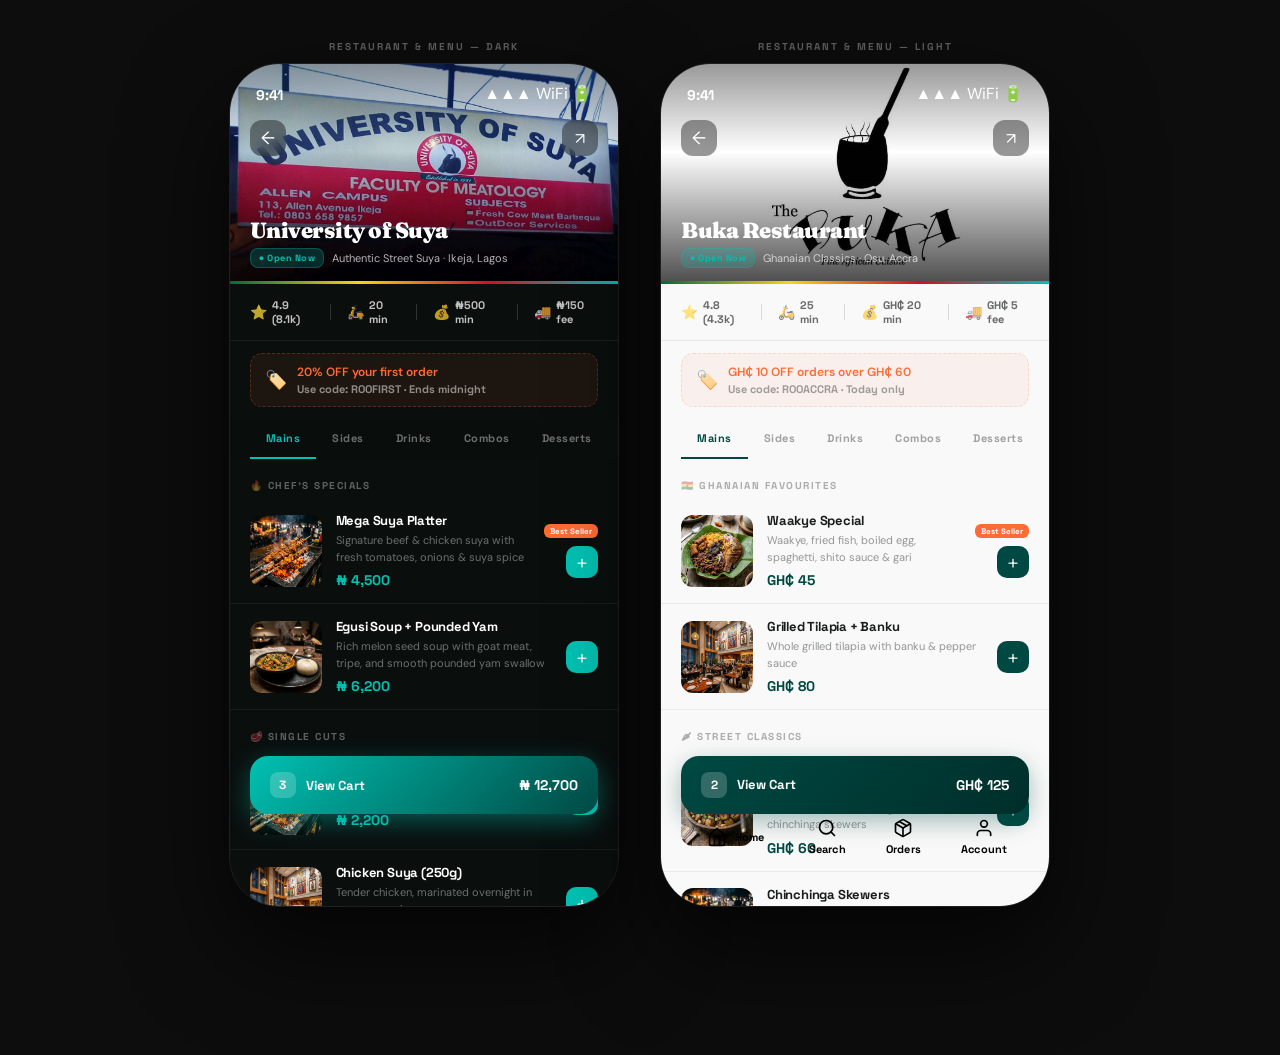
<file: app prototype/05_restaurant_menu.html>
<!DOCTYPE html>
<html lang="en">
<head>
<meta charset="UTF-8"><meta name="viewport" content="width=device-width,initial-scale=1">
<title>05 – Restaurant Profile & Menu</title>
<link href="https://fonts.googleapis.com/css2?family=Fraunces:ital,opsz,wght@1,9..144,700;0,9..144,900&family=DM+Sans:wght@300;400;700&family=Space+Grotesk:wght@500;700&display=swap" rel="stylesheet">
<style>
*{margin:0;padding:0;box-sizing:border-box}
:root{--teal:#00C1B2;--teal-dark:#004943;--orange:#FF6B35;--amber:#FFB347;--ink:#1A1C1C;--cream:#F9F9F9}
body{background:#0d0d0d;display:flex;gap:40px;padding:40px;justify-content:center;flex-wrap:wrap;font-family:'DM Sans',sans-serif}
.col{display:flex;flex-direction:column;align-items:center;gap:10px}
.lbl{font-family:'Space Grotesk',sans-serif;font-size:10px;font-weight:700;letter-spacing:2px;text-transform:uppercase;color:rgba(255,255,255,.35)}
.phone{width:390px;height:844px;border-radius:50px;overflow:hidden;position:relative;flex-shrink:0;border:1.5px solid rgba(255,255,255,.08);box-shadow:0 40px 100px rgba(0,0,0,.7)}
.screen{width:100%;height:100%;overflow-y:auto;scrollbar-width:none;position:relative}
.screen::-webkit-scrollbar{display:none}

/* Hero */
.rest-hero{position:relative;height:220px;overflow:hidden;flex-shrink:0}
.rest-hero img{width:100%;height:100%;object-fit:cover;display:block}
.hero-fade{position:absolute;inset:0;background:linear-gradient(to bottom,rgba(0,0,0,.4) 0%,transparent 40%,rgba(0,0,0,.7) 100%)}
.hero-back{position:absolute;top:56px;left:20px;width:36px;height:36px;border-radius:12px;background:rgba(0,0,0,.4);backdrop-filter:blur(8px);display:flex;align-items:center;justify-content:center;color:#fff;font-size:18px;cursor:pointer}
.hero-share{position:absolute;top:56px;right:20px;width:36px;height:36px;border-radius:12px;background:rgba(0,0,0,.4);backdrop-filter:blur(8px);display:flex;align-items:center;justify-content:center;color:#fff;font-size:16px;cursor:pointer}
.hero-info{position:absolute;bottom:0;left:0;right:0;padding:16px 20px}
.hero-name{font-family:'Fraunces',Georgia,serif;font-size:22px;font-weight:900;color:#fff;letter-spacing:-.5px}
.hero-meta{font-size:11px;color:rgba(255,255,255,.7);margin-top:4px;display:flex;align-items:center;gap:8px}
.hero-badge{padding:3px 8px;border-radius:8px;font-family:'Space Grotesk',sans-serif;font-size:9px;font-weight:700;letter-spacing:.5px}
.badge-open{background:rgba(0,193,178,.2);color:var(--teal);border:1px solid rgba(0,193,178,.3)}
.hero-kente{position:absolute;bottom:0;left:0;right:0;height:3px;background:linear-gradient(90deg,#006B3F,#FCD116,#CE1126,#00C1B2)}

/* Status bar overlay */
.sb-abs{position:absolute;top:0;left:0;right:0;height:48px;display:flex;align-items:flex-end;justify-content:space-between;padding:0 26px 8px;z-index:20;color:#fff}
.sb-time{font-family:'Space Grotesk',sans-serif;font-size:14px;font-weight:700}

/* Rest info bar */
.rest-info-bar{display:flex;align-items:center;gap:16px;padding:14px 20px;border-bottom:1px solid}
.info-pill{display:flex;align-items:center;gap:5px;font-family:'Space Grotesk',sans-serif;font-size:11px;font-weight:700}
.info-pill span{font-size:14px}
.info-sep{width:1px;height:16px;opacity:.15}

/* Promo banner */
.promo-bar{margin:12px 20px;padding:10px 14px;border-radius:12px;display:flex;align-items:center;gap:10px;border:1px dashed}
.promo-icon{font-size:18px}
.promo-text{font-size:12px;font-weight:600}
.promo-code{font-family:'Space Grotesk',sans-serif;font-size:11px;font-weight:700;margin-top:2px}

/* Category tabs */
.cat-tabs{display:flex;gap:0;overflow-x:auto;padding:0 20px;scrollbar-width:none;position:sticky;top:0;z-index:30;backdrop-filter:blur(12px);-webkit-backdrop-filter:blur(12px)}
.cat-tabs::-webkit-scrollbar{display:none}
.cat-tab{padding:12px 16px;font-family:'Space Grotesk',sans-serif;font-size:11px;font-weight:700;letter-spacing:.5px;white-space:nowrap;cursor:pointer;border-bottom:2px solid transparent;transition:all .2s;flex-shrink:0}
.cat-tab.active{border-bottom-color:var(--teal);color:var(--teal)}

/* Dish list */
.dish-section{padding:8px 0}
.dish-section-title{font-family:'Space Grotesk',sans-serif;font-size:10px;font-weight:700;letter-spacing:1.5px;text-transform:uppercase;padding:12px 20px 6px}
.dish-item{display:flex;align-items:center;gap:14px;padding:14px 20px;border-bottom:1px solid}
.dish-img{width:72px;height:72px;border-radius:12px;object-fit:cover;flex-shrink:0}
.dish-info{flex:1}
.dish-name{font-family:'Space Grotesk',sans-serif;font-size:13px;font-weight:700;letter-spacing:-.2px}
.dish-desc{font-size:11px;line-height:1.5;margin-top:3px}
.dish-price{font-family:'Space Grotesk',sans-serif;font-size:14px;font-weight:700;margin-top:6px;color:var(--teal)}
.dish-right{display:flex;flex-direction:column;align-items:flex-end;gap:8px}
.add-btn{width:32px;height:32px;border-radius:10px;background:var(--teal);color:#fff;display:flex;align-items:center;justify-content:center;font-size:20px;font-weight:300;cursor:pointer;flex-shrink:0}
.dish-badge{font-family:'Space Grotesk',sans-serif;font-size:8px;font-weight:700;padding:2px 6px;border-radius:6px;background:var(--orange);color:#fff}

/* Cart button */
.cart-btn{position:sticky;bottom:92px;left:20px;right:20px;margin:0 20px;padding:16px 20px;background:linear-gradient(135deg,var(--teal) 0%,var(--teal-dark) 100%);border-radius:18px;display:flex;align-items:center;justify-content:space-between;z-index:20;cursor:pointer;box-shadow:0 8px 24px rgba(0,193,178,.4)}
.cart-left{display:flex;align-items:center;gap:10px}
.cart-count{width:26px;height:26px;border-radius:8px;background:rgba(255,255,255,.2);display:flex;align-items:center;justify-content:center;font-family:'Space Grotesk',sans-serif;font-size:12px;font-weight:700;color:#fff}
.cart-label{font-family:'Space Grotesk',sans-serif;font-size:13px;font-weight:700;color:#fff}
.cart-price{font-family:'Space Grotesk',sans-serif;font-size:14px;font-weight:700;color:#fff}

/* Dark */
.dk{background:#0a0f0e}
.dk .rest-info-bar{border-color:rgba(255,255,255,.07)}
.dk .info-pill{color:rgba(255,255,255,.75)}
.dk .info-sep{background:#fff}
.dk .promo-bar{background:rgba(255,107,53,.08);border-color:rgba(255,107,53,.25)}
.dk .promo-text{color:#FF6B35}
.dk .promo-code{color:rgba(255,255,255,.5)}
.dk .cat-tabs{background:rgba(10,15,14,.94)}
.dk .cat-tab{color:rgba(255,255,255,.4)}
.dk .cat-tab.active{color:var(--teal)}
.dk .dish-section-title{color:rgba(255,255,255,.35)}
.dk .dish-item{border-color:rgba(255,255,255,.06)}
.dk .dish-name{color:#fff}
.dk .dish-desc{color:rgba(255,255,255,.4)}
/* Light */
.lt{background:var(--cream)}
.lt .rest-info-bar{border-color:rgba(0,0,0,.07)}
.lt .info-pill{color:rgba(26,28,28,.65)}
.lt .info-sep{background:var(--ink)}
.lt .promo-bar{background:rgba(255,107,53,.06);border-color:rgba(255,107,53,.2)}
.lt .promo-text{color:#FF6B35}
.lt .promo-code{color:rgba(26,28,28,.4)}
.lt .cat-tabs{background:rgba(249,249,249,.94)}
.lt .cat-tab{color:rgba(26,28,28,.4)}
.lt .cat-tab.active{color:var(--teal-dark);border-bottom-color:var(--teal-dark)}
.lt .dish-section-title{color:rgba(26,28,28,.35)}
.lt .dish-item{border-color:rgba(0,0,0,.06)}
.lt .dish-name{color:var(--ink)}
.lt .dish-desc{color:rgba(26,28,28,.45)}
.lt .add-btn{background:var(--teal-dark)}
.lt .dish-price{color:var(--teal-dark)}


/* Floating pill nav */
.bottom-nav-wrap{position:sticky;bottom:0;z-index:50;padding:0 20px 28px;display:flex;justify-content:center;pointer-events:none}
.bottom-nav{display:inline-flex;align-items:center;gap:4px;padding:6px;border-radius:60px;pointer-events:all}
.nav-item{display:flex;flex-direction:column;align-items:center;justify-content:center;gap:4px;padding:10px 18px;border-radius:50px;cursor:pointer;transition:all .25s cubic-bezier(.34,1.56,.64,1);min-width:58px;position:relative}
.nav-item.active{flex-direction:row;gap:8px;padding:12px 22px}
.nav-icon{width:20px;height:20px;display:flex;align-items:center;justify-content:center;flex-shrink:0}
.nav-icon img{width:100%;height:100%;object-fit:contain;transition:filter .2s}
.nav-label{font-family:'Space Grotesk',sans-serif;font-size:11px;font-weight:700;letter-spacing:.2px;white-space:nowrap}
.nav-dot{position:absolute;top:5px;right:10px;width:7px;height:7px;border-radius:50%;background:var(--orange,#FF6B35);border:2px solid transparent}
.dk .bottom-nav{background:#1c2423;box-shadow:0 8px 32px rgba(0,0,0,.55),0 2px 8px rgba(0,0,0,.3);border:1px solid rgba(255,255,255,.06)}
.dk .nav-item .nav-icon img{filter:brightness(0) invert(1) opacity(.35)}
.dk .nav-item .nav-label{color:rgba(255,255,255,.38)}
.dk .nav-item.active{background:var(--teal,#00C1B2)}
.dk .nav-item.active .nav-label{color:#fff}
.dk .nav-item.active .nav-icon img{filter:brightness(0) invert(1)}
.dk .nav-dot{border-color:#1c2423}
.lt .bottom-nav{background:#fff;box-shadow:0 8px 32px rgba(0,0,0,.13),0 2px 8px rgba(0,0,0,.06)}
.lt .nav-item .nav-icon img{filter:opacity(.3)}
.lt .nav-item .nav-label{color:rgba(26,28,28,.38)}
.lt .nav-item.active{background:#1A1C1C}
.lt .nav-item.active .nav-label{color:#fff}
.lt .nav-item.active .nav-icon img{filter:brightness(0) invert(1)}
.lt .nav-dot{border-color:#fff}

</style>

<style id="mode-style">
    body.app-mode { 
        padding: 0 !important; 
        gap: 0 !important; 
        justify-content: flex-start !important; 
        overflow: hidden !important;
        background: #000 !important;
    }
    body.app-mode .col { display: none !important; width: 390px; height: 844px; }
    body.app-mode.nigeria .col:nth-of-type(1) { display: flex !important; }
    body.app-mode.ghana .col:nth-of-type(2) { display: flex !important; }
    body.app-mode .phone { 
        width: 390px !important; 
        height: 844px !important; 
        border-radius: 0 !important; 
        border: none !important; 
        box-shadow: none !important;
    }
    body.app-mode .lbl { display: none !important; }
</style>
<script>
    function getCart() {
        try {
            return JSON.parse(localStorage.getItem('deliveroo_cart')) || { restaurant: "", country: "", items: [] };
        } catch (e) {
            return { restaurant: "", country: "", items: [] };
        }
    }
    function updateCartBar() {
        const country = localStorage.getItem('deliveroo_country') || (document.body.classList.contains('ghana') ? 'ghana' : 'nigeria');
        const cart = getCart();
        const hasItems = cart.items && cart.items.length > 0 && cart.country === country;
        
        const dkCartBtn = document.querySelector('.dk .cart-btn');
        if (dkCartBtn) {
            if (hasItems && country === 'nigeria') {
                dkCartBtn.style.display = 'flex';
                const count = cart.items.reduce((sum, item) => sum + item.quantity, 0);
                const total = cart.items.reduce((sum, item) => sum + (item.price * item.quantity), 0);
                dkCartBtn.querySelector('.cart-count').innerText = count;
                dkCartBtn.querySelector('.cart-price').innerText = `₦ ${total.toLocaleString()}`;
            } else {
                dkCartBtn.style.display = 'none';
            }
        }
        
        const ltCartBtn = document.querySelector('.lt .cart-btn');
        if (ltCartBtn) {
            if (hasItems && country === 'ghana') {
                ltCartBtn.style.display = 'flex';
                const count = cart.items.reduce((sum, item) => sum + item.quantity, 0);
                const total = cart.items.reduce((sum, item) => sum + (item.price * item.quantity), 0);
                ltCartBtn.querySelector('.cart-count').innerText = count;
                ltCartBtn.querySelector('.cart-price').innerText = `GH₵ ${total}`;
            } else {
                ltCartBtn.style.display = 'none';
            }
        }
    }

    window.addEventListener('message', (e) => {
        if (e.data.type === 'setMode') {
            document.body.classList.add('app-mode');
            document.body.classList.remove('nigeria', 'ghana');
            document.body.classList.add(e.data.mode);
            localStorage.setItem('deliveroo_country', e.data.mode);
            updateCartBar();
        }
    });
    // Default to app mode if inside iframe
    if (window.self !== window.top) {
        document.addEventListener('DOMContentLoaded', () => {
            document.body.classList.add('app-mode');
            const mode = localStorage.getItem('deliveroo_country') || 'nigeria';
            document.body.classList.add(mode);
            updateCartBar();
        });
    }
</script>


<style id="nav-fix-style">
    /* Force the navigation to stay at the bottom of the device frame */
    body.app-mode .bottom-nav-wrap {
        position: fixed !important;
        bottom: 25px !important;
        left: 0 !important;
        right: 0 !important;
        z-index: 10000 !important;
        width: 390px !important;
        margin: 0 auto !important;
        padding: 0 !important;
        display: flex !important;
        justify-content: center !important;
        pointer-events: none !important;
    }
    body.app-mode .bottom-nav {
        pointer-events: auto !important;
        transform: scale(0.95); /* Slight scale down to ensure fit */
    }
    /* Ensure the screen content doesn't get hidden behind the nav */
    body.app-mode .screen {
        padding-bottom: 100px !important;
        height: 844px !important;
        width: 390px !important;
    }
</style>

</head>
<body>

<!-- ── DARK – Restaurant Menu ── -->
<div class="col">
  <div class="lbl">Restaurant & Menu — Dark</div>
  <div class="phone">
    <div class="screen dk">
      <!-- Hero image -->
      <div class="rest-hero">
        <img src="../assets/university-of-suya.jpg" alt="University of Suya">
        <div class="hero-fade"></div>
        <div class="sb-abs"><span class="sb-time">9:41</span><span>▲▲▲ WiFi 🔋</span></div>
        <div class="hero-back">←</div>
        <div class="hero-share">↗</div>
        <div class="hero-info">
          <div class="hero-name">University of Suya</div>
          <div class="hero-meta">
            <span class="hero-badge badge-open">● Open Now</span>
            Authentic Street Suya · Ikeja, Lagos
          </div>
        </div>
        <div class="hero-kente"></div>
      </div>

      <!-- Info bar -->
      <div class="rest-info-bar">
        <div class="info-pill"><span>⭐</span>4.9 (8.1k)</div>
        <div class="info-sep"></div>
        <div class="info-pill"><span>🛵</span>20 min</div>
        <div class="info-sep"></div>
        <div class="info-pill"><span>💰</span>₦500 min</div>
        <div class="info-sep"></div>
        <div class="info-pill"><span>🚚</span>₦150 fee</div>
      </div>

      <!-- Promo banner -->
      <div class="promo-bar">
        <div class="promo-icon">🏷️</div>
        <div>
          <div class="promo-text">20% OFF your first order</div>
          <div class="promo-code">Use code: ROOFIRST · Ends midnight</div>
        </div>
      </div>

      <!-- Category tabs -->
      <div class="cat-tabs">
        <div class="cat-tab active">Mains</div>
        <div class="cat-tab">Sides</div>
        <div class="cat-tab">Drinks</div>
        <div class="cat-tab">Combos</div>
        <div class="cat-tab">Desserts</div>
      </div>

      <!-- Dishes -->
      <div class="dish-section">
        <div class="dish-section-title" style="color:rgba(255,255,255,.35)">🔥 Chef's Specials</div>

        <div class="dish-item">
          <img class="dish-img" src="../assets/suya.png" alt="Suya">
          <div class="dish-info">
            <div class="dish-name">Mega Suya Platter</div>
            <div class="dish-desc" style="color:rgba(255,255,255,.4)">Signature beef & chicken suya with fresh tomatoes, onions & suya spice</div>
            <div class="dish-price">₦ 4,500</div>
          </div>
          <div class="dish-right">
            <div class="dish-badge">Best Seller</div>
            <div class="add-btn">+</div>
          </div>
        </div>

        <div class="dish-item">
          <img class="dish-img" src="../assets/egusi_soup.png" alt="Egusi Soup">
          <div class="dish-info">
            <div class="dish-name">Egusi Soup + Pounded Yam</div>
            <div class="dish-desc" style="color:rgba(255,255,255,.4)">Rich melon seed soup with goat meat, tripe, and smooth pounded yam swallow</div>
            <div class="dish-price">₦ 6,200</div>
          </div>
          <div class="dish-right">
            <div class="add-btn">+</div>
          </div>
        </div>

        <div class="dish-section-title" style="color:rgba(255,255,255,.35);margin-top:8px">🥩 Single Cuts</div>

        <div class="dish-item">
          <img class="dish-img" src="../assets/suya.png" alt="Beef">
          <div class="dish-info">
            <div class="dish-name">Beef Suya (250g)</div>
            <div class="dish-desc" style="color:rgba(255,255,255,.4)">Premium cuts, traditional suya spice blend</div>
            <div class="dish-price">₦ 2,200</div>
          </div>
          <div class="dish-right">
            <div class="add-btn">+</div>
          </div>
        </div>

        <div class="dish-item">
          <img class="dish-img" src="../assets/restaurant.png" alt="Chicken">
          <div class="dish-info">
            <div class="dish-name">Chicken Suya (250g)</div>
            <div class="dish-desc" style="color:rgba(255,255,255,.4)">Tender chicken, marinated overnight in suya seasoning</div>
            <div class="dish-price">₦ 2,500</div>
          </div>
          <div class="dish-right">
            <div class="add-btn">+</div>
          </div>
        </div>
        <div style="height:60px"></div>
      </div>

      <!-- Cart sticky button -->
      <div class="cart-btn">
        <div class="cart-left">
          <div class="cart-count">3</div>
          <div class="cart-label">View Cart</div>
        </div>
        <div class="cart-price">₦ 12,700</div>
      </div></div>
        <div class="nav-item"><div class="nav-icon">🔍</div><div class="nav-label">Search</div></div>
        <div class="nav-item"><div class="nav-icon">📦</div><div class="nav-label">Orders</div></div>
        <div class="nav-item"><div class="nav-icon">👤</div><div class="nav-label">Account</div></div>
      </div>
    </div>
  </div>
</div>

<!-- ── LIGHT – Restaurant Menu (Accra) ── -->
<div class="col">
  <div class="lbl">Restaurant & Menu — Light</div>
  <div class="phone">
    <div class="screen lt">
      <div class="rest-hero">
        <img src="../assets/The-Buka-Restaurant-696x423.webp" alt="Buka Restaurant">
        <div class="hero-fade"></div>
        <div class="sb-abs"><span class="sb-time">9:41</span><span>▲▲▲ WiFi 🔋</span></div>
        <div class="hero-back">←</div>
        <div class="hero-share">↗</div>
        <div class="hero-info">
          <div class="hero-name">Buka Restaurant</div>
          <div class="hero-meta">
            <span class="hero-badge badge-open">● Open Now</span>
            Ghanaian Classics · Osu, Accra
          </div>
        </div>
        <div class="hero-kente"></div>
      </div>

      <div class="rest-info-bar" style="border-color:rgba(0,0,0,.07)">
        <div class="info-pill" style="color:rgba(26,28,28,.65)"><span>⭐</span>4.8 (4.3k)</div>
        <div class="info-sep" style="background:var(--ink)"></div>
        <div class="info-pill" style="color:rgba(26,28,28,.65)"><span>🛵</span>25 min</div>
        <div class="info-sep" style="background:var(--ink)"></div>
        <div class="info-pill" style="color:rgba(26,28,28,.65)"><span>💰</span>GH₵ 20 min</div>
        <div class="info-sep" style="background:var(--ink)"></div>
        <div class="info-pill" style="color:rgba(26,28,28,.65)"><span>🚚</span>GH₵ 5 fee</div>
      </div>

      <div class="promo-bar" style="background:rgba(255,107,53,.06);border-color:rgba(255,107,53,.2)">
        <div class="promo-icon">🏷️</div>
        <div>
          <div class="promo-text" style="color:#FF6B35">GH₵ 10 OFF orders over GH₵ 60</div>
          <div class="promo-code" style="color:rgba(26,28,28,.4)">Use code: ROOACCRA · Today only</div>
        </div>
      </div>

      <div class="cat-tabs" style="background:rgba(249,249,249,.94)">
        <div class="cat-tab active" style="color:var(--teal-dark);border-bottom-color:var(--teal-dark)">Mains</div>
        <div class="cat-tab" style="color:rgba(26,28,28,.4)">Sides</div>
        <div class="cat-tab" style="color:rgba(26,28,28,.4)">Drinks</div>
        <div class="cat-tab" style="color:rgba(26,28,28,.4)">Combos</div>
        <div class="cat-tab" style="color:rgba(26,28,28,.4)">Desserts</div>
      </div>

      <div class="dish-section">
        <div class="dish-section-title" style="color:rgba(26,28,28,.35)">🇬🇭 Ghanaian Favourites</div>

        <div class="dish-item" style="border-color:rgba(0,0,0,.06)">
          <img class="dish-img" src="../assets/waakye.png" alt="Waakye">
          <div class="dish-info">
            <div class="dish-name" style="color:var(--ink)">Waakye Special</div>
            <div class="dish-desc" style="color:rgba(26,28,28,.45)">Waakye, fried fish, boiled egg, spaghetti, shito sauce & gari</div>
            <div class="dish-price" style="color:var(--teal-dark)">GH₵ 45</div>
          </div>
          <div class="dish-right">
            <div class="dish-badge">Best Seller</div>
            <div class="add-btn" style="background:var(--teal-dark)">+</div>
          </div>
        </div>

        <div class="dish-item" style="border-color:rgba(0,0,0,.06)">
          <img class="dish-img" src="../assets/restaurant.png" alt="Tilapia">
          <div class="dish-info">
            <div class="dish-name" style="color:var(--ink)">Grilled Tilapia + Banku</div>
            <div class="dish-desc" style="color:rgba(26,28,28,.45)">Whole grilled tilapia with banku & pepper sauce</div>
            <div class="dish-price" style="color:var(--teal-dark)">GH₵ 80</div>
          </div>
          <div class="dish-right">
            <div class="add-btn" style="background:var(--teal-dark)">+</div>
          </div>
        </div>

        <div class="dish-section-title" style="color:rgba(26,28,28,.35);margin-top:8px">🌶 Street Classics</div>

        <div class="dish-item" style="border-color:rgba(0,0,0,.06)">
          <img class="dish-img" src="../assets/kelewele.png" alt="Kelewele">
          <div class="dish-info">
            <div class="dish-name" style="color:var(--ink)">Kelewele Special + Chinchinga</div>
            <div class="dish-desc" style="color:rgba(26,28,28,.45)">Spicy ginger-marinated fried plantain cubes served with two grilled beef chinchinga skewers</div>
            <div class="dish-price" style="color:var(--teal-dark)">GH₵ 60</div>
          </div>
          <div class="dish-right">
            <div class="add-btn" style="background:var(--teal-dark)">+</div>
          </div>
        </div>

        <div class="dish-item" style="border-color:rgba(0,0,0,.06)">
          <img class="dish-img" src="../assets/suya.png" alt="Chinchinga">
          <div class="dish-info">
            <div class="dish-name" style="color:var(--ink)">Chinchinga Skewers</div>
            <div class="dish-desc" style="color:rgba(26,28,28,.45)">Spicy beef skewers with fresh pepper & onion</div>
            <div class="dish-price" style="color:var(--teal-dark)">GH₵ 30</div>
          </div>
          <div class="dish-right">
            <div class="add-btn" style="background:var(--teal-dark)">+</div>
          </div>
        </div>
        <div style="height:60px"></div>
      </div>

      <div class="cart-btn" style="background:linear-gradient(135deg,var(--teal-dark) 0%,#002e2a 100%);box-shadow:0 8px 24px rgba(0,73,67,.35)">
        <div class="cart-left">
          <div class="cart-count">2</div>
          <div class="cart-label">View Cart</div>
        </div>
        <div class="cart-price">GH₵ 125</div>
      </div></div>
        <div class="nav-item"><div class="nav-icon">🔍</div><div class="nav-label" style="color:rgba(26,28,28,.35)">Search</div></div>
        <div class="nav-item"><div class="nav-icon">📦</div><div class="nav-label" style="color:rgba(26,28,28,.35)">Orders</div></div>
        <div class="nav-item"><div class="nav-icon">👤</div><div class="nav-label" style="color:rgba(26,28,28,.35)">Account</div></div>
      </div>
      <div class="bottom-nav-wrap">
        <div class="bottom-nav">
          <div class="nav-item active"><div class="nav-icon"><img src="./feather/home.svg" alt="Home"></div><div class="nav-label">Home</div></div>
          <div class="nav-item"><div class="nav-icon"><img src="./feather/search.svg" alt="Search"></div><div class="nav-label">Search</div></div>
          <div class="nav-item"><div class="nav-icon"><img src="./feather/package.svg" alt="Orders"></div><div class="nav-label">Orders</div></div>
          <div class="nav-item"><div class="nav-icon"><img src="./feather/user.svg" alt="Account"></div><div class="nav-label">Account</div></div>
        </div>
      </div>
    </div>
  </div>
</div>


<script>
    document.addEventListener('DOMContentLoaded', () => {
        const navigate = (file) => {
            window.parent.postMessage({ type: 'navigate', file: file }, '*');
        };

        // Custom dish-item click handlers
        document.querySelectorAll('.dish-item').forEach(el => {
            el.style.cursor = 'pointer';
            el.addEventListener('click', (e) => {
                const nameEl = el.querySelector('.dish-name');
                const priceEl = el.querySelector('.dish-price');
                const imgEl = el.querySelector('.dish-img');
                
                const name = nameEl ? nameEl.innerText.trim() : '';
                const priceStr = priceEl ? priceEl.innerText.replace(/[^0-9]/g, '') : '0';
                const price = parseInt(priceStr, 10);
                const img = imgEl ? imgEl.getAttribute('src') : '';
                
                // Determine country and restaurant based on containing elements
                const isGhana = el.closest('.lt') !== null;
                const country = isGhana ? 'ghana' : 'nigeria';
                const restaurant = isGhana ? 'Buka Restaurant' : 'University of Suya';
                
                const customizingItem = {
                    name: name,
                    price: price,
                    img: img,
                    restaurant: restaurant,
                    country: country
                };
                
                localStorage.setItem('deliveroo_customizing_item', JSON.stringify(customizingItem));
                navigate('06_item_customization.html');
            });
        });

        // Click handler for cart button
        document.querySelectorAll('.cart-btn').forEach(btn => {
            btn.addEventListener('click', (e) => {
                e.stopPropagation();
                navigate('07_cart_checkout.html');
            });
        });

        // Navigation Mappings
        const selectors = [
            { sel: '.auth-btn, .verify-btn, .otp-input', to: '03_home_feed.html' },
            { sel: '.rest-card, .trending-item', to: '05_restaurant_menu.html' },
            { sel: '.add-cart', to: '07_cart_checkout.html' },
            { sel: '.checkout-btn', to: '08_live_tracking.html' },
            { sel: '.roo-fab, .chat-btn', to: '10_roo_chat.html' },
            { sel: '.nav-item:nth-child(1)', to: '03_home_feed.html' },
            { sel: '.nav-item:nth-child(2)', to: '04_search_explore.html' },
            { sel: '.nav-item:nth-child(3)', to: '08_live_tracking.html' },
            { sel: '.nav-item:nth-child(4)', to: '12_profile_settings.html' },
            { sel: '.back-btn, .hero-back', to: '03_home_feed.html' }
        ];

        selectors.forEach(item => {
            document.querySelectorAll(item.sel).forEach(el => {
                if (el.classList.contains('dish-item')) return;
                el.style.cursor = 'pointer';
                el.addEventListener('click', (e) => {
                    e.preventDefault();
                    navigate(item.to);
                });
            });
        });
    });
</script>

</body>
</html>
</file>
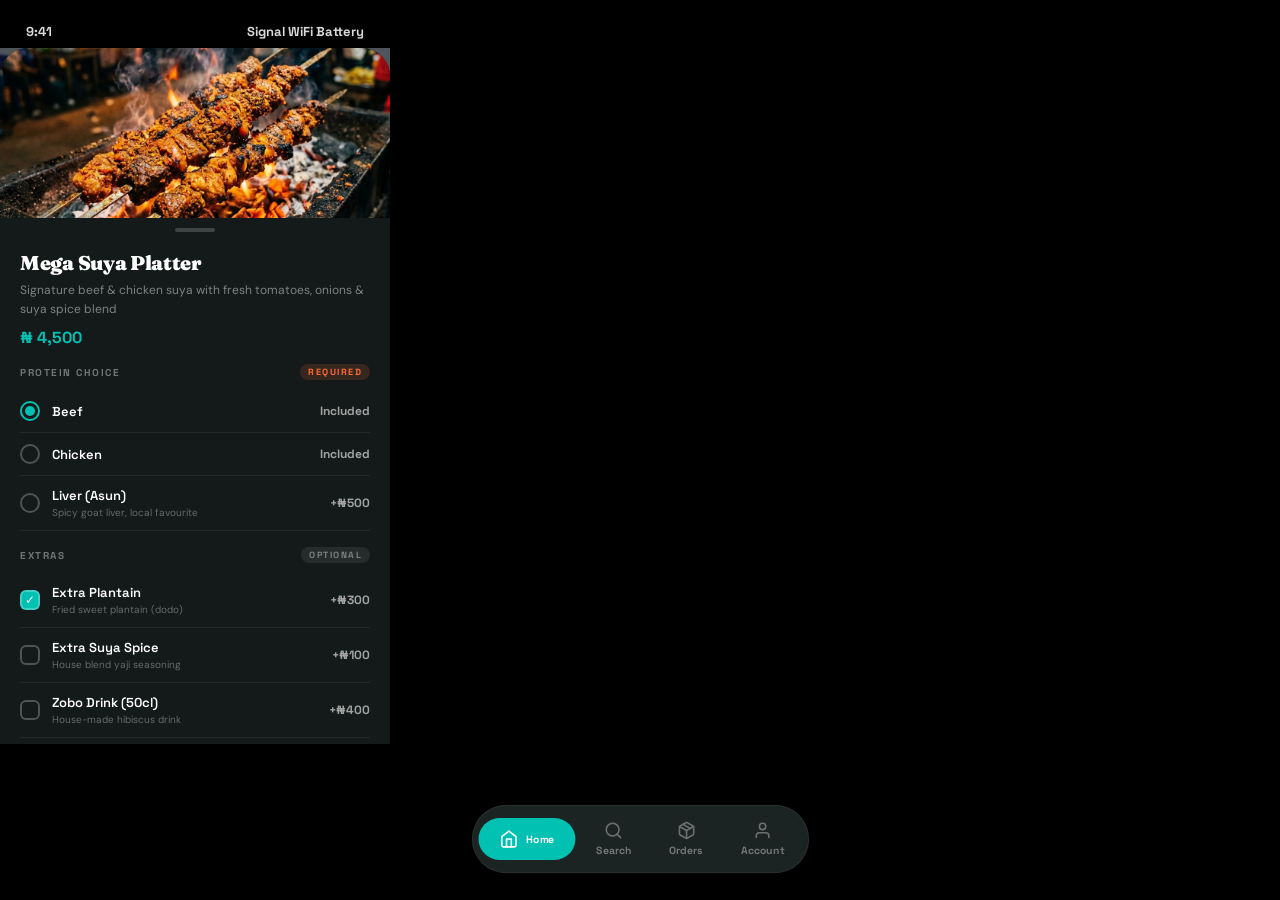
<file: app prototype/06_item_customization.html>
<!DOCTYPE html><html lang="en"><head><meta charset="UTF-8"><title>06 – Item Customization</title>
<link href="https://fonts.googleapis.com/css2?family=Fraunces:ital,opsz,wght@1,9..144,700;0,9..144,900&family=DM+Sans:wght@300;400;700&family=Space+Grotesk:wght@500;700&display=swap" rel="stylesheet">
<style>
*{margin:0;padding:0;box-sizing:border-box}
:root{--teal:#00C1B2;--td:#004943;--org:#FF6B35;--amb:#FFB347;--ink:#1A1C1C;--cream:#F9F9F9}
body{background:#0d0d0d;display:flex;gap:40px;padding:40px;justify-content:center;flex-wrap:wrap;font-family:'DM Sans',sans-serif}
.col{display:flex;flex-direction:column;align-items:center;gap:10px}
.lbl{font-family:'Space Grotesk',sans-serif;font-size:10px;font-weight:700;letter-spacing:2px;text-transform:uppercase;color:rgba(255,255,255,.35)}
.phone{width:390px;height:844px;border-radius:50px;overflow:hidden;position:relative;flex-shrink:0;border:1.5px solid rgba(255,255,255,.08);box-shadow:0 40px 100px rgba(0,0,0,.7);display:flex;flex-direction:column}
.screen{flex:1;overflow-y:auto;scrollbar-width:none;position:relative;display:flex;flex-direction:column}
.screen::-webkit-scrollbar{display:none}
.sb{height:48px;display:flex;align-items:flex-end;justify-content:space-between;padding:0 26px 8px;font-family:'Space Grotesk',sans-serif;font-size:13px;font-weight:700;flex-shrink:0}

/* Floating pill nav */
.bottom-nav-wrap{flex-shrink:0;padding:0 20px 28px;display:flex;justify-content:center;background:transparent}
.bottom-nav{display:inline-flex;align-items:center;gap:4px;padding:6px;border-radius:60px}
.nav-item{display:flex;flex-direction:column;align-items:center;justify-content:center;gap:4px;padding:10px 18px;border-radius:50px;cursor:pointer;min-width:58px;position:relative}
.nav-item.active{flex-direction:row;gap:8px;padding:12px 22px}
.nav-icon{width:20px;height:20px;display:flex;align-items:center;justify-content:center;flex-shrink:0}
.nav-icon img{width:100%;height:100%;object-fit:contain;transition:filter .2s}
.nav-label{font-family:'Space Grotesk',sans-serif;font-size:11px;font-weight:700;letter-spacing:.2px;white-space:nowrap}

/* Background (dimmed menu behind sheet) */
.bg-dim{width:100%;flex:1;position:relative;overflow:hidden;display:flex;flex-direction:column;justify-content:flex-end}
.bg-rest{position:absolute;inset:0;width:100%;height:100%;object-fit:cover;filter:brightness(.35)}

/* Bottom Sheet */
.sheet{position:relative;z-index:2;border-radius:28px 28px 0 0;overflow:hidden}
.sheet-handle{width:40px;height:4px;border-radius:2px;margin:10px auto 0}
.sheet-food{width:100%;height:170px;object-fit:cover;display:block}
.sheet-body{padding:18px 20px 0}
.sheet-name{font-family:'Fraunces',Georgia,serif;font-size:20px;font-weight:900;letter-spacing:-.3px}
.sheet-desc{font-size:12px;line-height:1.6;margin-top:6px}
.sheet-price{font-family:'Space Grotesk',sans-serif;font-size:16px;font-weight:700;margin-top:8px;color:var(--teal)}
.opt-group{margin-top:16px}
.opt-title{font-family:'Space Grotesk',sans-serif;font-size:10px;font-weight:700;letter-spacing:1.5px;text-transform:uppercase;margin-bottom:10px;display:flex;align-items:center;justify-content:space-between}
.opt-req{font-size:9px;font-weight:700;padding:2px 8px;border-radius:8px;background:rgba(255,107,53,.15);color:var(--org)}
.opt-opt{font-size:9px;font-weight:700;padding:2px 8px;border-radius:8px}
.opt-item{display:flex;align-items:center;justify-content:space-between;padding:11px 0;border-bottom:1px solid}
.opt-left{display:flex;align-items:center;gap:12px}
.radio{width:20px;height:20px;border-radius:50%;border:2px solid;display:flex;align-items:center;justify-content:center;flex-shrink:0}
.radio.checked::after{content:'';width:10px;height:10px;border-radius:50%;background:var(--teal)}
.checkbox{width:20px;height:20px;border-radius:6px;border:2px solid;display:flex;align-items:center;justify-content:center;flex-shrink:0;font-size:12px}
.checkbox.checked{background:var(--teal);border-color:var(--teal);color:#fff}
.opt-name{font-family:'Space Grotesk',sans-serif;font-size:13px;font-weight:600}
.opt-sub{font-size:10px;margin-top:2px}
.opt-price{font-family:'Space Grotesk',sans-serif;font-size:12px;font-weight:700}
.qty-row{display:flex;align-items:center;justify-content:space-between;padding:16px 0 8px}
.qty-label{font-family:'Space Grotesk',sans-serif;font-size:13px;font-weight:700}
.qty-ctrl{display:flex;align-items:center;gap:14px}
.qty-btn{width:32px;height:32px;border-radius:10px;display:flex;align-items:center;justify-content:center;font-size:18px;cursor:pointer;font-weight:300}
.qty-num{font-family:'Space Grotesk',sans-serif;font-size:16px;font-weight:700;min-width:24px;text-align:center}
.add-cart{width:calc(100% - 40px);margin:8px 20px 20px;padding:16px 20px;background:linear-gradient(135deg,var(--teal) 0%,var(--td) 100%);border-radius:18px;display:flex;align-items:center;justify-content:space-between;cursor:pointer;box-shadow:0 8px 24px rgba(0,193,178,.4)}
.add-cart-label{font-family:'Space Grotesk',sans-serif;font-size:14px;font-weight:700;color:#fff}
.add-cart-price{font-family:'Space Grotesk',sans-serif;font-size:14px;font-weight:700;color:#fff}

/* Dark */
.dk .sb{color:rgba(255,255,255,.85)}
.dk .sheet{background:#141a19}
.dk .sheet-handle{background:rgba(255,255,255,.18)}
.dk .sheet-name{color:#fff}
.dk .sheet-desc{color:rgba(255,255,255,.45)}
.dk .opt-title{color:rgba(255,255,255,.4)}
.dk .opt-opt{background:rgba(255,255,255,.08);color:rgba(255,255,255,.4)}
.dk .opt-item{border-color:rgba(255,255,255,.06)}
.dk .radio{border-color:rgba(255,255,255,.25)}
.dk .radio.checked{border-color:var(--teal)}
.dk .checkbox{border-color:rgba(255,255,255,.25)}
.dk .opt-name{color:#fff}
.dk .opt-sub{color:rgba(255,255,255,.35)}
.dk .opt-price{color:rgba(255,255,255,.6)}
.dk .qty-label{color:#fff}
.dk .qty-btn{background:rgba(255,255,255,.08);color:#fff}
.dk .qty-num{color:#fff}
.dk .bottom-nav{background:#1c2423;box-shadow:0 8px 32px rgba(0,0,0,.55),0 2px 8px rgba(0,0,0,.3);border:1px solid rgba(255,255,255,.06)}
.dk .nav-item .nav-icon img{filter:brightness(0) invert(1) opacity(.35)}
.dk .nav-item .nav-label{color:rgba(255,255,255,.38)}
.dk .nav-item.active{background:var(--teal)}
.dk .nav-item.active .nav-label{color:#fff}
.dk .nav-item.active .nav-icon img{filter:brightness(0) invert(1)}

/* Light */
.lt .sb{color:rgba(26,28,28,.75)}
.lt .sheet{background:#fff}
.lt .sheet-handle{background:rgba(0,0,0,.12)}
.lt .sheet-name{color:var(--ink)}
.lt .sheet-desc{color:rgba(26,28,28,.5)}
.lt .sheet-price{color:var(--td)}
.lt .opt-title{color:rgba(26,28,28,.4)}
.lt .opt-opt{background:rgba(0,0,0,.05);color:rgba(26,28,28,.45)}
.lt .opt-item{border-color:rgba(0,0,0,.06)}
.lt .radio{border-color:rgba(0,0,0,.2)}
.lt .radio.checked{border-color:var(--td)}
.lt .radio.checked::after{background:var(--td)}
.lt .checkbox{border-color:rgba(0,0,0,.2)}
.lt .checkbox.checked{background:var(--td);border-color:var(--td)}
.lt .opt-name{color:var(--ink)}
.lt .opt-sub{color:rgba(26,28,28,.4)}
.lt .opt-price{color:rgba(26,28,28,.55)}
.lt .qty-label{color:var(--ink)}
.lt .qty-btn{background:rgba(0,0,0,.05);color:var(--ink)}
.lt .qty-num{color:var(--ink)}
.lt .add-cart{background:linear-gradient(135deg,var(--td) 0%,#002e2a 100%);box-shadow:0 8px 24px rgba(0,73,67,.35)}
.lt .bottom-nav{background:#fff;box-shadow:0 8px 32px rgba(0,0,0,.13),0 2px 8px rgba(0,0,0,.06)}
.lt .nav-item .nav-icon img{filter:opacity(.3)}
.lt .nav-item .nav-label{color:rgba(26,28,28,.38)}
.lt .nav-item.active{background:#1A1C1C}
.lt .nav-item.active .nav-label{color:#fff}
.lt .nav-item.active .nav-icon img{filter:brightness(0) invert(1)}
</style>
<style id="mode-style">
    body.app-mode { 
        padding: 0 !important; 
        gap: 0 !important; 
        justify-content: flex-start !important; 
        overflow: hidden !important;
        background: #000 !important;
    }
    body.app-mode .col { display: none !important; width: 390px; height: 844px; }
    body.app-mode.nigeria .col:nth-of-type(1) { display: flex !important; }
    body.app-mode.ghana .col:nth-of-type(2) { display: flex !important; }
    body.app-mode .phone { 
        width: 390px !important; 
        height: 844px !important; 
        border-radius: 0 !important; 
        border: none !important; 
        box-shadow: none !important;
    }
    body.app-mode .lbl { display: none !important; }
</style>
<script>
    window.addEventListener('message', (e) => {
        if (e.data.type === 'setMode') {
            document.body.classList.add('app-mode');
            document.body.classList.remove('nigeria', 'ghana');
            document.body.classList.add(e.data.mode);
        }
    });
    // Default to app mode if inside iframe
    if (window.self !== window.top) {
        document.addEventListener('DOMContentLoaded', () => {
            document.body.classList.add('app-mode');
            let country = localStorage.getItem('deliveroo_country') || 'nigeria';
            document.body.classList.remove('nigeria', 'ghana');
            document.body.classList.add(country);
        });
    }
</script>


<style id="nav-fix-style">
    /* Force the navigation to stay at the bottom of the device frame */
    body.app-mode .bottom-nav-wrap {
        position: fixed !important;
        bottom: 25px !important;
        left: 0 !important;
        right: 0 !important;
        z-index: 10000 !important;
        width: 390px !important;
        margin: 0 auto !important;
        padding: 0 !important;
        display: flex !important;
        justify-content: center !important;
        pointer-events: none !important;
    }
    body.app-mode .bottom-nav {
        pointer-events: auto !important;
        transform: scale(0.95); /* Slight scale down to ensure fit */
    }
    /* Ensure the screen content doesn't get hidden behind the nav */
    body.app-mode .screen {
        padding-bottom: 100px !important;
        height: 844px !important;
        width: 390px !important;
    }
</style>

</head><body>

<!-- DARK -->
<div class="col"><div class="lbl">Item Customization — Dark</div>
<div class="phone"><div class="screen dk">
  <div class="sb"><span>9:41</span><span>Signal WiFi Battery</span></div>
  <div class="bg-dim">
    <img class="bg-rest" src="../assets/university-of-suya.jpg" alt="">
    <div class="sheet">
      <img class="sheet-food" src="../assets/suya.png" alt="Mega Suya">
      <div class="sheet-handle"></div>
      <div class="sheet-body">
        <div class="sheet-name">Mega Suya Platter</div>
        <div class="sheet-desc">Signature beef & chicken suya with fresh tomatoes, onions & suya spice blend</div>
        <div class="sheet-price">&#8358; 4,500</div>
        <div class="opt-group">
          <div class="opt-title">Protein Choice <span class="opt-req">Required</span></div>
          <div class="opt-item"><div class="opt-left"><div class="radio checked"></div><div class="opt-name">Beef</div></div><div class="opt-price">Included</div></div>
          <div class="opt-item"><div class="opt-left"><div class="radio"></div><div class="opt-name">Chicken</div></div><div class="opt-price">Included</div></div>
          <div class="opt-item"><div class="opt-left"><div class="radio"></div><div><div class="opt-name">Liver (Asun)</div><div class="opt-sub">Spicy goat liver, local favourite</div></div></div><div class="opt-price">+&#8358;500</div></div>
        </div>
        <div class="opt-group">
          <div class="opt-title">Extras <span class="opt-opt">Optional</span></div>
          <div class="opt-item"><div class="opt-left"><div class="checkbox checked">&#10003;</div><div><div class="opt-name">Extra Plantain</div><div class="opt-sub">Fried sweet plantain (dodo)</div></div></div><div class="opt-price">+&#8358;300</div></div>
          <div class="opt-item"><div class="opt-left"><div class="checkbox"></div><div><div class="opt-name">Extra Suya Spice</div><div class="opt-sub">House blend yaji seasoning</div></div></div><div class="opt-price">+&#8358;100</div></div>
          <div class="opt-item"><div class="opt-left"><div class="checkbox"></div><div><div class="opt-name">Zobo Drink (50cl)</div><div class="opt-sub">House-made hibiscus drink</div></div></div><div class="opt-price">+&#8358;400</div></div>
        </div>
        <div class="qty-row">
          <div class="qty-label">Quantity</div>
          <div class="qty-ctrl">
            <div class="qty-btn">&#8722;</div>
            <div class="qty-num">2</div>
            <div class="qty-btn" style="background:var(--teal);color:#fff">+</div>
          </div>
        </div>
      </div>
      <div class="add-cart"><div class="add-cart-label">Add to Cart</div><div class="add-cart-price">&#8358; 9,600</div></div>
    </div>
  </div>
  <div class="bottom-nav-wrap">
    <div class="bottom-nav">
      <div class="nav-item active"><div class="nav-icon"><img src="./feather/home.svg" alt="Home"></div><div class="nav-label">Home</div></div>
      <div class="nav-item"><div class="nav-icon"><img src="./feather/search.svg" alt="Search"></div><div class="nav-label">Search</div></div>
      <div class="nav-item"><div class="nav-icon"><img src="./feather/package.svg" alt="Orders"></div><div class="nav-label">Orders</div></div>
      <div class="nav-item"><div class="nav-icon"><img src="./feather/user.svg" alt="Account"></div><div class="nav-label">Account</div></div>
    </div>
  </div>
</div></div></div>

<!-- LIGHT -->
<div class="col"><div class="lbl">Item Customization — Light</div>
<div class="phone"><div class="screen lt">
  <div class="sb"><span style="color:rgba(255,255,255,.85)">9:41</span><span style="color:rgba(255,255,255,.85)">Signal WiFi Battery</span></div>
  <div class="bg-dim">
    <img class="bg-rest" src="../assets/The-Buka-Restaurant-696x423.webp" alt="" style="filter:brightness(.45)">
    <div class="sheet">
      <img class="sheet-food" src="../assets/waakye.png" alt="Waakye">
      <div class="sheet-handle"></div>
      <div class="sheet-body">
        <div class="sheet-name">Waakye Special</div>
        <div class="sheet-desc">Waakye, fried fish, boiled egg, spaghetti, shito sauce & gari</div>
        <div class="sheet-price">GH&#8373; 45</div>
        <div class="opt-group">
          <div class="opt-title">Protein <span class="opt-req">Required</span></div>
          <div class="opt-item"><div class="opt-left"><div class="radio checked"></div><div class="opt-name">Fried Fish</div></div><div class="opt-price">Included</div></div>
          <div class="opt-item"><div class="opt-left"><div class="radio"></div><div class="opt-name">Grilled Chicken</div></div><div class="opt-price">+GH&#8373;15</div></div>
          <div class="opt-item"><div class="opt-left"><div class="radio"></div><div><div class="opt-name">Beef</div><div class="opt-sub">Stewed beef cuts</div></div></div><div class="opt-price">+GH&#8373;12</div></div>
        </div>
        <div class="opt-group">
          <div class="opt-title">Extras <span class="opt-opt">Optional</span></div>
          <div class="opt-item"><div class="opt-left"><div class="checkbox checked">&#10003;</div><div><div class="opt-name">Extra Shito</div><div class="opt-sub">Hot Ghanaian pepper sauce</div></div></div><div class="opt-price">+GH&#8373;3</div></div>
          <div class="opt-item"><div class="opt-left"><div class="checkbox"></div><div><div class="opt-name">Extra Kelewele</div><div class="opt-sub">Spiced fried plantain</div></div></div><div class="opt-price">+GH&#8373;5</div></div>
          <div class="opt-item"><div class="opt-left"><div class="checkbox"></div><div><div class="opt-name">Sobolo Drink</div><div class="opt-sub">Chilled hibiscus drink</div></div></div><div class="opt-price">+GH&#8373;8</div></div>
        </div>
        <div class="qty-row">
          <div class="qty-label">Quantity</div>
          <div class="qty-ctrl">
            <div class="qty-btn">&#8722;</div>
            <div class="qty-num">1</div>
            <div class="qty-btn" style="background:var(--td);color:#fff">+</div>
          </div>
        </div>
      </div>
      <div class="add-cart"><div class="add-cart-label">Add to Cart</div><div class="add-cart-price">GH&#8373; 48</div></div>
    </div>
  </div>
  <div class="bottom-nav-wrap">
    <div class="bottom-nav">
      <div class="nav-item active"><div class="nav-icon"><img src="./feather/home.svg" alt="Home"></div><div class="nav-label">Home</div></div>
      <div class="nav-item"><div class="nav-icon"><img src="./feather/search.svg" alt="Search"></div><div class="nav-label">Search</div></div>
      <div class="nav-item"><div class="nav-icon"><img src="./feather/package.svg" alt="Orders"></div><div class="nav-label">Orders</div></div>
      <div class="nav-item"><div class="nav-icon"><img src="./feather/user.svg" alt="Account"></div><div class="nav-label">Account</div></div>
    </div>
  </div>
</div></div></div>


<script>
    document.addEventListener('DOMContentLoaded', () => {
        const navigate = (file) => {
            window.parent.postMessage({ type: 'navigate', file: file }, '*');
        };

        // Determine mode/country
        let country = localStorage.getItem('deliveroo_country') || 'nigeria';
        const isGhana = country === 'ghana';
        
        // Ensure body matches the current mode
        document.body.classList.remove('nigeria', 'ghana');
        document.body.classList.add('app-mode', country);

        // Load the customizing item
        let baseItem = null;
        try {
            baseItem = JSON.parse(localStorage.getItem('deliveroo_customizing_item'));
        } catch(e) {}

        // Fallbacks if nothing is in localStorage
        if (!baseItem) {
            baseItem = {
                name: isGhana ? "Waakye Special" : "Mega Suya Platter",
                price: isGhana ? 45 : 4500,
                img: isGhana ? "../assets/waakye.png" : "../assets/suya.png",
                restaurant: isGhana ? "Buka Restaurant" : "University of Suya",
                country: country
            };
        }

        // Apply item details to active column
        const activeContainerSelector = isGhana ? '.lt' : '.dk';
        const container = document.querySelector(activeContainerSelector);
        
        if (container && baseItem) {
            const nameEl = container.querySelector('.sheet-name');
            if (nameEl) nameEl.innerText = baseItem.name;
            
            const foodImg = container.querySelector('.sheet-food');
            if (foodImg && baseItem.img) foodImg.src = baseItem.img;
            
            const priceEl = container.querySelector('.sheet-price');
            if (priceEl) {
                priceEl.innerText = isGhana ? `GH₵ ${baseItem.price}` : `₦ ${baseItem.price.toLocaleString()}`;
            }
        }

        // Quantity controls
        let quantity = 1;
        const qtyNumEl = container ? container.querySelector('.qty-num') : null;
        if (qtyNumEl) quantity = parseInt(qtyNumEl.innerText.trim(), 10) || 1;

        const updateQuantity = (change) => {
            quantity += change;
            if (quantity < 1) quantity = 1;
            if (qtyNumEl) qtyNumEl.innerText = quantity;
            recalculateTotal();
        };

        if (container) {
            const qtyBtns = container.querySelectorAll('.qty-btn');
            if (qtyBtns.length >= 2) {
                qtyBtns[0].style.cursor = 'pointer';
                qtyBtns[1].style.cursor = 'pointer';
                qtyBtns[0].addEventListener('click', (e) => {
                    e.stopPropagation();
                    updateQuantity(-1);
                });
                qtyBtns[1].addEventListener('click', (e) => {
                    e.stopPropagation();
                    updateQuantity(1);
                });
            }
        }

        // Setup options clicks (radios and checkboxes)
        if (container) {
            container.querySelectorAll('.opt-item').forEach(item => {
                item.style.cursor = 'pointer';
                item.addEventListener('click', (e) => {
                    e.stopPropagation();
                    
                    const radio = item.querySelector('.radio');
                    if (radio) {
                        const optGroup = item.closest('.opt-group');
                        optGroup.querySelectorAll('.radio').forEach(r => r.classList.remove('checked'));
                        radio.classList.add('checked');
                    }
                    
                    const checkbox = item.querySelector('.checkbox');
                    if (checkbox) {
                        checkbox.classList.toggle('checked');
                        if (checkbox.classList.contains('checked')) {
                            checkbox.innerHTML = '&#10003;';
                        } else {
                            checkbox.innerHTML = '';
                        }
                    }
                    
                    recalculateTotal();
                });
            });
        }

        // Recalculate price
        const recalculateTotal = () => {
            if (!container) return 0;
            
            let extraPrice = 0;
            container.querySelectorAll('.opt-item').forEach(item => {
                const radio = item.querySelector('.radio');
                const checkbox = item.querySelector('.checkbox');
                
                const isSelected = (radio && radio.classList.contains('checked')) || 
                                     (checkbox && checkbox.classList.contains('checked'));
                                     
                if (isSelected) {
                    const priceTextEl = item.querySelector('.opt-price');
                    if (priceTextEl) {
                        const priceText = priceTextEl.innerText.trim();
                        if (!priceText.toLowerCase().includes('included')) {
                            const valStr = priceText.replace(/[^0-9]/g, '');
                            extraPrice += parseInt(valStr, 10) || 0;
                        }
                    }
                }
            });
            
            const totalItemPrice = (baseItem.price + extraPrice) * quantity;
            
            // Update display
            const addCartPriceEl = container.querySelector('.add-cart-price');
            if (addCartPriceEl) {
                addCartPriceEl.innerText = isGhana ? `GH₵ ${totalItemPrice}` : `₦ ${totalItemPrice.toLocaleString()}`;
            }
            
            return totalItemPrice;
        };

        // Initialize price calculation
        recalculateTotal();

        // Add to Cart click
        if (container) {
            const addCartBtn = container.querySelector('.add-cart');
            if (addCartBtn) {
                addCartBtn.addEventListener('click', (e) => {
                    e.preventDefault();
                    e.stopPropagation();
                    
                    // Collect selected options
                    const selectedExtras = [];
                    container.querySelectorAll('.opt-item').forEach(item => {
                        const radio = item.querySelector('.radio');
                        const checkbox = item.querySelector('.checkbox');
                        
                        const isSelected = (radio && radio.classList.contains('checked')) || 
                                             (checkbox && checkbox.classList.contains('checked'));
                                             
                        if (isSelected) {
                            const nameEl = item.querySelector('.opt-name');
                            const priceTextEl = item.querySelector('.opt-price');
                            
                            const optName = nameEl ? nameEl.innerText.trim() : '';
                            const priceText = priceTextEl ? priceTextEl.innerText.trim() : '';
                            let optPrice = 0;
                            if (!priceText.toLowerCase().includes('included')) {
                                optPrice = parseInt(priceText.replace(/[^0-9]/g, ''), 10) || 0;
                            }
                            
                            selectedExtras.push({ name: optName, price: optPrice });
                        }
                    });
                    
                    // Get current cart or start fresh
                    let cart = {
                        restaurant: baseItem.restaurant,
                        country: country,
                        items: []
                    };
                    
                    try {
                        const existingCart = JSON.parse(localStorage.getItem('deliveroo_cart'));
                        if (existingCart && existingCart.restaurant === baseItem.restaurant && existingCart.country === country) {
                            cart = existingCart;
                        }
                    } catch(e) {}
                    
                    // Create cart item
                    const cartItem = {
                        name: baseItem.name,
                        basePrice: baseItem.price,
                        price: baseItem.price + selectedExtras.reduce((sum, ext) => sum + ext.price, 0),
                        quantity: quantity,
                        extras: selectedExtras,
                        img: baseItem.img
                    };
                    
                    // Check if duplicate item (same name and same extras)
                    let duplicateIndex = -1;
                    for (let i = 0; i < cart.items.length; i++) {
                        const item = cart.items[i];
                        if (item.name === cartItem.name && item.extras.length === cartItem.extras.length) {
                            let match = true;
                            for (let j = 0; j < item.extras.length; j++) {
                                if (item.extras[j].name !== cartItem.extras[j].name) {
                                    match = false;
                                    break;
                                }
                            }
                            if (match) {
                                duplicateIndex = i;
                                break;
                            }
                        }
                    }
                    
                    if (duplicateIndex > -1) {
                        cart.items[duplicateIndex].quantity += quantity;
                    } else {
                        cart.items.push(cartItem);
                    }
                    
                    localStorage.setItem('deliveroo_cart', JSON.stringify(cart));
                    navigate('07_cart_checkout.html');
                });
            }
        }

        // Message listener to handle parent country switch
        window.addEventListener('message', (e) => {
            if (e.data.type === 'setMode') {
                localStorage.setItem('deliveroo_country', e.data.mode);
                location.reload();
            }
        });

        // Back button / dismissal actions
        if (container) {
            const bgDim = container.querySelector('.bg-dim');
            if (bgDim) {
                bgDim.addEventListener('click', (e) => {
                    if (e.target === bgDim) {
                        navigate('05_restaurant_menu.html');
                    }
                });
            }
            
            const sheetHandle = container.querySelector('.sheet-handle');
            if (sheetHandle) {
                sheetHandle.style.cursor = 'pointer';
                sheetHandle.addEventListener('click', (e) => {
                    e.stopPropagation();
                    navigate('05_restaurant_menu.html');
                });
            }
        }
    });
</script>

</body></html>
</file>
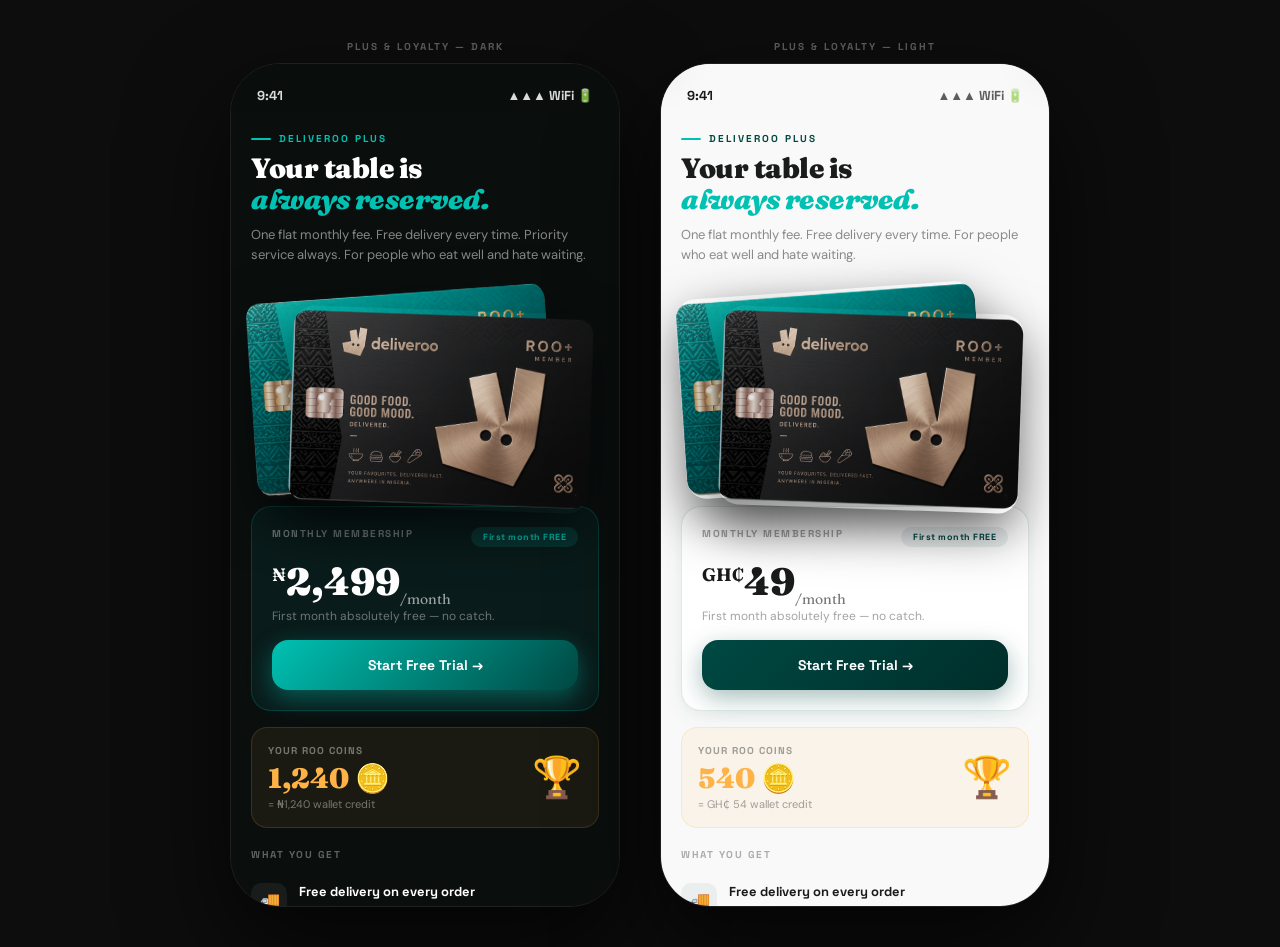
<file: app prototype/11_plus_loyalty.html>
<!DOCTYPE html><html lang="en"><head><meta charset="UTF-8"><title>11 – Deliveroo Plus & Loyalty</title>
<link href="https://fonts.googleapis.com/css2?family=Fraunces:ital,opsz,wght@1,9..144,700;0,9..144,900&family=DM+Sans:wght@300;400;700&family=Space+Grotesk:wght@500;700&display=swap" rel="stylesheet">
<style>
*{margin:0;padding:0;box-sizing:border-box}
:root{--teal:#00C1B2;--td:#004943;--org:#FF6B35;--amb:#FFB347;--ink:#1A1C1C;--cream:#F9F9F9}
body{background:#0d0d0d;display:flex;gap:40px;padding:40px;justify-content:center;flex-wrap:wrap;font-family:'DM Sans',sans-serif}
.col{display:flex;flex-direction:column;align-items:center;gap:10px}
.lbl{font-family:'Space Grotesk',sans-serif;font-size:10px;font-weight:700;letter-spacing:2px;text-transform:uppercase;color:rgba(255,255,255,.35)}
.phone{width:390px;height:844px;border-radius:50px;overflow:hidden;position:relative;flex-shrink:0;border:1.5px solid rgba(255,255,255,.08);box-shadow:0 40px 100px rgba(0,0,0,.7)}
.screen{width:100%;height:100%;overflow-y:auto;scrollbar-width:none;position:relative}
.screen::-webkit-scrollbar{display:none}
.sb{position:sticky;top:0;z-index:30;height:48px;display:flex;align-items:flex-end;justify-content:space-between;padding:0 26px 8px;backdrop-filter:blur(14px);font-family:'Space Grotesk',sans-serif;font-size:13px;font-weight:700}

/* Hero gradient header */
.plus-hero{padding:20px 20px 0;position:relative}
.plus-eyebrow{font-family:'Space Grotesk',sans-serif;font-size:10px;font-weight:700;letter-spacing:2px;text-transform:uppercase;color:var(--teal);margin-bottom:8px;display:flex;align-items:center;gap:8px}
.plus-eyebrow::before{content:'';width:20px;height:2px;background:var(--teal);border-radius:1px}
.plus-headline{font-family:'Fraunces',Georgia,serif;font-size:28px;font-weight:900;line-height:1.1;letter-spacing:-.5px}
.plus-sub{font-size:13px;line-height:1.6;margin-top:10px}

/* Loyalty cards 3D tilt */
.cards-3d{position:relative;height:200px;margin:24px 20px 8px}
.lcard{position:absolute;width:300px;border-radius:20px;overflow:hidden;box-shadow:0 20px 50px rgba(0,0,0,.5)}
.lcard-teal{top:0;left:0;transform:rotate(-4deg);z-index:1}
.lcard-black{top:20px;left:40px;transform:rotate(2deg);z-index:2}
.lcard img{width:100%;display:block}

/* Pricing card */
.price-card{margin:16px 20px;padding:20px;border-radius:20px;display:flex;flex-direction:column;gap:16px;border:1px solid}
.price-top{display:flex;align-items:flex-start;justify-content:space-between}
.price-label{font-family:'Space Grotesk',sans-serif;font-size:10px;font-weight:700;letter-spacing:1.5px;text-transform:uppercase}
.price-badge{padding:4px 12px;border-radius:10px;font-family:'Space Grotesk',sans-serif;font-size:9px;font-weight:700;letter-spacing:.5px}
.price-amount{font-family:'Fraunces',Georgia,serif;font-size:38px;font-weight:900;line-height:1}
.price-amount sup{font-size:18px;font-weight:700;vertical-align:super}
.price-amount sub{font-size:14px;font-weight:400;opacity:.6}
.price-trial{font-size:12px;margin-top:2px}
.price-cta{padding:16px;border-radius:16px;font-family:'Space Grotesk',sans-serif;font-size:14px;font-weight:700;color:#fff;text-align:center;cursor:pointer;background:linear-gradient(135deg,var(--teal) 0%,var(--td) 100%);box-shadow:0 8px 24px rgba(0,193,178,.4)}

/* Perks list */
.perks-section{padding:4px 20px 20px}
.perks-title{font-family:'Space Grotesk',sans-serif;font-size:10px;font-weight:700;letter-spacing:1.5px;text-transform:uppercase;margin-bottom:12px}
.perk-item{display:flex;align-items:flex-start;gap:12px;padding:10px 0;border-bottom:1px solid}
.perk-icon{width:36px;height:36px;border-radius:10px;display:flex;align-items:center;justify-content:center;font-size:18px;flex-shrink:0}
.perk-text{flex:1}
.perk-name{font-family:'Space Grotesk',sans-serif;font-size:13px;font-weight:700}
.perk-desc{font-size:11px;margin-top:2px;line-height:1.5}

/* Roo coins */
.coins-row{margin:0 20px 16px;padding:16px;border-radius:16px;display:flex;align-items:center;justify-content:space-between}
.coins-left{}
.coins-label{font-family:'Space Grotesk',sans-serif;font-size:10px;font-weight:700;letter-spacing:1px;text-transform:uppercase;margin-bottom:4px}
.coins-amount{font-family:'Fraunces',Georgia,serif;font-size:28px;font-weight:900;color:var(--amb)}
.coins-sub{font-size:11px;margin-top:2px}
.coins-icon{font-size:40px}



/* Dark */
.dk{background:#0a0f0e}
.dk .sb{background:rgba(10,15,14,.94);color:rgba(255,255,255,.85)}
.dk .plus-headline{color:#fff}
.dk .plus-sub{color:rgba(255,255,255,.5)}
.dk .price-card{background:rgba(0,193,178,.07);border-color:rgba(0,193,178,.2)}
.dk .price-label{color:rgba(255,255,255,.4)}
.dk .price-badge{background:rgba(0,193,178,.15);color:var(--teal)}
.dk .price-amount{color:#fff}
.dk .price-trial{color:rgba(255,255,255,.4)}
.dk .perks-title{color:rgba(255,255,255,.35)}
.dk .perk-item{border-color:rgba(255,255,255,.06)}
.dk .perk-icon{background:rgba(255,255,255,.06)}
.dk .perk-name{color:#fff}
.dk .perk-desc{color:rgba(255,255,255,.4)}
.dk .coins-row{background:rgba(255,179,71,.07);border:1px solid rgba(255,179,71,.15)}
.dk .coins-label{color:rgba(255,255,255,.4)}
.dk .coins-sub{color:rgba(255,255,255,.4)}
/* Light */
.lt{background:var(--cream)}
.lt .sb{background:rgba(249,249,249,.94);color:rgba(26,28,28,.85)}
.lt .plus-headline{color:var(--ink)}
.lt .plus-sub{color:rgba(26,28,28,.5)}
.lt .price-card{background:#fff;border-color:rgba(0,73,67,.12);box-shadow:0 4px 20px rgba(0,73,67,.08)}
.lt .price-label{color:rgba(26,28,28,.4)}
.lt .price-badge{background:rgba(0,73,67,.08);color:var(--td)}
.lt .price-amount{color:var(--ink)}
.lt .price-trial{color:rgba(26,28,28,.4)}
.lt .price-cta{background:linear-gradient(135deg,var(--td) 0%,#002e2a 100%);box-shadow:0 8px 24px rgba(0,73,67,.35)}
.lt .perks-title{color:rgba(26,28,28,.35)}
.lt .perk-item{border-color:rgba(0,0,0,.06)}
.lt .perk-icon{background:rgba(0,73,67,.06)}
.lt .perk-name{color:var(--ink)}
.lt .perk-desc{color:rgba(26,28,28,.45)}
.lt .coins-row{background:rgba(255,179,71,.08);border:1px solid rgba(255,179,71,.2)}
.lt .coins-label{color:rgba(26,28,28,.4)}
.lt .coins-sub{color:rgba(26,28,28,.4)}


/* Floating pill nav */
.bottom-nav-wrap{position:sticky;bottom:0;z-index:50;padding:0 20px 28px;display:flex;justify-content:center;pointer-events:none}
.bottom-nav{display:inline-flex;align-items:center;gap:4px;padding:6px;border-radius:60px;pointer-events:all}
.nav-item{display:flex;flex-direction:column;align-items:center;justify-content:center;gap:4px;padding:10px 18px;border-radius:50px;cursor:pointer;transition:all .25s cubic-bezier(.34,1.56,.64,1);min-width:58px;position:relative}
.nav-item.active{flex-direction:row;gap:8px;padding:12px 22px}
.nav-icon{width:20px;height:20px;display:flex;align-items:center;justify-content:center;flex-shrink:0}
.nav-icon img{width:100%;height:100%;object-fit:contain;transition:filter .2s}
.nav-label{font-family:'Space Grotesk',sans-serif;font-size:11px;font-weight:700;letter-spacing:.2px;white-space:nowrap}
.nav-dot{position:absolute;top:5px;right:10px;width:7px;height:7px;border-radius:50%;background:var(--orange,#FF6B35);border:2px solid transparent}
.dk .bottom-nav{background:#1c2423;box-shadow:0 8px 32px rgba(0,0,0,.55),0 2px 8px rgba(0,0,0,.3);border:1px solid rgba(255,255,255,.06)}
.dk .nav-item .nav-icon img{filter:brightness(0) invert(1) opacity(.35)}
.dk .nav-item .nav-label{color:rgba(255,255,255,.38)}
.dk .nav-item.active{background:var(--teal,#00C1B2)}
.dk .nav-item.active .nav-label{color:#fff}
.dk .nav-item.active .nav-icon img{filter:brightness(0) invert(1)}
.dk .nav-dot{border-color:#1c2423}
.lt .bottom-nav{background:#fff;box-shadow:0 8px 32px rgba(0,0,0,.13),0 2px 8px rgba(0,0,0,.06)}
.lt .nav-item .nav-icon img{filter:opacity(.3)}
.lt .nav-item .nav-label{color:rgba(26,28,28,.38)}
.lt .nav-item.active{background:#1A1C1C}
.lt .nav-item.active .nav-label{color:#fff}
.lt .nav-item.active .nav-icon img{filter:brightness(0) invert(1)}
.lt .nav-dot{border-color:#fff}

</style>
<style id="mode-style">
    body.app-mode { 
        padding: 0 !important; 
        gap: 0 !important; 
        justify-content: flex-start !important; 
        overflow: hidden !important;
        background: #000 !important;
    }
    body.app-mode .col { display: none !important; width: 390px; height: 844px; }
    body.app-mode.nigeria .col:nth-of-type(1) { display: flex !important; }
    body.app-mode.ghana .col:nth-of-type(2) { display: flex !important; }
    body.app-mode .phone { 
        width: 390px !important; 
        height: 844px !important; 
        border-radius: 0 !important; 
        border: none !important; 
        box-shadow: none !important;
    }
    body.app-mode .lbl { display: none !important; }
</style>
<script>
    window.addEventListener('message', (e) => {
        if (e.data.type === 'setMode') {
            document.body.classList.add('app-mode');
            document.body.classList.remove('nigeria', 'ghana');
            document.body.classList.add(e.data.mode);
        }
    });
    // Default to app mode if inside iframe
    if (window.self !== window.top) {
        document.addEventListener('DOMContentLoaded', () => {
            document.body.classList.add('app-mode');
            let country = localStorage.getItem('deliveroo_country') || 'nigeria';
            document.body.classList.remove('nigeria', 'ghana');
            document.body.classList.add(country);
        });
    }
</script>


<style id="nav-fix-style">
    /* Force the navigation to stay at the bottom of the device frame */
    body.app-mode .bottom-nav-wrap {
        position: fixed !important;
        bottom: 25px !important;
        left: 0 !important;
        right: 0 !important;
        z-index: 10000 !important;
        width: 390px !important;
        margin: 0 auto !important;
        padding: 0 !important;
        display: flex !important;
        justify-content: center !important;
        pointer-events: none !important;
    }
    body.app-mode .bottom-nav {
        pointer-events: auto !important;
        transform: scale(0.95); /* Slight scale down to ensure fit */
    }
    /* Ensure the screen content doesn't get hidden behind the nav */
    body.app-mode .screen {
        padding-bottom: 100px !important;
        height: 844px !important;
        width: 390px !important;
    }
</style>

</head><body>

<!-- DARK PLUS PAGE -->
<div class="col"><div class="lbl">Plus & Loyalty — Dark</div>
<div class="phone"><div class="screen dk">
  <div class="sb"><span>9:41</span><span style="color:rgba(255,255,255,.85)">▲▲▲ WiFi 🔋</span></div>

  <div class="plus-hero">
    <div class="plus-eyebrow">Deliveroo Plus</div>
    <div class="plus-headline">Your table is<br><em style="color:var(--teal);font-style:italic">always reserved.</em></div>
    <div class="plus-sub">One flat monthly fee. Free delivery every time. Priority service always. For people who eat well and hate waiting.</div>
  </div>

  <!-- 3D tilted loyalty cards -->
  <div class="cards-3d">
    <div class="lcard lcard-teal"><img src="../assets/loyalty_card_teal_1777192239459.png" alt="Teal Card"></div>
    <div class="lcard lcard-black"><img src="../assets/loyalty_card_black_1777192261429.png" alt="Black Card"></div>
  </div>

  <!-- Pricing card -->
  <div class="price-card">
    <div class="price-top">
      <div class="price-label">Monthly Membership</div>
      <div class="price-badge">First month FREE</div>
    </div>
    <div>
      <div class="price-amount"><sup>₦</sup>2,499<sub>/month</sub></div>
      <div class="price-trial">First month absolutely free — no catch.</div>
    </div>
    <div class="price-cta">Start Free Trial →</div>
  </div>

  <!-- Roo coins -->
  <div class="coins-row">
    <div class="coins-left">
      <div class="coins-label">Your Roo Coins</div>
      <div class="coins-amount">1,240 🪙</div>
      <div class="coins-sub">= ₦1,240 wallet credit</div>
    </div>
    <div class="coins-icon">🏆</div>
  </div>

  <!-- Perks -->
  <div class="perks-section">
    <div class="perks-title">What you get</div>
    <div class="perk-item">
      <div class="perk-icon">🚚</div>
      <div class="perk-text">
        <div class="perk-name">Free delivery on every order</div>
        <div class="perk-desc">No minimum spend. Lagos, Accra — everywhere we operate.</div>
      </div>
    </div>
    <div class="perk-item">
      <div class="perk-icon">⚡</div>
      <div class="perk-text">
        <div class="perk-name">Priority routing — your rider comes first</div>
        <div class="perk-desc">Your order jumps the queue. Guaranteed faster pickup.</div>
      </div>
    </div>
    <div class="perk-item">
      <div class="perk-icon">🍽️</div>
      <div class="perk-text">
        <div class="perk-name">Secret menus &amp; exclusive deals</div>
        <div class="perk-desc">Members-only specials at top restaurants including NOK by Alara &amp; Buka.</div>
      </div>
    </div>
    <div class="perk-item">
      <div class="perk-icon">🤖</div>
      <div class="perk-text">
        <div class="perk-name">Roo Pro Mode</div>
        <div class="perk-desc">Full AI concierge, meal planning, order history insights &amp; personalised picks.</div>
      </div>
    </div>
    <div class="perk-item" style="border:none">
      <div class="perk-icon">❌</div>
      <div class="perk-text">
        <div class="perk-name">Cancel anytime</div>
        <div class="perk-desc">No strings, no penalties. You're in control.</div>
      </div>
    </div>
  </div>
  <div style="height:90px"></div></div>
    <div class="nav-item"><div class="nav-icon">🔍</div><div class="nav-label">Search</div></div>
    <div class="nav-item"><div class="nav-icon">📦</div><div class="nav-label">Orders</div></div>
    <div class="nav-item"><div class="nav-icon" style="color:var(--teal)">👤</div><div class="nav-label" style="color:var(--teal)">Account</div></div>
  </div>
</div></div></div>

<!-- LIGHT PLUS PAGE -->
<div class="col"><div class="lbl">Plus & Loyalty — Light</div>
<div class="phone"><div class="screen lt">
  <div class="sb"><span style="color:var(--ink)">9:41</span><span style="color:rgba(26,28,28,.7)">▲▲▲ WiFi 🔋</span></div>

  <div class="plus-hero">
    <div class="plus-eyebrow" style="color:var(--td)">Deliveroo Plus</div>
    <div class="plus-headline" style="color:var(--ink)">Your table is<br><em style="color:var(--teal);font-style:italic">always reserved.</em></div>
    <div class="plus-sub" style="color:rgba(26,28,28,.5)">One flat monthly fee. Free delivery every time. For people who eat well and hate waiting.</div>
  </div>

  <div class="cards-3d">
    <div class="lcard lcard-teal"><img src="../assets/loyalty_card_teal_1777192239459.png" alt="Teal Card"></div>
    <div class="lcard lcard-black"><img src="../assets/loyalty_card_black_1777192261429.png" alt="Black Card"></div>
  </div>

  <div class="price-card" style="background:#fff;border-color:rgba(0,73,67,.12);box-shadow:0 4px 20px rgba(0,73,67,.08)">
    <div class="price-top">
      <div class="price-label" style="color:rgba(26,28,28,.4)">Monthly Membership</div>
      <div class="price-badge" style="background:rgba(0,73,67,.08);color:var(--td)">First month FREE</div>
    </div>
    <div>
      <div class="price-amount" style="color:var(--ink)"><sup>GH₵</sup>49<sub>/month</sub></div>
      <div class="price-trial" style="color:rgba(26,28,28,.4)">First month absolutely free — no catch.</div>
    </div>
    <div class="price-cta" style="background:linear-gradient(135deg,var(--td) 0%,#002e2a 100%);box-shadow:0 8px 24px rgba(0,73,67,.35)">Start Free Trial →</div>
  </div>

  <div class="coins-row" style="background:rgba(255,179,71,.08);border:1px solid rgba(255,179,71,.2)">
    <div class="coins-left">
      <div class="coins-label" style="color:rgba(26,28,28,.4)">Your Roo Coins</div>
      <div class="coins-amount" style="color:var(--amb)">540 🪙</div>
      <div class="coins-sub" style="color:rgba(26,28,28,.4)">= GH₵ 54 wallet credit</div>
    </div>
    <div class="coins-icon">🏆</div>
  </div>

  <div class="perks-section">
    <div class="perks-title" style="color:rgba(26,28,28,.35)">What you get</div>
    <div class="perk-item" style="border-color:rgba(0,0,0,.06)">
      <div class="perk-icon" style="background:rgba(0,73,67,.06)">🚚</div>
      <div class="perk-text"><div class="perk-name" style="color:var(--ink)">Free delivery on every order</div><div class="perk-desc" style="color:rgba(26,28,28,.45)">No minimum spend across Lagos & Accra.</div></div>
    </div>
    <div class="perk-item" style="border-color:rgba(0,0,0,.06)">
      <div class="perk-icon" style="background:rgba(0,73,67,.06)">⚡</div>
      <div class="perk-text"><div class="perk-name" style="color:var(--ink)">Priority routing</div><div class="perk-desc" style="color:rgba(26,28,28,.45)">Your order jumps the queue every time.</div></div>
    </div>
    <div class="perk-item" style="border-color:rgba(0,0,0,.06)">
      <div class="perk-icon" style="background:rgba(0,73,67,.06)">🍽️</div>
      <div class="perk-text"><div class="perk-name" style="color:var(--ink)">Secret menus &amp; deals</div><div class="perk-desc" style="color:rgba(26,28,28,.45)">Members-only specials at top Accra spots.</div></div>
    </div>
    <div class="perk-item" style="border-color:rgba(0,0,0,.06)">
      <div class="perk-icon" style="background:rgba(0,73,67,.06)">🤖</div>
      <div class="perk-text"><div class="perk-name" style="color:var(--ink)">Roo Pro Mode</div><div class="perk-desc" style="color:rgba(26,28,28,.45)">Full AI concierge &amp; personalised food picks.</div></div>
    </div>
    <div class="perk-item" style="border:none">
      <div class="perk-icon" style="background:rgba(0,73,67,.06)">❌</div>
      <div class="perk-text"><div class="perk-name" style="color:var(--ink)">Cancel anytime</div><div class="perk-desc" style="color:rgba(26,28,28,.45)">No strings, no penalties.</div></div>
    </div>
  </div>
  <div style="height:90px"></div></div>
    <div class="nav-item"><div class="nav-icon">🔍</div><div class="nav-label" style="color:rgba(26,28,28,.35)">Search</div></div>
    <div class="nav-item"><div class="nav-icon">📦</div><div class="nav-label" style="color:rgba(26,28,28,.35)">Orders</div></div>
    <div class="nav-item"><div class="nav-icon" style="color:var(--td)">👤</div><div class="nav-label" style="color:var(--td)">Account</div></div>
  </div>
</div></div></div>


<script>
    document.addEventListener('DOMContentLoaded', () => {
        const navigate = (file) => {
            window.parent.postMessage({ type: 'navigate', file: file }, '*');
        };

        // Navigation Mappings
        const selectors = [
            { sel: '.auth-btn, .verify-btn, .otp-input', to: '03_home_feed.html' },
            { sel: '.rest-card, .trending-item', to: '05_restaurant_menu.html' },
            { sel: '.dish-card, .menu-item', to: '06_item_customization.html' },
            { sel: '.add-cart', to: '07_cart_checkout.html' },
            { sel: '.checkout-btn', to: '08_live_tracking.html' },
            { sel: '.roo-fab, .chat-btn', to: '10_roo_chat.html' },
            { sel: '.nav-item:nth-child(1)', to: '03_home_feed.html' },
            { sel: '.nav-item:nth-child(2)', to: '04_search_explore.html' },
            { sel: '.nav-item:nth-child(3)', to: '08_live_tracking.html' },
            { sel: '.nav-item:nth-child(4)', to: '12_profile_settings.html' },
            { sel: '.back-btn', to: '03_home_feed.html' }
        ];

        selectors.forEach(item => {
            document.querySelectorAll(item.sel).forEach(el => {
                el.style.cursor = 'pointer';
                el.addEventListener('click', (e) => {
                    e.preventDefault();
                    navigate(item.to);
                });
            });
        });
    });
</script>

</body></html>
</file>
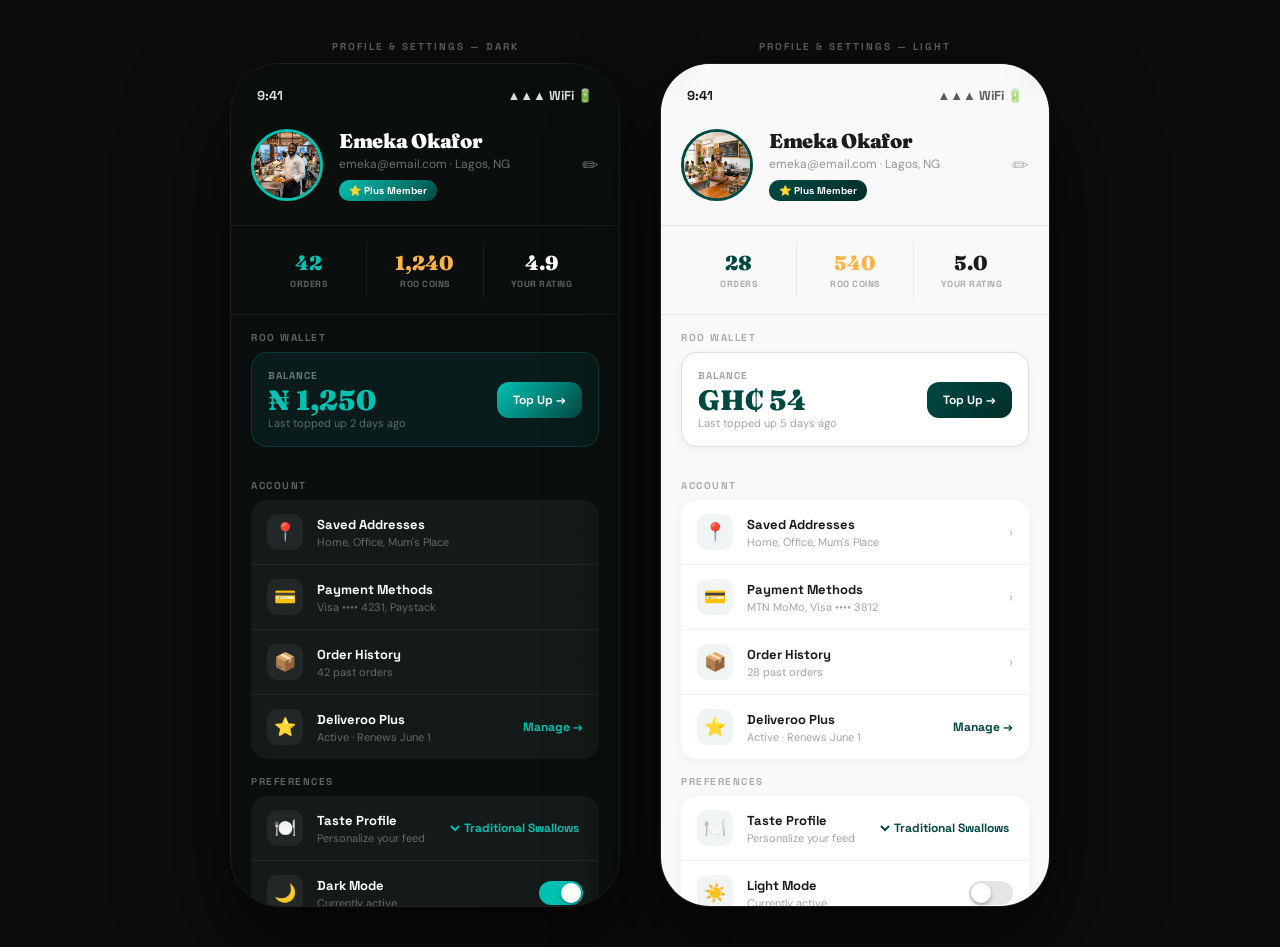
<file: app prototype/12_profile_settings.html>
<!DOCTYPE html><html lang="en"><head><meta charset="UTF-8"><title>12 – User Profile & Settings</title>
<link href="https://fonts.googleapis.com/css2?family=Fraunces:ital,opsz,wght@1,9..144,700;0,9..144,900&family=DM+Sans:wght@300;400;700&family=Space+Grotesk:wght@500;700&display=swap" rel="stylesheet">
<style>
*{margin:0;padding:0;box-sizing:border-box}
:root{--teal:#00C1B2;--td:#004943;--org:#FF6B35;--amb:#FFB347;--ink:#1A1C1C;--cream:#F9F9F9}
body{background:#0d0d0d;display:flex;gap:40px;padding:40px;justify-content:center;flex-wrap:wrap;font-family:'DM Sans',sans-serif}
.col{display:flex;flex-direction:column;align-items:center;gap:10px}
.lbl{font-family:'Space Grotesk',sans-serif;font-size:10px;font-weight:700;letter-spacing:2px;text-transform:uppercase;color:rgba(255,255,255,.35)}
.phone{width:390px;height:844px;border-radius:50px;overflow:hidden;position:relative;flex-shrink:0;border:1.5px solid rgba(255,255,255,.08);box-shadow:0 40px 100px rgba(0,0,0,.7)}
.screen{width:100%;height:100%;overflow-y:auto;scrollbar-width:none}
.screen::-webkit-scrollbar{display:none}
.sb{position:sticky;top:0;z-index:30;height:48px;display:flex;align-items:flex-end;justify-content:space-between;padding:0 26px 8px;backdrop-filter:blur(14px);font-family:'Space Grotesk',sans-serif;font-size:13px;font-weight:700}

/* Profile hero */
.profile-hero{padding:16px 20px 24px;display:flex;align-items:center;gap:16px;border-bottom:1px solid}
.profile-avatar{width:72px;height:72px;border-radius:50%;overflow:hidden;border:3px solid var(--teal);flex-shrink:0;position:relative}
.profile-avatar img{width:100%;height:100%;object-fit:cover}
.plus-ring{position:absolute;inset:-4px;border-radius:50%;border:2px solid var(--teal);opacity:.4}
.profile-info{flex:1}
.profile-name{font-family:'Fraunces',Georgia,serif;font-size:20px;font-weight:900;letter-spacing:-.3px}
.profile-meta{font-size:12px;margin-top:3px}
.profile-plus-badge{display:inline-flex;align-items:center;gap:5px;background:linear-gradient(135deg,var(--teal) 0%,var(--td) 100%);border-radius:10px;padding:4px 10px;font-family:'Space Grotesk',sans-serif;font-size:10px;font-weight:700;color:#fff;margin-top:8px}

/* Stats mini row */
.stats-row{display:flex;padding:16px 20px;gap:0;border-bottom:1px solid}
.stat{flex:1;display:flex;flex-direction:column;align-items:center;gap:3px;padding:8px 0;border-right:1px solid}
.stat:last-child{border-right:none}
.stat-num{font-family:'Fraunces',Georgia,serif;font-size:20px;font-weight:900}
.stat-label{font-family:'Space Grotesk',sans-serif;font-size:9px;font-weight:700;letter-spacing:.5px;text-transform:uppercase}

/* Section groups */
.settings-section{padding:16px 20px 0}
.settings-title{font-family:'Space Grotesk',sans-serif;font-size:10px;font-weight:700;letter-spacing:1.5px;text-transform:uppercase;margin-bottom:8px}
.settings-group{border-radius:16px;overflow:hidden;margin-bottom:16px}
.settings-item{display:flex;align-items:center;gap:14px;padding:14px 16px;border-bottom:1px solid;cursor:pointer}
.settings-item:last-child{border-bottom:none}
.s-icon{width:36px;height:36px;border-radius:10px;display:flex;align-items:center;justify-content:center;font-size:18px;flex-shrink:0}
.s-text{flex:1}
.s-label{font-family:'Space Grotesk',sans-serif;font-size:13px;font-weight:700}
.s-sub{font-size:11px;margin-top:2px}
.s-arrow{font-size:14px;opacity:.3}
.s-value{font-family:'Space Grotesk',sans-serif;font-size:12px;font-weight:700;color:var(--teal)}

/* Toggle switch */
.toggle-wrap{display:flex;align-items:center}
.toggle{width:44px;height:24px;border-radius:12px;position:relative;cursor:pointer;flex-shrink:0}
.toggle-thumb{position:absolute;top:2px;width:20px;height:20px;border-radius:50%;background:#fff;transition:left .2s;box-shadow:0 2px 4px rgba(0,0,0,.3)}
.toggle.on{background:var(--teal)}
.toggle.on .toggle-thumb{left:22px}
.toggle.off{background:rgba(255,255,255,.15)}
.toggle.off .toggle-thumb{left:2px}

/* Wallet card */
.wallet-card{margin:0 20px 16px;padding:16px;border-radius:16px;display:flex;align-items:center;justify-content:space-between;border:1px solid}
.wallet-left{}
.wallet-label{font-family:'Space Grotesk',sans-serif;font-size:10px;font-weight:700;letter-spacing:1px;text-transform:uppercase}
.wallet-amount{font-family:'Fraunces',Georgia,serif;font-size:28px;font-weight:900;line-height:1;margin-top:4px}
.wallet-sub{font-size:11px;margin-top:2px}
.wallet-topup{padding:10px 16px;border-radius:12px;font-family:'Space Grotesk',sans-serif;font-size:12px;font-weight:700;color:#fff;background:linear-gradient(135deg,var(--teal) 0%,var(--td) 100%);cursor:pointer}

/* Logout */
.logout-btn{margin:0 20px 20px;padding:14px;border-radius:14px;text-align:center;font-family:'Space Grotesk',sans-serif;font-size:13px;font-weight:700;cursor:pointer;border:1.5px solid rgba(255,107,53,.3);color:var(--org)}



/* Dark */
.dk{background:#0a0f0e}
.dk .sb{background:rgba(10,15,14,.94);color:rgba(255,255,255,.85)}
.dk .profile-hero{border-color:rgba(255,255,255,.07)}
.dk .profile-name{color:#fff}
.dk .profile-meta{color:rgba(255,255,255,.4)}
.dk .stats-row{border-color:rgba(255,255,255,.07)}
.dk .stat{border-color:rgba(255,255,255,.07)}
.dk .stat-num{color:#fff}
.dk .stat-label{color:rgba(255,255,255,.35)}
.dk .settings-title{color:rgba(255,255,255,.35)}
.dk .settings-group{background:#141a19}
.dk .settings-item{border-color:rgba(255,255,255,.06)}
.dk .s-icon{background:rgba(255,255,255,.06)}
.dk .s-label{color:#fff}
.dk .s-sub{color:rgba(255,255,255,.35)}
.dk .toggle.off{background:rgba(255,255,255,.12)}
.dk .wallet-card{background:rgba(0,193,178,.07);border-color:rgba(0,193,178,.2)}
.dk .wallet-label{color:rgba(255,255,255,.4)}
.dk .wallet-amount{color:#fff}
.dk .wallet-sub{color:rgba(255,255,255,.35)}
/* Light */
.lt{background:var(--cream)}
.lt .sb{background:rgba(249,249,249,.94);color:rgba(26,28,28,.85)}
.lt .profile-hero{border-color:rgba(0,0,0,.07)}
.lt .profile-avatar{border-color:var(--td)}
.lt .profile-name{color:var(--ink)}
.lt .profile-meta{color:rgba(26,28,28,.45)}
.lt .stats-row{border-color:rgba(0,0,0,.07)}
.lt .stat{border-color:rgba(0,0,0,.07)}
.lt .stat-num{color:var(--ink)}
.lt .stat-label{color:rgba(26,28,28,.35)}
.lt .settings-title{color:rgba(26,28,28,.35)}
.lt .settings-group{background:#fff;box-shadow:0 2px 10px rgba(0,0,0,.05)}
.lt .settings-item{border-color:rgba(0,0,0,.06)}
.lt .s-icon{background:rgba(0,73,67,.06)}
.lt .s-label{color:var(--ink)}
.lt .s-sub{color:rgba(26,28,28,.4)}
.lt .s-value{color:var(--td)}
.lt .toggle.on{background:var(--td)}
.lt .toggle.off{background:rgba(0,0,0,.12)}
.lt .wallet-card{background:#fff;border-color:rgba(0,73,67,.15);box-shadow:0 2px 10px rgba(0,73,67,.06)}
.lt .wallet-label{color:rgba(26,28,28,.4)}
.lt .wallet-amount{color:var(--ink)}
.lt .wallet-sub{color:rgba(26,28,28,.4)}
.lt .wallet-topup{background:linear-gradient(135deg,var(--td) 0%,#002e2a 100%)}


/* Floating pill nav */
.bottom-nav-wrap{position:sticky;bottom:0;z-index:50;padding:0 20px 28px;display:flex;justify-content:center;pointer-events:none}
.bottom-nav{display:inline-flex;align-items:center;gap:4px;padding:6px;border-radius:60px;pointer-events:all}
.nav-item{display:flex;flex-direction:column;align-items:center;justify-content:center;gap:4px;padding:10px 18px;border-radius:50px;cursor:pointer;transition:all .25s cubic-bezier(.34,1.56,.64,1);min-width:58px;position:relative}
.nav-item.active{flex-direction:row;gap:8px;padding:12px 22px}
.nav-icon{width:20px;height:20px;display:flex;align-items:center;justify-content:center;flex-shrink:0}
.nav-icon img{width:100%;height:100%;object-fit:contain;transition:filter .2s}
.nav-label{font-family:'Space Grotesk',sans-serif;font-size:11px;font-weight:700;letter-spacing:.2px;white-space:nowrap}
.nav-dot{position:absolute;top:5px;right:10px;width:7px;height:7px;border-radius:50%;background:var(--orange,#FF6B35);border:2px solid transparent}
.dk .bottom-nav{background:#1c2423;box-shadow:0 8px 32px rgba(0,0,0,.55),0 2px 8px rgba(0,0,0,.3);border:1px solid rgba(255,255,255,.06)}
.dk .nav-item .nav-icon img{filter:brightness(0) invert(1) opacity(.35)}
.dk .nav-item .nav-label{color:rgba(255,255,255,.38)}
.dk .nav-item.active{background:var(--teal,#00C1B2)}
.dk .nav-item.active .nav-label{color:#fff}
.dk .nav-item.active .nav-icon img{filter:brightness(0) invert(1)}
.dk .nav-dot{border-color:#1c2423}
.lt .bottom-nav{background:#fff;box-shadow:0 8px 32px rgba(0,0,0,.13),0 2px 8px rgba(0,0,0,.06)}
.lt .nav-item .nav-icon img{filter:opacity(.3)}
.lt .nav-item .nav-label{color:rgba(26,28,28,.38)}
.lt .nav-item.active{background:#1A1C1C}
.lt .nav-item.active .nav-label{color:#fff}
.lt .nav-item.active .nav-icon img{filter:brightness(0) invert(1)}
.lt .nav-dot{border-color:#fff}

</style>
<style id="mode-style">
    body.app-mode { 
        padding: 0 !important; 
        gap: 0 !important; 
        justify-content: flex-start !important; 
        overflow: hidden !important;
        background: #000 !important;
    }
    body.app-mode .col { display: none !important; width: 390px; height: 844px; }
    body.app-mode.nigeria .col:nth-of-type(1) { display: flex !important; }
    body.app-mode.ghana .col:nth-of-type(2) { display: flex !important; }
    body.app-mode .phone { 
        width: 390px !important; 
        height: 844px !important; 
        border-radius: 0 !important; 
        border: none !important; 
        box-shadow: none !important;
    }
    body.app-mode .lbl { display: none !important; }
</style>
<script>
    window.addEventListener('message', (e) => {
        if (e.data.type === 'setMode') {
            document.body.classList.add('app-mode');
            document.body.classList.remove('nigeria', 'ghana');
            document.body.classList.add(e.data.mode);
        }
    });
    // Default to app mode if inside iframe
    if (window.self !== window.top) {
        document.addEventListener('DOMContentLoaded', () => {
            document.body.classList.add('app-mode');
            let country = localStorage.getItem('deliveroo_country') || 'nigeria';
            document.body.classList.remove('nigeria', 'ghana');
            document.body.classList.add(country);
        });
    }
</script>


<style id="nav-fix-style">
    /* Force the navigation to stay at the bottom of the device frame */
    body.app-mode .bottom-nav-wrap {
        position: fixed !important;
        bottom: 25px !important;
        left: 0 !important;
        right: 0 !important;
        z-index: 10000 !important;
        width: 390px !important;
        margin: 0 auto !important;
        padding: 0 !important;
        display: flex !important;
        justify-content: center !important;
        pointer-events: none !important;
    }
    body.app-mode .bottom-nav {
        pointer-events: auto !important;
        transform: scale(0.95); /* Slight scale down to ensure fit */
    }
    /* Ensure the screen content doesn't get hidden behind the nav */
    body.app-mode .screen {
        padding-bottom: 100px !important;
        height: 844px !important;
        width: 390px !important;
    }
</style>

</head><body>

<!-- DARK PROFILE -->
<div class="col"><div class="lbl">Profile & Settings — Dark</div>
<div class="phone"><div class="screen dk">
  <div class="sb"><span>9:41</span><span style="color:rgba(255,255,255,.85)">▲▲▲ WiFi 🔋</span></div>

  <!-- Profile header -->
  <div class="profile-hero">
    <div class="profile-avatar">
      <div class="plus-ring"></div>
      <img src="../assets/emeka.png" alt="Emeka">
    </div>
    <div class="profile-info">
      <div class="profile-name">Emeka Okafor</div>
      <div class="profile-meta" style="color:rgba(255,255,255,.4)">emeka@email.com · Lagos, NG</div>
      <div class="profile-plus-badge">⭐ Plus Member</div>
    </div>
    <div class="edit-profile-btn" style="font-size:20px;cursor:pointer;color:rgba(255,255,255,.4)">✏</div>
  </div>

  <!-- Stats -->
  <div class="stats-row">
    <div class="stat"><div class="stat-num" style="color:var(--teal)">42</div><div class="stat-label" style="color:rgba(255,255,255,.35)">Orders</div></div>
    <div class="stat"><div class="stat-num" style="color:var(--amb)">1,240</div><div class="stat-label" style="color:rgba(255,255,255,.35)">Roo Coins</div></div>
    <div class="stat"><div class="stat-num" style="color:#fff">4.9</div><div class="stat-label" style="color:rgba(255,255,255,.35)">Your Rating</div></div>
  </div>

  <!-- Wallet -->
  <div class="settings-section" style="padding-bottom:0">
    <div class="settings-title">Roo Wallet</div>
  </div>
  <div class="wallet-card">
    <div class="wallet-left">
      <div class="wallet-label">Balance</div>
      <div class="wallet-amount" style="color:var(--teal)">₦ 1,250</div>
      <div class="wallet-sub">Last topped up 2 days ago</div>
    </div>
    <div class="wallet-topup">Top Up →</div>
  </div>

  <!-- Account settings -->
  <div class="settings-section">
    <div class="settings-title">Account</div>
    <div class="settings-group">
      <div class="settings-item">
        <div class="s-icon">📍</div>
        <div class="s-text"><div class="s-label">Saved Addresses</div><div class="s-sub">Home, Office, Mum's Place</div></div>
        <div class="s-arrow">›</div>
      </div>
      <div class="settings-item">
        <div class="s-icon">💳</div>
        <div class="s-text"><div class="s-label">Payment Methods</div><div class="s-sub">Visa •••• 4231, Paystack</div></div>
        <div class="s-arrow">›</div>
      </div>
      <div class="settings-item">
        <div class="s-icon">📦</div>
        <div class="s-text"><div class="s-label">Order History</div><div class="s-sub">42 past orders</div></div>
        <div class="s-arrow">›</div>
      </div>
      <div class="settings-item">
        <div class="s-icon">⭐</div>
        <div class="s-text"><div class="s-label">Deliveroo Plus</div><div class="s-sub">Active · Renews June 1</div></div>
        <div class="s-value">Manage →</div>
      </div>
    </div>

    <div class="settings-title">Preferences</div>
    <div class="settings-group">
      <div class="settings-item">
        <div class="s-icon">🍽️</div>
        <div class="s-text"><div class="s-label">Taste Profile</div><div class="s-sub">Personalize your feed</div></div>
        <select class="taste-select" style="background:transparent; border:none; color:var(--teal); font-family:'Space Grotesk',sans-serif; font-size:12px; font-weight:700; outline:none; cursor:pointer; text-align-last:right; direction: rtl;">
          <option value="traditional" style="background:#141a19; color:#fff;">Traditional Swallows</option>
          <option value="spicy" style="background:#141a19; color:#fff;">Spicy Grills</option>
          <option value="fastfood" style="background:#141a19; color:#fff;">Fast Food &amp; Bites</option>
        </select>
      </div>
      <div class="settings-item">
        <div class="s-icon">🌙</div>
        <div class="s-text"><div class="s-label">Dark Mode</div><div class="s-sub">Currently active</div></div>
        <div class="toggle-wrap"><div class="toggle on"><div class="toggle-thumb"></div></div></div>
      </div>
      <div class="settings-item">
        <div class="s-icon">🔔</div>
        <div class="s-text"><div class="s-label">Push Notifications</div><div class="s-sub">Order updates, promos</div></div>
        <div class="toggle-wrap"><div class="toggle on"><div class="toggle-thumb"></div></div></div>
      </div>
      <div class="settings-item">
        <div class="s-icon">🗺️</div>
        <div class="s-text"><div class="s-label">Location Services</div><div class="s-sub">While using app</div></div>
        <div class="toggle-wrap"><div class="toggle on"><div class="toggle-thumb"></div></div></div>
      </div>
      <div class="settings-item">
        <div class="s-icon">🤖</div>
        <div class="s-text"><div class="s-label">Roo Proactive Alerts</div><div class="s-sub">Delay & route notifications</div></div>
        <div class="toggle-wrap"><div class="toggle on"><div class="toggle-thumb"></div></div></div>
      </div>
    </div>

    <div class="settings-title">Support</div>
    <div class="settings-group">
      <div class="settings-item">
        <div class="s-icon">💬</div>
        <div class="s-text"><div class="s-label">Chat with Roo</div></div>
        <div class="s-arrow">›</div>
      </div>
      <div class="settings-item">
        <div class="s-icon">📋</div>
        <div class="s-text"><div class="s-label">Help Centre</div></div>
        <div class="s-arrow">›</div>
      </div>
    </div>
  </div>

  <div class="logout-btn">Sign Out</div>
  <div style="height:90px"></div></div>
    <div class="nav-item"><div class="nav-icon">🔍</div><div class="nav-label">Search</div></div>
    <div class="nav-item"><div class="nav-icon">📦</div><div class="nav-label">Orders</div></div>
    <div class="nav-item"><div class="nav-icon" style="color:var(--teal)">👤</div><div class="nav-label" style="color:var(--teal)">Account</div></div>
  </div>
</div></div></div>

<!-- LIGHT PROFILE -->
<div class="col"><div class="lbl">Profile & Settings — Light</div>
<div class="phone"><div class="screen lt">
  <div class="sb"><span style="color:var(--ink)">9:41</span><span style="color:rgba(26,28,28,.7)">▲▲▲ WiFi 🔋</span></div>

  <div class="profile-hero" style="border-color:rgba(0,0,0,.07)">
    <div class="profile-avatar" style="border-color:var(--td)">
      <div class="plus-ring" style="border-color:var(--td)"></div>
      <img src="../assets/akosua.png" alt="Akosua">
    </div>
    <div class="profile-info">
      <div class="profile-name" style="color:var(--ink)">Akosua Mensah</div>
      <div class="profile-meta" style="color:rgba(26,28,28,.45)">akosua@email.com · Accra, GH</div>
      <div class="profile-plus-badge" style="background:linear-gradient(135deg,var(--td) 0%,#002e2a 100%)">⭐ Plus Member</div>
    </div>
    <div class="edit-profile-btn" style="font-size:20px;cursor:pointer;color:rgba(26,28,28,.3)">✏</div>
  </div>

  <div class="stats-row" style="border-color:rgba(0,0,0,.07)">
    <div class="stat" style="border-color:rgba(0,0,0,.07)"><div class="stat-num" style="color:var(--td)">28</div><div class="stat-label" style="color:rgba(26,28,28,.35)">Orders</div></div>
    <div class="stat" style="border-color:rgba(0,0,0,.07)"><div class="stat-num" style="color:var(--amb)">540</div><div class="stat-label" style="color:rgba(26,28,28,.35)">Roo Coins</div></div>
    <div class="stat" style="border-color:rgba(0,0,0,.07)"><div class="stat-num" style="color:var(--ink)">5.0</div><div class="stat-label" style="color:rgba(26,28,28,.35)">Your Rating</div></div>
  </div>

  <div class="settings-section" style="padding-bottom:0">
    <div class="settings-title" style="color:rgba(26,28,28,.35)">Roo Wallet</div>
  </div>
  <div class="wallet-card" style="background:#fff;border-color:rgba(0,73,67,.15);box-shadow:0 2px 10px rgba(0,73,67,.06)">
    <div class="wallet-left">
      <div class="wallet-label" style="color:rgba(26,28,28,.4)">Balance</div>
      <div class="wallet-amount" style="color:var(--td)">GH₵ 54</div>
      <div class="wallet-sub" style="color:rgba(26,28,28,.4)">Last topped up 5 days ago</div>
    </div>
    <div class="wallet-topup" style="background:linear-gradient(135deg,var(--td) 0%,#002e2a 100%)">Top Up →</div>
  </div>

  <div class="settings-section">
    <div class="settings-title" style="color:rgba(26,28,28,.35)">Account</div>
    <div class="settings-group" style="background:#fff;box-shadow:0 2px 10px rgba(0,0,0,.05)">
      <div class="settings-item" style="border-color:rgba(0,0,0,.06)"><div class="s-icon" style="background:rgba(0,73,67,.06)">📍</div><div class="s-text"><div class="s-label" style="color:var(--ink)">Saved Addresses</div><div class="s-sub" style="color:rgba(26,28,28,.4)">Home, Office, Mum's Place</div></div><div class="s-arrow">›</div></div>
      <div class="settings-item" style="border-color:rgba(0,0,0,.06)"><div class="s-icon" style="background:rgba(0,73,67,.06)">💳</div><div class="s-text"><div class="s-label" style="color:var(--ink)">Payment Methods</div><div class="s-sub" style="color:rgba(26,28,28,.4)">MTN MoMo, Visa •••• 3812</div></div><div class="s-arrow">›</div></div>
      <div class="settings-item" style="border-color:rgba(0,0,0,.06)"><div class="s-icon" style="background:rgba(0,73,67,.06)">📦</div><div class="s-text"><div class="s-label" style="color:var(--ink)">Order History</div><div class="s-sub" style="color:rgba(26,28,28,.4)">28 past orders</div></div><div class="s-arrow">›</div></div>
      <div class="settings-item"><div class="s-icon" style="background:rgba(0,73,67,.06)">⭐</div><div class="s-text"><div class="s-label" style="color:var(--ink)">Deliveroo Plus</div><div class="s-sub" style="color:rgba(26,28,28,.4)">Active · Renews June 1</div></div><div class="s-value" style="color:var(--td)">Manage →</div></div>
    </div>

    <div class="settings-title" style="color:rgba(26,28,28,.35)">Preferences</div>
    <div class="settings-group" style="background:#fff;box-shadow:0 2px 10px rgba(0,0,0,.05)">
      <div class="settings-item" style="border-color:rgba(0,0,0,.06)">
        <div class="s-icon" style="background:rgba(0,73,67,.06)">🍽️</div>
        <div class="s-text"><div class="s-label" style="color:var(--ink)">Taste Profile</div><div class="s-sub" style="color:rgba(26,28,28,.4)">Personalize your feed</div></div>
        <select class="taste-select" style="background:transparent; border:none; color:var(--td); font-family:'Space Grotesk',sans-serif; font-size:12px; font-weight:700; outline:none; cursor:pointer; text-align-last:right; direction: rtl;">
          <option value="traditional" style="background:#fff; color:var(--ink);">Traditional Swallows</option>
          <option value="spicy" style="background:#fff; color:var(--ink);">Spicy Grills</option>
          <option value="fastfood" style="background:#fff; color:var(--ink);">Fast Food &amp; Bites</option>
        </select>
      </div>
      <div class="settings-item" style="border-color:rgba(0,0,0,.06)"><div class="s-icon" style="background:rgba(0,73,67,.06)">☀️</div><div class="s-text"><div class="s-label" style="color:var(--ink)">Light Mode</div><div class="s-sub" style="color:rgba(26,28,28,.4)">Currently active</div></div><div class="toggle-wrap"><div class="toggle off" style="background:rgba(0,0,0,.1)"><div class="toggle-thumb"></div></div></div></div>
      <div class="settings-item" style="border-color:rgba(0,0,0,.06)"><div class="s-icon" style="background:rgba(0,73,67,.06)">🔔</div><div class="s-text"><div class="s-label" style="color:var(--ink)">Push Notifications</div><div class="s-sub" style="color:rgba(26,28,28,.4)">Order updates, promos</div></div><div class="toggle-wrap"><div class="toggle on" style="background:var(--td)"><div class="toggle-thumb" style="left:22px"></div></div></div></div>
      <div class="settings-item" style="border-color:rgba(0,0,0,.06)"><div class="s-icon" style="background:rgba(0,73,67,.06)">🤖</div><div class="s-text"><div class="s-label" style="color:var(--ink)">Roo Proactive Alerts</div><div class="s-sub" style="color:rgba(26,28,28,.4)">Delay & route notifications</div></div><div class="toggle-wrap"><div class="toggle on" style="background:var(--td)"><div class="toggle-thumb" style="left:22px"></div></div></div></div>
    </div>

    <div class="settings-title" style="color:rgba(26,28,28,.35)">Support</div>
    <div class="settings-group" style="background:#fff;box-shadow:0 2px 10px rgba(0,0,0,.05)">
      <div class="settings-item" style="border-color:rgba(0,0,0,.06)"><div class="s-icon" style="background:rgba(0,73,67,.06)">💬</div><div class="s-text"><div class="s-label" style="color:var(--ink)">Chat with Roo</div></div><div class="s-arrow">›</div></div>
      <div class="settings-item"><div class="s-icon" style="background:rgba(0,73,67,.06)">📋</div><div class="s-text"><div class="s-label" style="color:var(--ink)">Help Centre</div></div><div class="s-arrow">›</div></div>
    </div>
  </div>

  <div class="logout-btn" style="border-color:rgba(255,107,53,.25)">Sign Out</div>
  <div style="height:90px"></div></div>
    <div class="nav-item"><div class="nav-icon">🔍</div><div class="nav-label" style="color:rgba(26,28,28,.35)">Search</div></div>
    <div class="nav-item"><div class="nav-icon">📦</div><div class="nav-label" style="color:rgba(26,28,28,.35)">Orders</div></div>
    <div class="nav-item"><div class="nav-icon" style="color:var(--td)">👤</div><div class="nav-label" style="color:var(--td)">Account</div></div>
  </div>
</div></div></div>


<script>
    document.addEventListener('DOMContentLoaded', () => {
        const navigate = (file) => {
            window.parent.postMessage({ type: 'navigate', file: file }, '*');
        };

        // Determine country and initialize user profile if empty
        let country = localStorage.getItem('deliveroo_country') || 'nigeria';
        const isGhana = country === 'ghana';
        
        function loadUserProfile() {
            let defaultName = isGhana ? 'Akosua Mensah' : 'Emeka Okafor';
            let defaultEmail = isGhana ? 'akosua@email.com' : 'emeka@email.com';
            let defaultCity = isGhana ? 'Accra, GH' : 'Lagos, NG';
            
            let profile = JSON.parse(localStorage.getItem('deliveroo_user_profile') || 'null');
            if (!profile) {
                profile = {
                    name: defaultName,
                    email: defaultEmail,
                    city: defaultCity
                };
                localStorage.setItem('deliveroo_user_profile', JSON.stringify(profile));
            }
            
            // Render to all columns (Dark and Light)
            document.querySelectorAll('.profile-name').forEach(el => {
                el.innerText = profile.name;
            });
            document.querySelectorAll('.profile-meta').forEach(el => {
                el.innerText = `${profile.email} · ${profile.city}`;
            });
        }

        loadUserProfile();
        
        // Initialize food preference dropdowns
        const foodPref = localStorage.getItem('deliveroo_food_preference') || 'traditional';
        document.querySelectorAll('.taste-select').forEach(select => {
            select.value = foodPref;
            select.addEventListener('change', (e) => {
                const newVal = e.target.value;
                localStorage.setItem('deliveroo_food_preference', newVal);
                document.querySelectorAll('.taste-select').forEach(sel => {
                    sel.value = newVal;
                });
            });
        });

        // Edit profile button action
        document.querySelectorAll('.edit-profile-btn').forEach(btn => {
            btn.addEventListener('click', (e) => {
                e.stopPropagation();
                let profile = JSON.parse(localStorage.getItem('deliveroo_user_profile') || 'null');
                if (!profile) return;
                
                const newName = prompt("Enter your name:", profile.name);
                if (newName === null) return;
                const newEmail = prompt("Enter your email address:", profile.email);
                if (newEmail === null) return;
                
                profile.name = newName.trim() || profile.name;
                profile.email = newEmail.trim() || profile.email;
                
                localStorage.setItem('deliveroo_user_profile', JSON.stringify(profile));
                loadUserProfile();
            });
        });

        // Sign Out button action
        document.querySelectorAll('.logout-btn').forEach(btn => {
            btn.addEventListener('click', () => {
                localStorage.removeItem('deliveroo_user_profile');
                localStorage.removeItem('deliveroo_cart');
                localStorage.removeItem('deliveroo_active_order');
                localStorage.removeItem('deliveroo_chat_history_nigeria');
                localStorage.removeItem('deliveroo_chat_history_ghana');
                navigate('02_authentication.html');
            });
        });

        // Navigation Mappings
        const selectors = [
            { sel: '.auth-btn, .verify-btn, .otp-input', to: '03_home_feed.html' },
            { sel: '.rest-card, .trending-item', to: '05_restaurant_menu.html' },
            { sel: '.dish-card, .menu-item', to: '06_item_customization.html' },
            { sel: '.add-cart', to: '07_cart_checkout.html' },
            { sel: '.checkout-btn', to: '08_live_tracking.html' },
            { sel: '.roo-fab, .chat-btn', to: '10_roo_chat.html' },
            { sel: '.nav-item:nth-child(1)', to: '03_home_feed.html' },
            { sel: '.nav-item:nth-child(2)', to: '04_search_explore.html' },
            { sel: '.nav-item:nth-child(3)', to: '08_live_tracking.html' },
            { sel: '.nav-item:nth-child(4)', to: '12_profile_settings.html' },
            { sel: '.back-btn', to: '03_home_feed.html' }
        ];

        selectors.forEach(item => {
            document.querySelectorAll(item.sel).forEach(el => {
                el.style.cursor = 'pointer';
                el.addEventListener('click', (e) => {
                    e.preventDefault();
                    navigate(item.to);
                });
            });
        });
    });
</script>

</body></html>
</file>
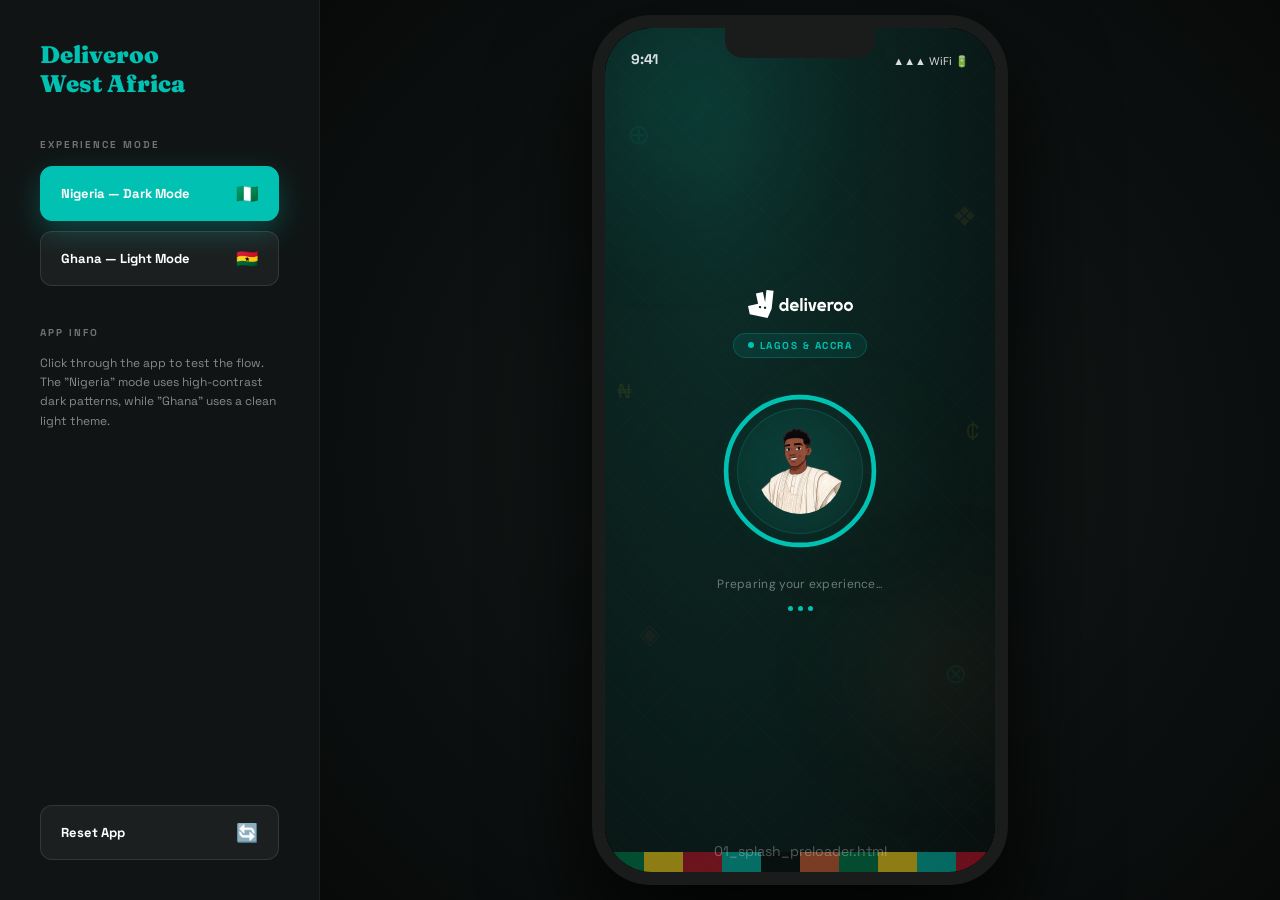
<file: app prototype/Deliveroo_App.html>
<!DOCTYPE html>
<html lang="en">
<head>
    <meta charset="UTF-8">
    <meta name="viewport" content="width=device-width, initial-scale=1.0">
    <title>Deliveroo West Africa — Mobile Experience</title>
    <link href="https://fonts.googleapis.com/css2?family=Fraunces:wght@900&family=Space+Grotesk:wght@500;700&display=swap" rel="stylesheet">
    <style>
        :root {
            --teal: #00C1B2;
            --ink: #1A1C1C;
            --orange: #FF6B35;
        }

        * { margin: 0; padding: 0; box-sizing: border-box; }

        body {
            background: #080a0a;
            color: #fff;
            height: 100vh;
            display: flex;
            flex-direction: row; /* Sidebar layout */
            font-family: 'Space Grotesk', sans-serif;
            overflow: hidden;
        }

        /* Sidebar Controls */
        .sidebar {
            width: 320px;
            background: #101414;
            border-right: 1px solid rgba(255,255,255,0.05);
            padding: 40px;
            display: flex;
            flex-direction: column;
            gap: 40px;
            z-index: 100;
        }

        .logo {
            font-family: 'Fraunces', serif;
            font-size: 24px;
            font-weight: 900;
            color: var(--teal);
        }

        .control-group {
            display: flex;
            flex-direction: column;
            gap: 15px;
        }

        .label {
            font-size: 10px;
            text-transform: uppercase;
            letter-spacing: 2px;
            color: rgba(255,255,255,0.4);
            font-weight: 700;
        }

        .mode-switcher {
            display: flex;
            flex-direction: column;
            gap: 10px;
        }

        .btn {
            background: rgba(255,255,255,0.05);
            border: 1px solid rgba(255,255,255,0.1);
            color: #fff;
            padding: 15px 20px;
            border-radius: 12px;
            cursor: pointer;
            font-family: inherit;
            font-weight: 700;
            font-size: 13px;
            text-align: left;
            transition: all 0.2s ease;
            display: flex;
            align-items: center;
            justify-content: space-between;
        }

        .btn:hover { background: rgba(255,255,255,0.08); }
        .btn.active {
            background: var(--teal);
            border-color: var(--teal);
            box-shadow: 0 10px 30px rgba(0, 193, 178, 0.3);
        }

        .btn span { font-size: 18px; }

        /* Main Stage */
        .stage {
            flex: 1;
            display: flex;
            align-items: center;
            justify-content: center;
            background: radial-gradient(circle at center, #141a19 0%, #080a0a 100%);
            position: relative;
        }

        /* Phone Frame */
        .phone-frame {
            width: 416px; /* 390 + border */
            height: 870px; /* 844 + border */
            background: #000;
            border-radius: 60px;
            border: 13px solid #1a1c1c;
            box-shadow: 0 50px 100px rgba(0,0,0,0.9), inset 0 0 15px rgba(255,255,255,0.05);
            position: relative;
            overflow: hidden;
        }

        .phone-content {
            width: 390px;
            height: 844px;
            background: #000;
            overflow: hidden;
        }

        iframe {
            width: 100%;
            height: 100%;
            border: none;
        }

        /* Notch */
        .notch {
            position: absolute;
            top: 0;
            left: 50%;
            transform: translateX(-50%);
            width: 150px;
            height: 30px;
            background: #1a1c1c;
            border-bottom-left-radius: 18px;
            border-bottom-right-radius: 18px;
            z-index: 100;
        }

        .screen-info {
            position: absolute;
            bottom: 40px;
            font-size: 14px;
            color: rgba(255,255,255,0.3);
        }
    </style>
</head>
<body>

    <div class="sidebar">
        <div class="logo">Deliveroo <br>West Africa</div>
        
        <div class="control-group">
            <div class="label">Experience Mode</div>
            <div class="mode-switcher">
                <button class="btn active" id="btnNG" onclick="setMode('nigeria')">
                    Nigeria — Dark Mode <span>🇳🇬</span>
                </button>
                <button class="btn" id="btnGH" onclick="setMode('ghana')">
                    Ghana — Light Mode <span>🇬🇭</span>
                </button>
            </div>
        </div>

        <div class="control-group">
            <div class="label">App Info</div>
            <p style="font-size: 12px; line-height: 1.6; color: rgba(255,255,255,0.5);">
                Click through the app to test the flow. The "Nigeria" mode uses high-contrast dark patterns, while "Ghana" uses a clean light theme.
            </p>
        </div>

        <button class="btn" onclick="location.reload()" style="margin-top: auto;">
            Reset App <span>🔄</span>
        </button>
    </div>

    <div class="stage">
        <div class="phone-frame">
            <div class="notch"></div>
            <div class="phone-content">
                <iframe id="appFrame" src="01_splash_preloader.html"></iframe>
            </div>
        </div>
        <div class="screen-info" id="hud">01_splash_preloader.html</div>
    </div>

    <script>
        const frame = document.getElementById('appFrame');
        const hud = document.getElementById('hud');
        let currentMode = localStorage.getItem('deliveroo_country') || 'nigeria';

        function setMode(mode) {
            currentMode = mode;
            localStorage.setItem('deliveroo_country', mode);
            document.getElementById('btnNG').classList.toggle('active', mode === 'nigeria');
            document.getElementById('btnGH').classList.toggle('active', mode === 'ghana');
            
            // Send message to iframe
            if (frame.contentWindow) {
                frame.contentWindow.postMessage({ type: 'setMode', mode: mode }, '*');
            }
        }

        // Bridge for navigation
        window.addEventListener('message', (event) => {
            if (event.data.type === 'navigate') {
                frame.src = event.data.file;
                hud.innerText = event.data.file;
                
                // Re-apply mode after load
                frame.onload = () => {
                    setMode(currentMode);
                };
            }
        });

        // Initialize mode on first load
        frame.onload = () => {
            setMode(currentMode);
        };

        // Auto-advance Splash
        setTimeout(() => {
            if (frame.src.includes('01_splash')) {
                frame.src = '02_authentication.html';
            }
        }, 4500);
    </script>
</body>
</html>
</file>
